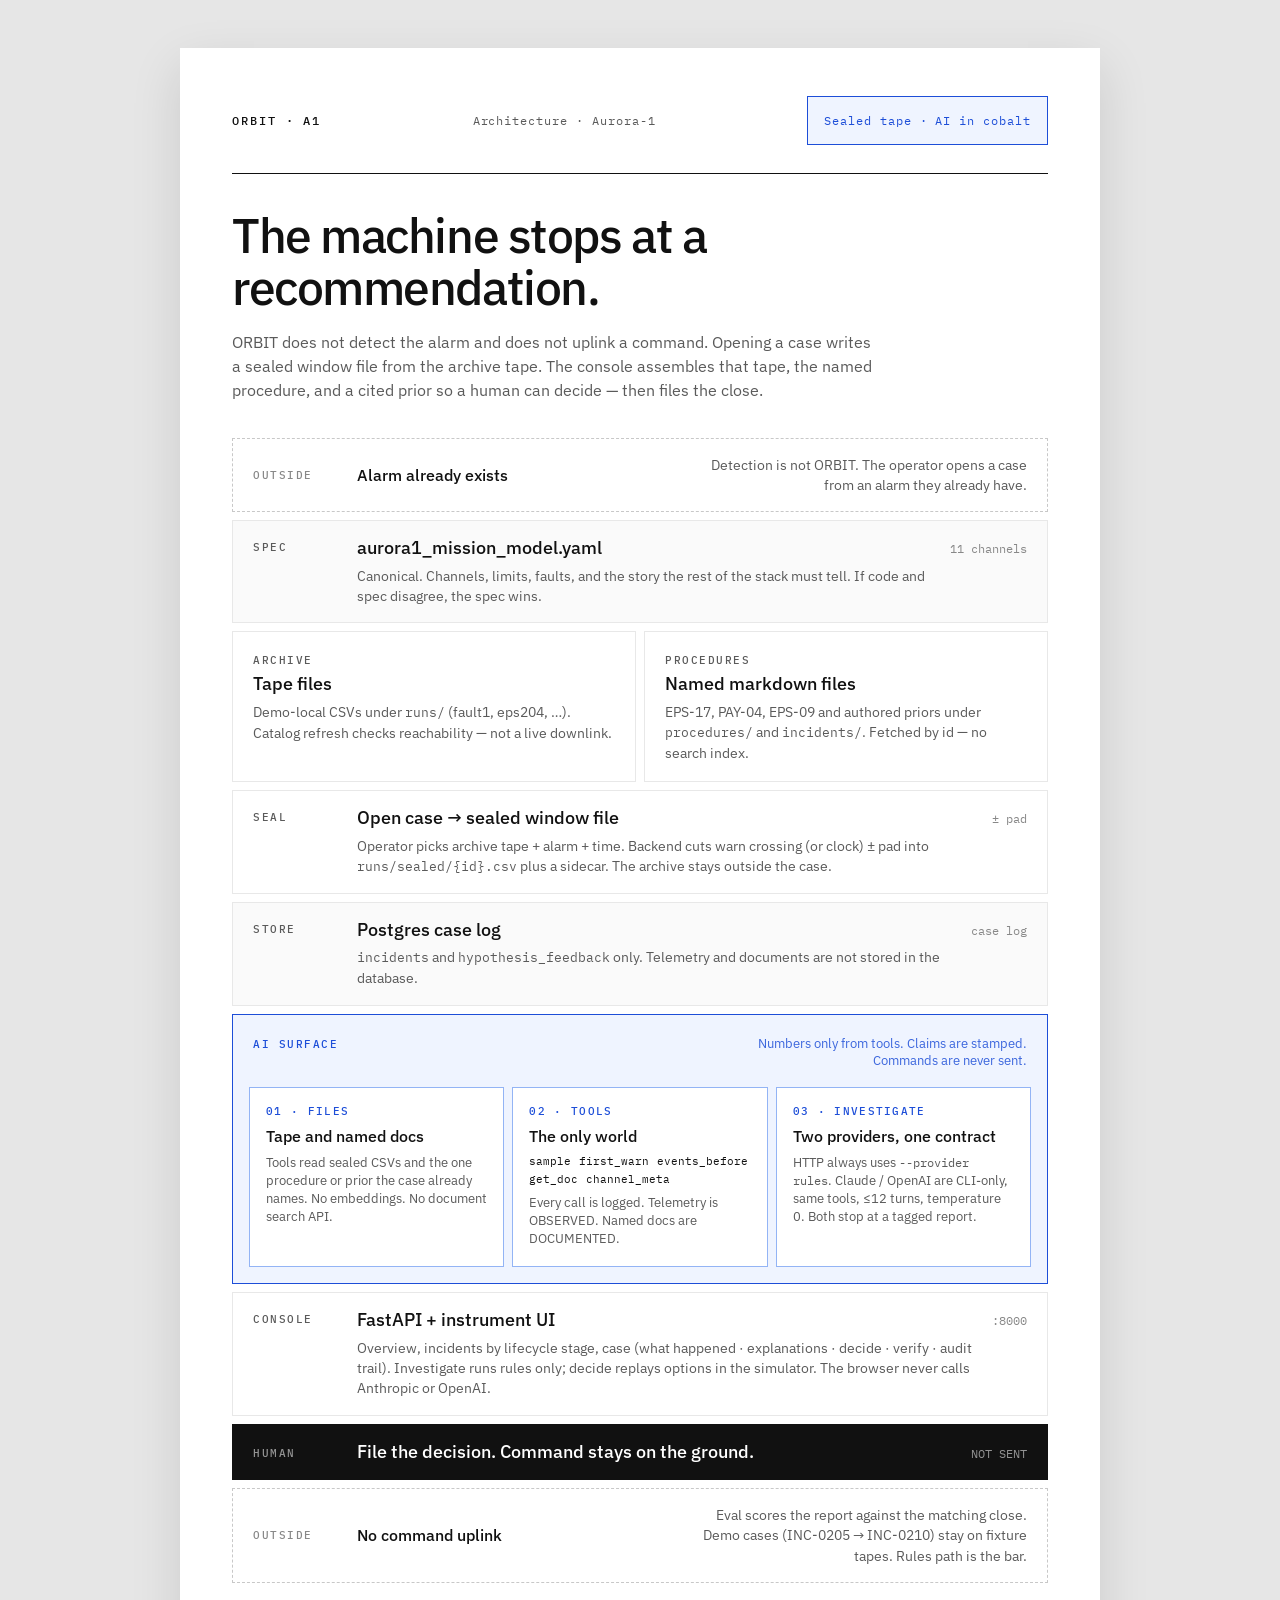
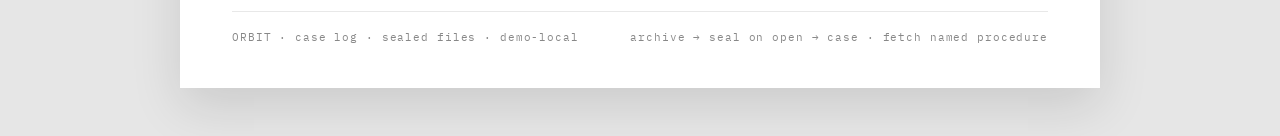
<file: docs/architecture.html>
<!DOCTYPE html>
<html lang="en">
<head>
  <meta charset="utf-8" />
  <meta name="viewport" content="width=device-width, initial-scale=1" />
  <title>ORBIT · Architecture · Sealed tape</title>
  <link rel="preconnect" href="https://fonts.googleapis.com" />
  <link rel="preconnect" href="https://fonts.gstatic.com" crossorigin />
  <link href="https://fonts.googleapis.com/css2?family=IBM+Plex+Mono:wght@400;500&family=IBM+Plex+Sans:wght@400;500;600&display=swap" rel="stylesheet" />
  <style>
    :root {
      --ink: #111111;
      --mute: #5a5a5a;
      --faint: #888888;
      --line: #e8e8e8;
      --dash: #c8c8c8;
      --wash: #fafafa;
      --paper: #ffffff;
      --cobalt: #1d4ed8;
      --cobalt-soft: #eff4ff;
      --cobalt-line: #93b4f5;
      --human: #111111;
    }

    * { box-sizing: border-box; }
    html, body {
      margin: 0;
      padding: 0;
      background: #e6e6e6;
      color: var(--ink);
      font-family: "IBM Plex Sans", sans-serif;
      -webkit-font-smoothing: antialiased;
    }

    .stage {
      min-height: 100vh;
      display: flex;
      justify-content: center;
      padding: 48px 24px;
    }

    .poster {
      width: 920px;
      background: var(--paper);
      padding: 48px 52px 44px;
      box-shadow: 0 18px 48px rgba(0, 0, 0, 0.12);
    }

    .mast {
      display: flex;
      align-items: baseline;
      justify-content: space-between;
      padding-bottom: 28px;
      border-bottom: 1px solid var(--ink);
    }
    .mast p {
      margin: 0;
      font-family: "IBM Plex Mono", monospace;
      font-size: 12px;
      letter-spacing: 0.12em;
    }
    .mast .brand { font-weight: 500; letter-spacing: 0.16em; }
    .mast .mid { color: var(--mute); font-weight: 400; letter-spacing: 0.08em; }
    .mast .ai { color: var(--cobalt); font-weight: 400; letter-spacing: 0.08em; }

    .title-block {
      display: flex;
      flex-direction: column;
      gap: 16px;
      padding: 36px 0 36px;
    }
    .title-block h1 {
      margin: 0;
      max-width: 18ch;
      font-size: 48px;
      font-weight: 500;
      letter-spacing: -0.03em;
      line-height: 1.08;
    }
    .title-block .lede {
      margin: 0;
      max-width: 64ch;
      font-size: 16px;
      line-height: 1.5;
      color: var(--mute);
    }

    .stack {
      display: flex;
      flex-direction: column;
      gap: 8px;
    }

    .row {
      display: flex;
      align-items: flex-start;
      gap: 16px;
      width: 100%;
      padding: 16px 20px;
      border: 1px solid var(--line);
      background: var(--paper);
    }
    .row.outside {
      align-items: center;
      justify-content: space-between;
      border-style: dashed;
      border-color: var(--dash);
      background: transparent;
    }
    .row.wash { background: var(--wash); }
    .row.human {
      background: var(--human);
      border-color: var(--human);
      color: #fff;
      align-items: center;
      justify-content: space-between;
    }
    .row.human .kicker { color: rgba(255, 255, 255, 0.55); }
    .row.human .name { color: #fff; }
    .row.human .note { color: rgba(255, 255, 255, 0.7); }
    .row.human .tag { color: rgba(255, 255, 255, 0.55); }

    .pair {
      display: flex;
      gap: 8px;
      width: 100%;
    }
    .pair > .cell {
      flex: 1;
      display: flex;
      flex-direction: column;
      gap: 6px;
      padding: 18px 20px;
      border: 1px solid var(--line);
      background: var(--paper);
      min-width: 0;
    }

    .kicker {
      margin: 0;
      width: 88px;
      flex-shrink: 0;
      padding-top: 3px;
      font-family: "IBM Plex Mono", monospace;
      font-size: 11px;
      font-weight: 500;
      letter-spacing: 0.14em;
      color: var(--mute);
    }
    .outside .kicker { color: var(--faint); width: 88px; padding-top: 0; }
    .body { flex: 1; min-width: 0; display: flex; flex-direction: column; gap: 6px; }
    .name {
      margin: 0;
      font-size: 18px;
      font-weight: 500;
      line-height: 1.25;
    }
    .note {
      margin: 0;
      font-size: 14px;
      font-weight: 400;
      line-height: 1.45;
      color: var(--mute);
    }
    .tag {
      margin: 0;
      flex-shrink: 0;
      font-family: "IBM Plex Mono", monospace;
      font-size: 12px;
      color: var(--faint);
      padding-top: 4px;
    }
    .outside-left {
      display: flex;
      align-items: center;
      gap: 16px;
      min-width: 0;
    }
    .outside .name { font-size: 16px; }
    .outside .note { max-width: 42ch; text-align: right; }

    .ai {
      border: 1.5px solid var(--cobalt);
      background: var(--cobalt-soft);
      padding: 16px;
      display: flex;
      flex-direction: column;
      gap: 10px;
    }
    .ai-head {
      display: flex;
      align-items: baseline;
      justify-content: space-between;
      gap: 16px;
      padding: 4px 4px 8px;
    }
    .ai-head .label {
      margin: 0;
      font-family: "IBM Plex Mono", monospace;
      font-size: 11px;
      font-weight: 500;
      letter-spacing: 0.14em;
      color: var(--cobalt);
    }
    .ai-head .hint {
      margin: 0;
      font-size: 13px;
      color: var(--cobalt);
      opacity: 0.85;
      text-align: right;
      max-width: 42ch;
    }
    .ai-grid {
      display: grid;
      grid-template-columns: 1fr 1fr 1fr;
      gap: 8px;
    }
    .ai-card {
      background: var(--paper);
      border: 1px solid var(--cobalt-line);
      padding: 16px 16px 18px;
      display: flex;
      flex-direction: column;
      gap: 8px;
      min-width: 0;
    }
    .ai-card .num {
      margin: 0;
      font-family: "IBM Plex Mono", monospace;
      font-size: 11px;
      font-weight: 500;
      letter-spacing: 0.12em;
      color: var(--cobalt);
    }
    .ai-card .name { font-size: 16px; }
    .ai-card .note { font-size: 13px; line-height: 1.4; }
    .tools {
      margin: 0;
      padding: 0;
      list-style: none;
      display: flex;
      flex-wrap: wrap;
      gap: 4px 8px;
      font-family: "IBM Plex Mono", monospace;
      font-size: 11px;
      color: var(--ink);
    }
    .tools li::before { content: none; }

    .foot {
      margin-top: 28px;
      padding-top: 18px;
      border-top: 1px solid var(--line);
      display: flex;
      justify-content: space-between;
      gap: 16px;
      font-family: "IBM Plex Mono", monospace;
      font-size: 11px;
      letter-spacing: 0.08em;
      color: var(--faint);
    }

    @media print {
      body { background: #fff; }
      .stage { padding: 0; }
      .poster { box-shadow: none; width: 100%; }
    }
  </style>
</head>
<body>
  <div class="stage">
    <article class="poster" aria-label="ORBIT architecture poster">
      <header class="mast">
        <p class="brand">ORBIT · A1</p>
        <p class="mid">Architecture · Aurora-1</p>
        <p class="ai">Sealed tape · AI in cobalt</p>
      </header>

      <div class="title-block">
        <h1>The machine stops at a recommendation.</h1>
        <p class="lede">
          ORBIT does not detect the alarm and does not uplink a command.
          Opening a case writes a sealed window file from the archive tape.
          The console assembles that tape, the named procedure, and a cited prior so a human can decide — then files the close.
        </p>
      </div>

      <div class="stack">
        <div class="row outside">
          <div class="outside-left">
            <p class="kicker">OUTSIDE</p>
            <p class="name">Alarm already exists</p>
          </div>
          <p class="note">Detection is not ORBIT. The operator opens a case from an alarm they already have.</p>
        </div>

        <div class="row wash">
          <p class="kicker">SPEC</p>
          <div class="body">
            <p class="name">aurora1_mission_model.yaml</p>
            <p class="note">Canonical. Channels, limits, faults, and the story the rest of the stack must tell. If code and spec disagree, the spec wins.</p>
          </div>
          <p class="tag">11 channels</p>
        </div>

        <div class="pair">
          <div class="cell">
            <p class="kicker" style="width:auto">ARCHIVE</p>
            <p class="name">Tape files</p>
            <p class="note">Demo-local CSVs under <span style="font-family:'IBM Plex Mono',monospace;font-size:13px">runs/</span> (fault1, eps204, …). Catalog refresh checks reachability — not a live downlink.</p>
          </div>
          <div class="cell">
            <p class="kicker" style="width:auto">PROCEDURES</p>
            <p class="name">Named markdown files</p>
            <p class="note">EPS-17, PAY-04, EPS-09 and authored priors under <span style="font-family:'IBM Plex Mono',monospace;font-size:13px">procedures/</span> and <span style="font-family:'IBM Plex Mono',monospace;font-size:13px">incidents/</span>. Fetched by id — no search index.</p>
          </div>
        </div>

        <div class="row">
          <p class="kicker">SEAL</p>
          <div class="body">
            <p class="name">Open case → sealed window file</p>
            <p class="note">Operator picks archive tape + alarm + time. Backend cuts warn crossing (or clock) ± pad into <span style="font-family:'IBM Plex Mono',monospace;font-size:13px">runs/sealed/{id}.csv</span> plus a sidecar. The archive stays outside the case.</p>
          </div>
          <p class="tag">± pad</p>
        </div>

        <div class="row wash">
          <p class="kicker">STORE</p>
          <div class="body">
            <p class="name">Postgres case log</p>
            <p class="note"><span style="font-family:'IBM Plex Mono',monospace;font-size:13px">incidents</span> and <span style="font-family:'IBM Plex Mono',monospace;font-size:13px">hypothesis_feedback</span> only. Telemetry and documents are not stored in the database.</p>
          </div>
          <p class="tag">case log</p>
        </div>

        <div class="ai">
          <div class="ai-head">
            <p class="label">AI SURFACE</p>
            <p class="hint">Numbers only from tools. Claims are stamped. Commands are never sent.</p>
          </div>
          <div class="ai-grid">
            <div class="ai-card">
              <p class="num">01 · FILES</p>
              <p class="name">Tape and named docs</p>
              <p class="note">Tools read sealed CSVs and the one procedure or prior the case already names. No embeddings. No document search API.</p>
            </div>
            <div class="ai-card">
              <p class="num">02 · TOOLS</p>
              <p class="name">The only world</p>
              <ul class="tools">
                <li>sample</li>
                <li>first_warn</li>
                <li>events_before</li>
                <li>get_doc</li>
                <li>channel_meta</li>
              </ul>
              <p class="note">Every call is logged. Telemetry is OBSERVED. Named docs are DOCUMENTED.</p>
            </div>
            <div class="ai-card">
              <p class="num">03 · INVESTIGATE</p>
              <p class="name">Two providers, one contract</p>
              <p class="note">HTTP always uses <span style="font-family:'IBM Plex Mono',monospace;font-size:12px">--provider rules</span>. Claude / OpenAI are CLI-only, same tools, ≤12 turns, temperature 0. Both stop at a tagged report.</p>
            </div>
          </div>
        </div>

        <div class="row">
          <p class="kicker">CONSOLE</p>
          <div class="body">
            <p class="name">FastAPI + instrument UI</p>
            <p class="note">Overview, incidents by lifecycle stage, case (what happened · explanations · decide · verify · audit trail). Investigate runs rules only; decide replays options in the simulator. The browser never calls Anthropic or OpenAI.</p>
          </div>
          <p class="tag">:8000</p>
        </div>

        <div class="row human">
          <div class="outside-left">
            <p class="kicker">HUMAN</p>
            <p class="name">File the decision. Command stays on the ground.</p>
          </div>
          <p class="tag">NOT SENT</p>
        </div>

        <div class="row outside">
          <div class="outside-left">
            <p class="kicker">OUTSIDE</p>
            <p class="name">No command uplink</p>
          </div>
          <p class="note">Eval scores the report against the matching close. Demo cases (INC-0205 → INC-0210) stay on fixture tapes. Rules path is the bar.</p>
        </div>
      </div>

      <footer class="foot">
        <span>ORBIT · case log · sealed files · demo-local</span>
        <span>archive → seal on open → case · fetch named procedure</span>
      </footer>
    </article>
  </div>
</body>
</html>
</file>
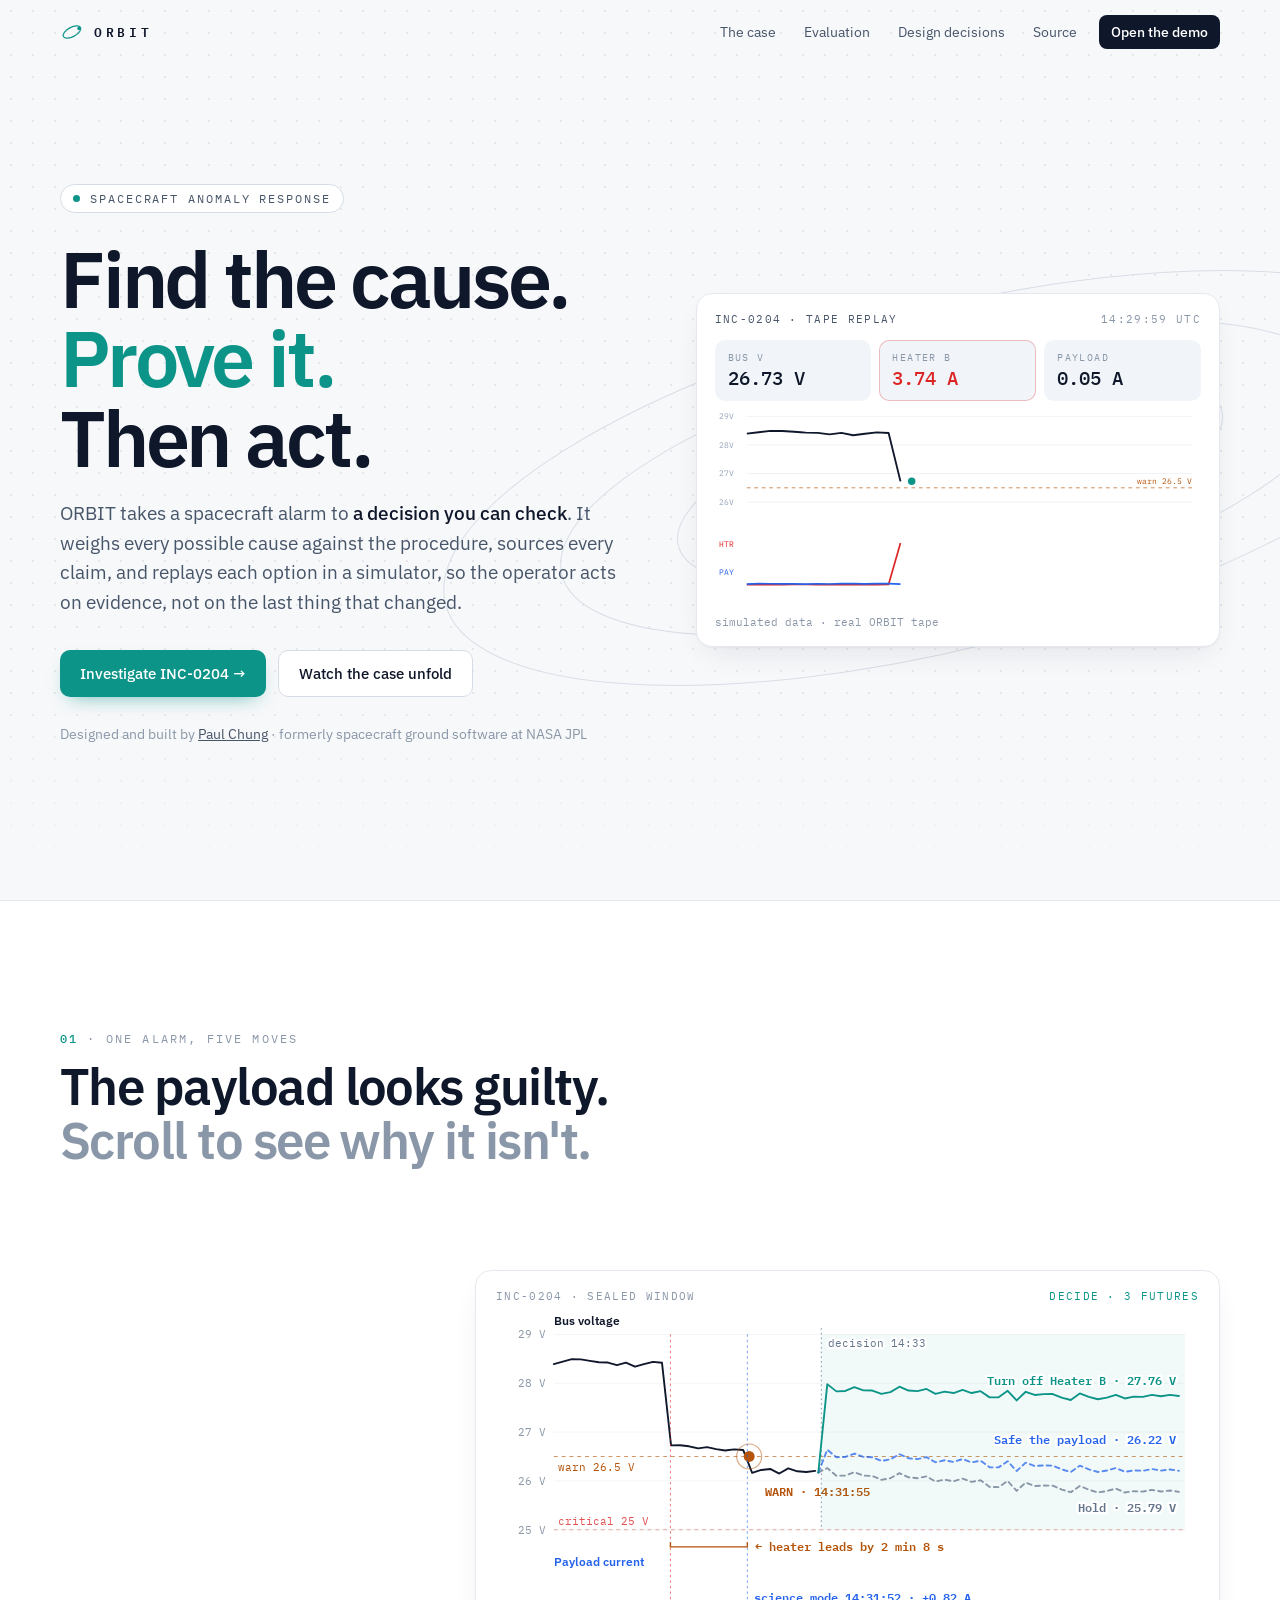
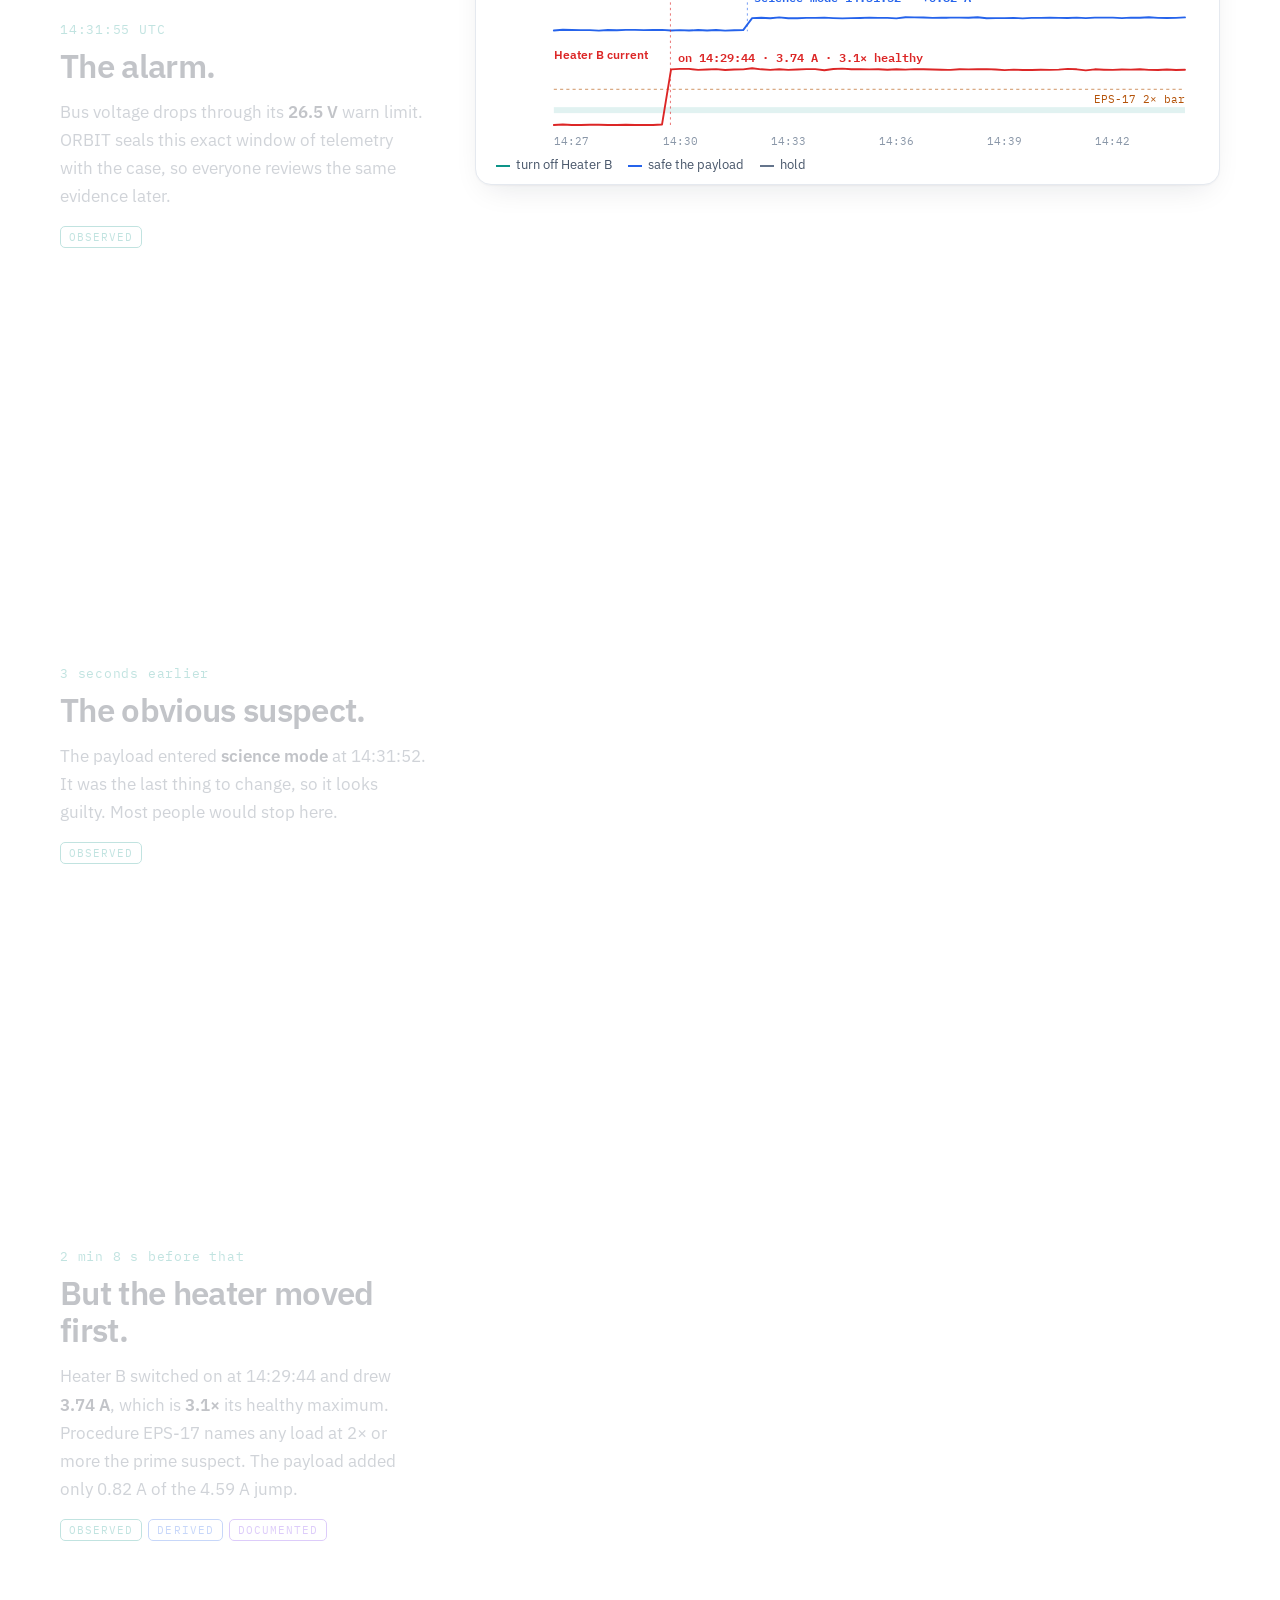
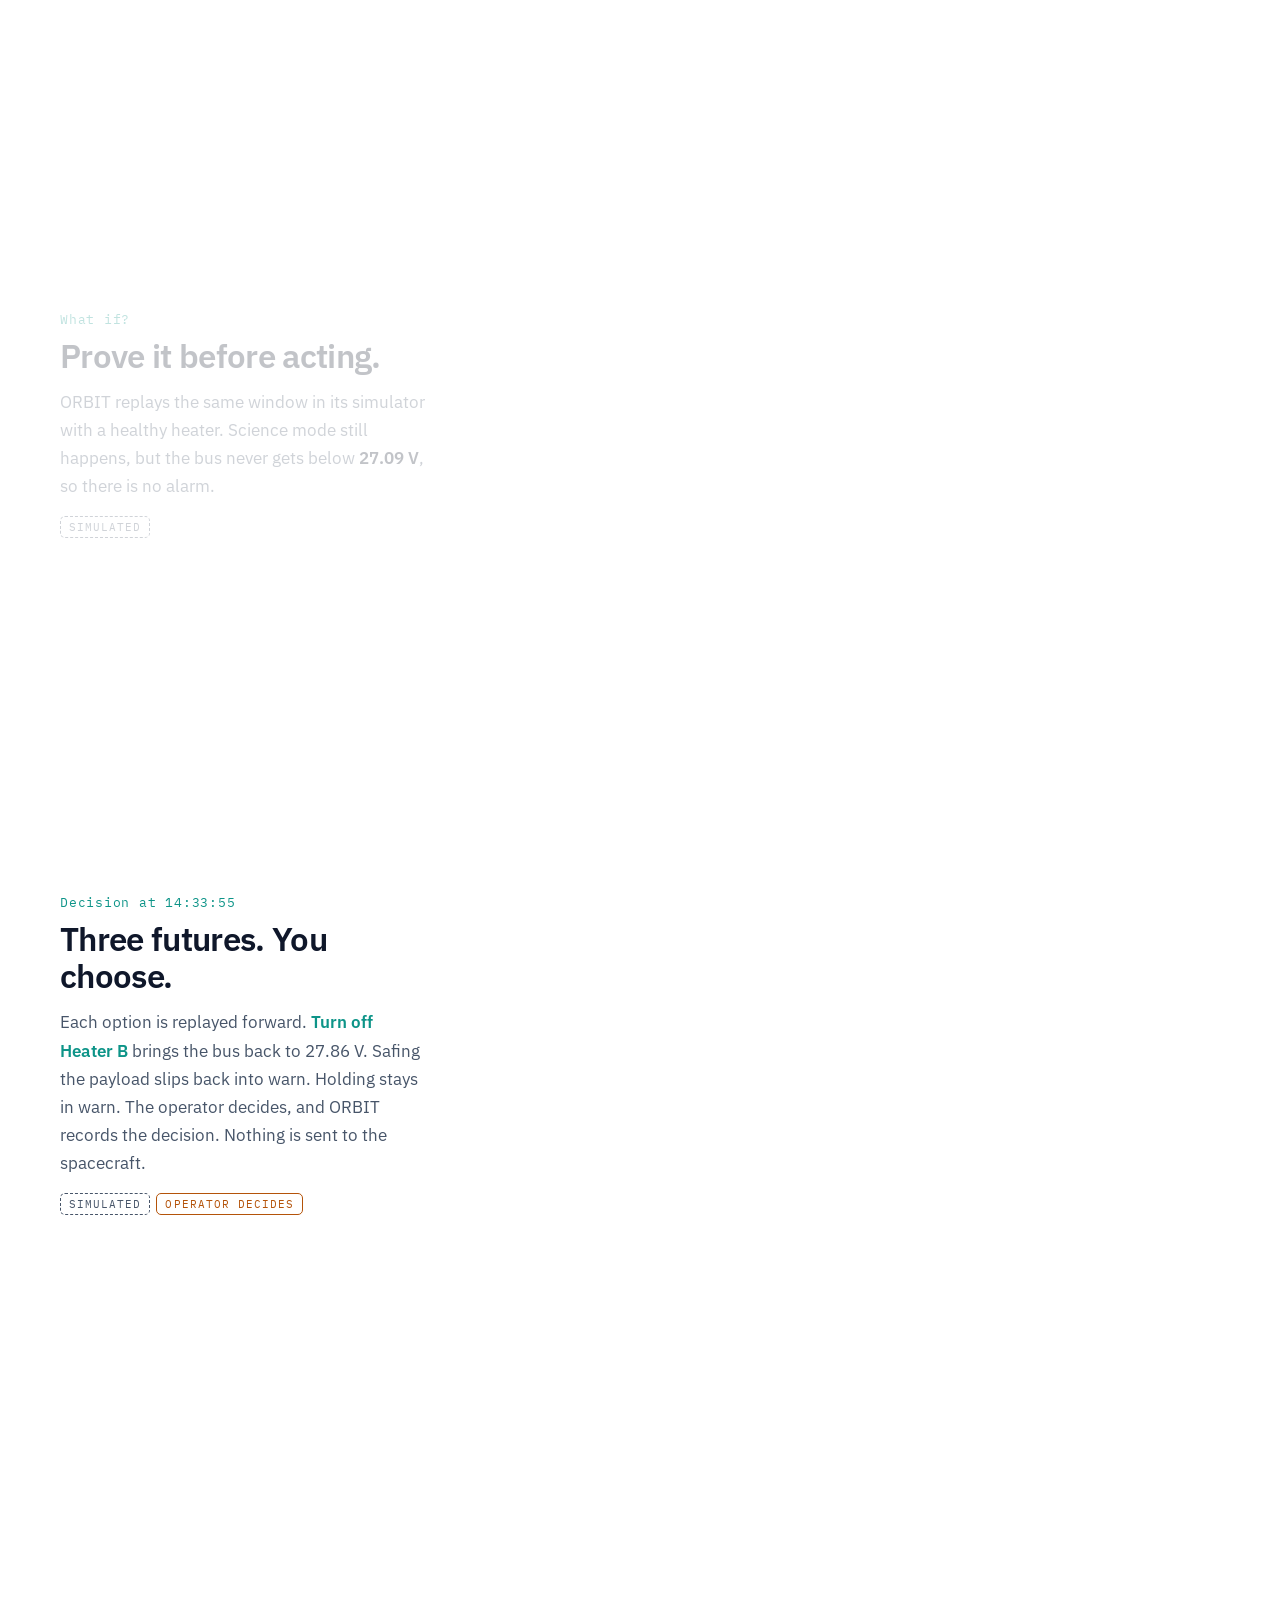
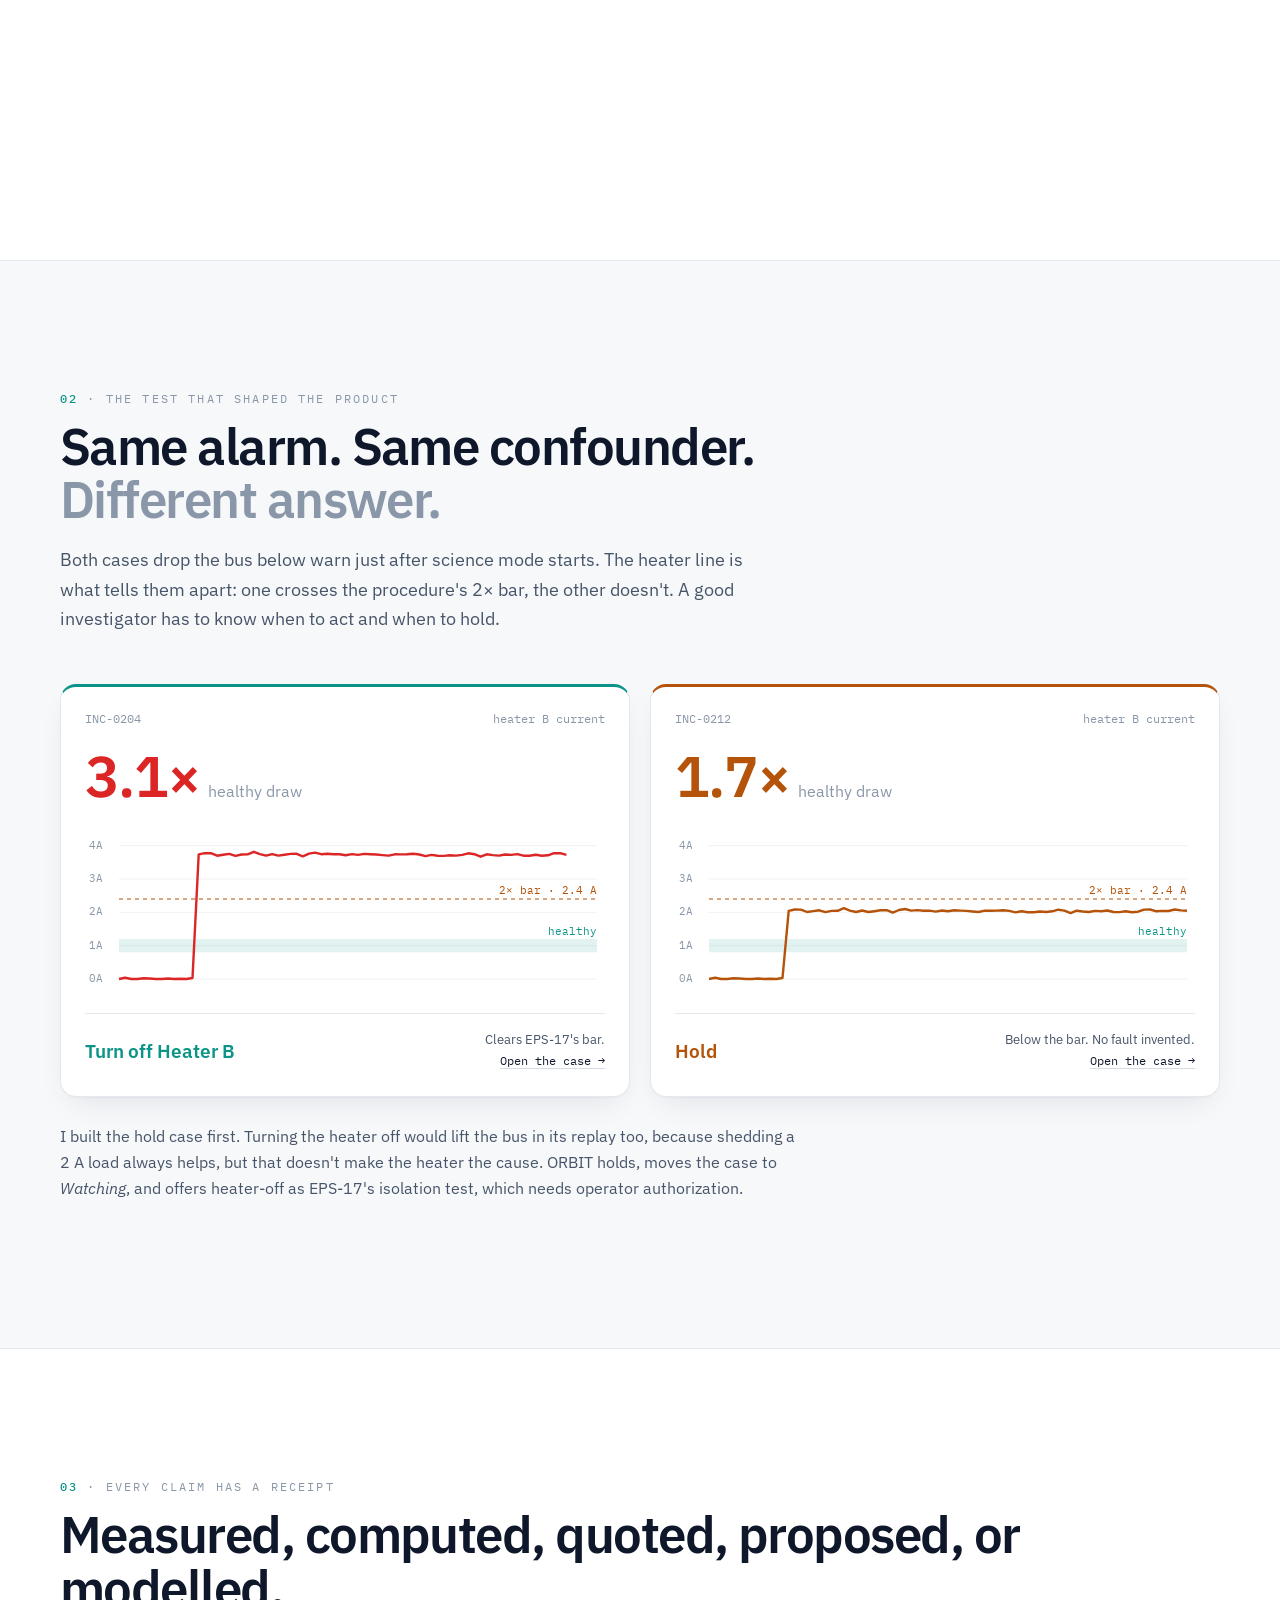
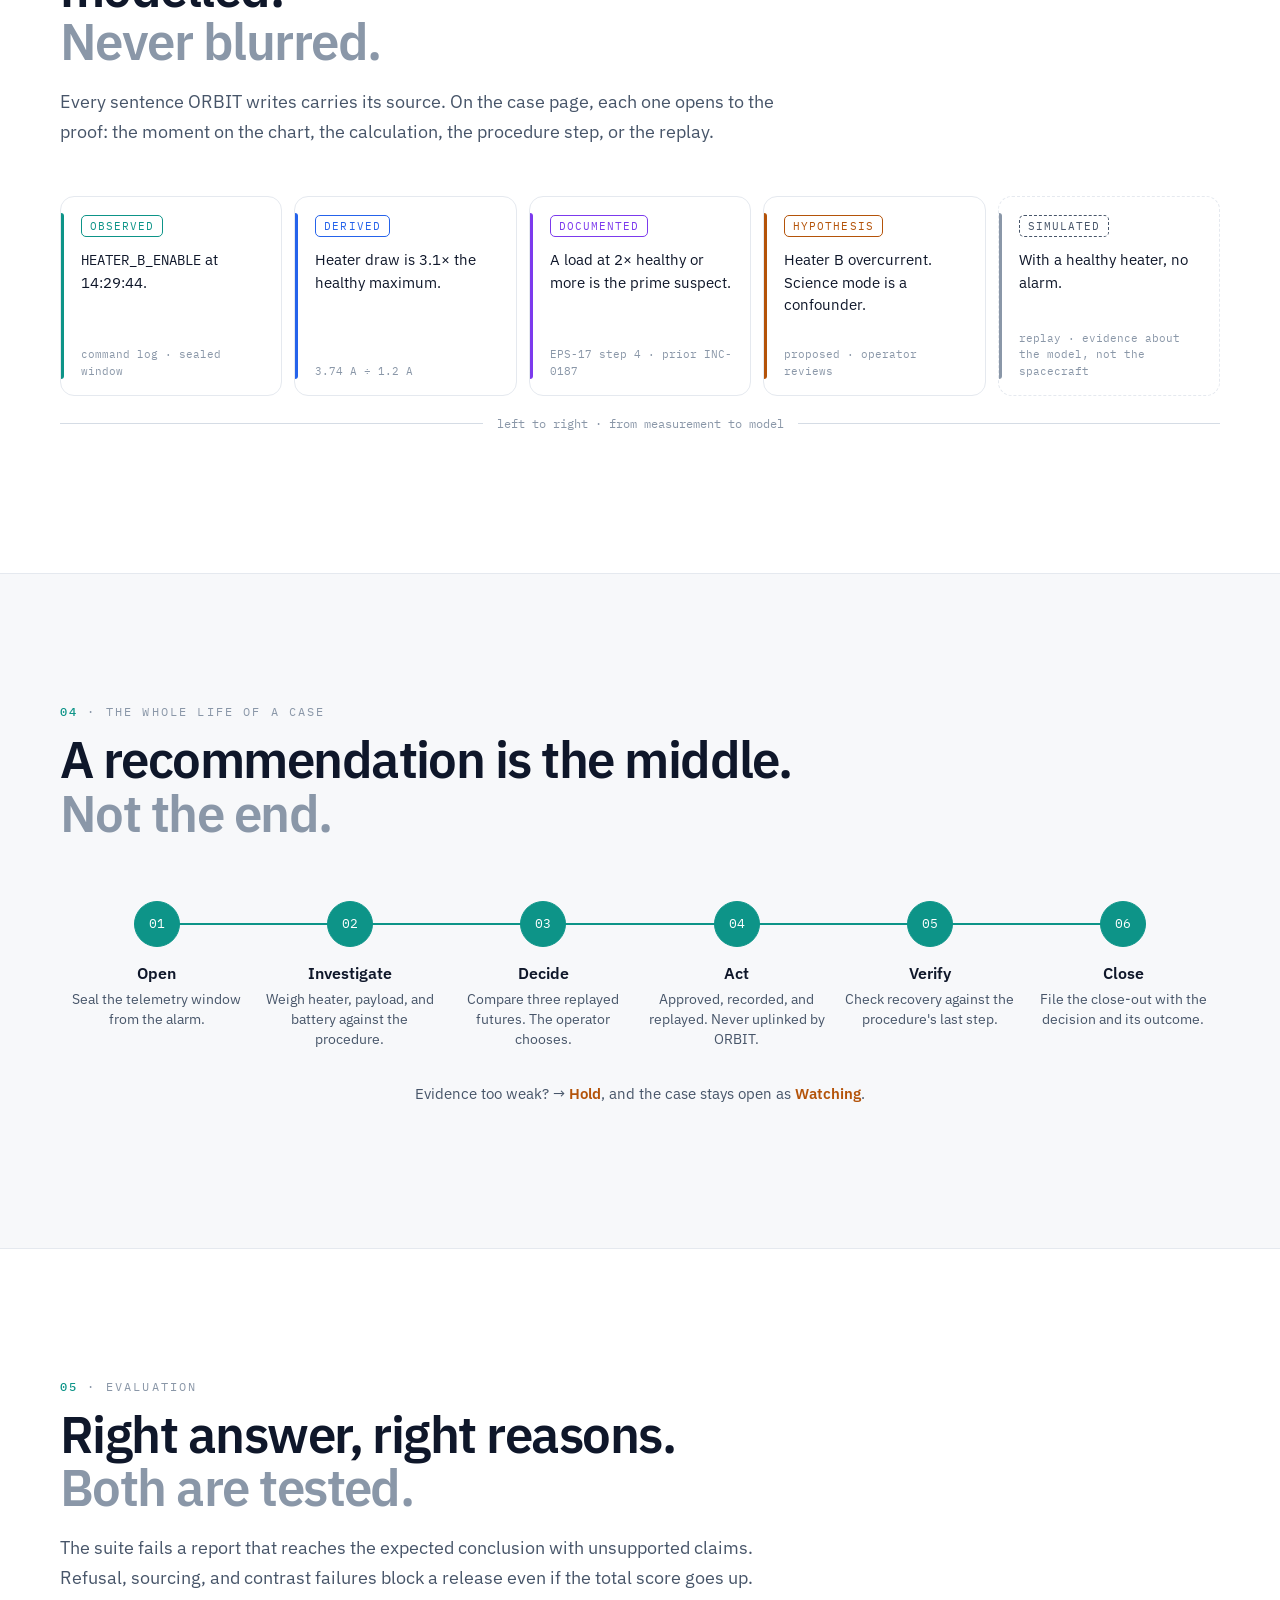
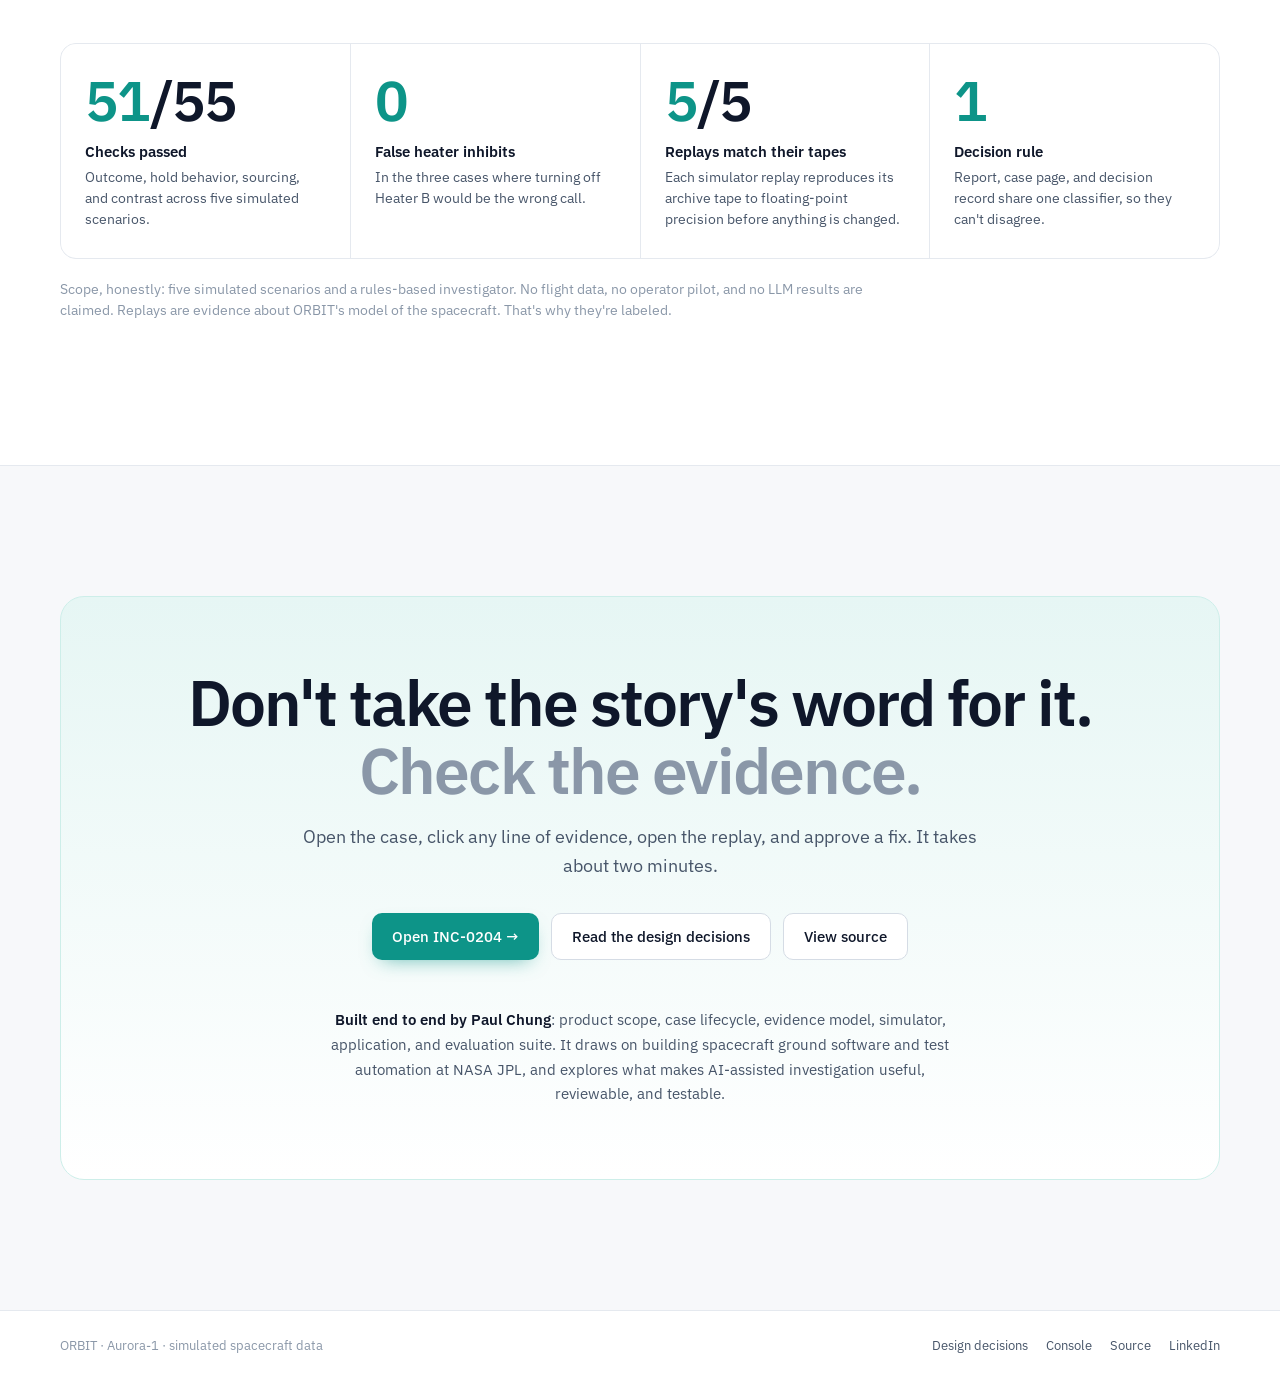
<file: ui/landing-v2.html>
<!doctype html>
<html lang="en">
<head>
<meta charset="utf-8" />
<meta name="viewport" content="width=device-width, initial-scale=1" />
<title>ORBIT — Find the cause. Prove it. Then act.</title>
<meta name="description" content="ORBIT takes a spacecraft anomaly from alarm to a decision you can check: every explanation weighed, every claim sourced, every option replayed before anyone acts. Built by Paul Chung." />
<link rel="preconnect" href="https://fonts.googleapis.com" />
<link rel="preconnect" href="https://fonts.gstatic.com" crossorigin />
<link href="https://fonts.googleapis.com/css2?family=IBM+Plex+Mono:wght@400;500;600&family=IBM+Plex+Sans:wght@300;400;500;600;700&display=swap" rel="stylesheet" />
<style>
:root {
  --bg: #f7f8fa; --paper: #ffffff; --tint: #f1f5f9;
  --line: #e5e9ef; --line-2: #d5dce5;
  --text: #0f172a; --text-2: #475569; --text-3: #8a97a8;
  --signal: #0d9488; --signal-2: #14b8a6; --signal-soft: #e6f6f4;
  --warn: #b45309; --warn-soft: #fdf3e6; --crit: #dc2626;
  --heater: #dc2626; --payload: #2563eb; --bus: #0f172a; --violet: #7c3aed;
  --sans: "IBM Plex Sans", system-ui, sans-serif; --mono: "IBM Plex Mono", ui-monospace, monospace;
  --ease: cubic-bezier(.2,.7,.2,1);
  --shadow: 0 1px 2px rgba(15,23,42,.04), 0 12px 32px -12px rgba(15,23,42,.12);
}
* { box-sizing: border-box; }
html { scroll-behavior: smooth; background: var(--bg); }
body { margin: 0; color: var(--text); font-family: var(--sans); -webkit-font-smoothing: antialiased; overflow-x: hidden; background: var(--bg); }
a { color: inherit; }
code { font-family: var(--mono); font-size: .92em; }
.wrap { width: min(1160px, calc(100% - 48px)); margin-inline: auto; }

/* nav */
.nav { position: fixed; inset: 0 0 auto; z-index: 50; transition: background .3s, border-color .3s; border-bottom: 1px solid transparent; }
.nav.scrolled { background: rgba(247,248,250,.86); backdrop-filter: blur(12px); border-bottom-color: var(--line); }
.nav-in { display: flex; align-items: center; justify-content: space-between; height: 64px; }
.brand { display: flex; align-items: center; gap: 10px; text-decoration: none; font-family: var(--mono); letter-spacing: .28em; font-size: 13px; font-weight: 600; }
.brand svg { width: 24px; height: 24px; color: var(--signal); }
.nav-links { display: flex; gap: 4px; align-items: center; }
.nav-links a { text-decoration: none; font-size: 14px; color: var(--text-2); padding: 8px 12px; border-radius: 8px; }
.nav-links a:hover { color: var(--text); }
.nav-links .cta { color: #fff; background: var(--text); font-weight: 500; margin-left: 6px; }
.nav-links .cta:hover { color: #fff; background: #1e293b; }

/* hero */
.hero { position: relative; min-height: 100vh; display: grid; align-items: center; overflow: hidden; padding: 120px 0 80px;
  background-image: radial-gradient(rgba(15,23,42,.07) 1px, transparent 1px); background-size: 22px 22px; }
.hero::after { content: ""; position: absolute; inset: auto 0 0; height: 200px; background: linear-gradient(transparent, var(--bg)); pointer-events: none; }
.orbits { position: absolute; right: -220px; top: 50%; width: 1100px; height: 700px; transform: translateY(-46%); pointer-events: none; opacity: .9; }
.orbits ellipse { fill: none; stroke: var(--line-2); stroke-width: 1; }
.orbits .sat { fill: var(--signal); }
.orbits .sat-halo { fill: var(--signal); opacity: .15; }
.hero-in { position: relative; z-index: 2; display: grid; grid-template-columns: 1.05fr .95fr; gap: 56px; align-items: center; }
.eyebrow { display: inline-flex; align-items: center; gap: 10px; font-family: var(--mono); font-size: 12px; letter-spacing: .16em; text-transform: uppercase; color: var(--text-2); padding: 6px 12px; border: 1px solid var(--line-2); border-radius: 99px; background: var(--paper); }
.eyebrow .live { width: 7px; height: 7px; border-radius: 50%; background: var(--signal); animation: ping 2.4s infinite; }
@keyframes ping { 0% { box-shadow: 0 0 0 0 rgba(13,148,136,.45); } 70% { box-shadow: 0 0 0 8px rgba(13,148,136,0); } 100% { box-shadow: 0 0 0 0 rgba(13,148,136,0); } }
h1 { margin: 26px 0 22px; font-size: clamp(46px, 6.2vw, 86px); line-height: 1; letter-spacing: -.04em; font-weight: 600; }
h1 span { display: block; }
h1 .accent { color: var(--signal); }
.lede { font-size: clamp(17px, 1.45vw, 19.5px); line-height: 1.6; color: var(--text-2); max-width: 34em; }
.lede b { color: var(--text); font-weight: 500; }
.actions { display: flex; flex-wrap: wrap; gap: 12px; margin-top: 32px; }
.btn { display: inline-flex; align-items: center; gap: 10px; padding: 13px 20px; border-radius: 10px; font-weight: 500; font-size: 15px; text-decoration: none; transition: transform .2s var(--ease), box-shadow .2s, background .2s, border-color .2s; }
.btn.primary { background: var(--signal); color: #fff; box-shadow: 0 8px 20px -10px rgba(13,148,136,.7); }
.btn.primary:hover { transform: translateY(-1px); background: #0f766e; }
.btn.ghost { border: 1px solid var(--line-2); color: var(--text); background: var(--paper); }
.btn.ghost:hover { border-color: var(--text-3); transform: translateY(-1px); }
.byline { margin-top: 28px; font-size: 13.5px; color: var(--text-3); }
.byline a { color: var(--text-2); }

/* console */
.console { position: relative; border-radius: 16px; padding: 18px 18px 14px; background: var(--paper); border: 1px solid var(--line); box-shadow: var(--shadow); }
.console-top { display: flex; justify-content: space-between; align-items: center; font-family: var(--mono); font-size: 11px; letter-spacing: .12em; color: var(--text-3); text-transform: uppercase; }
.console-top .id { color: var(--text-2); }
.readouts { display: grid; grid-template-columns: repeat(3, 1fr); gap: 8px; margin: 14px 0 6px; }
.ro { padding: 10px 12px; border-radius: 10px; background: var(--tint); border: 1px solid transparent; transition: border-color .3s, background .3s; }
.ro .k { font-family: var(--mono); font-size: 10px; letter-spacing: .14em; color: var(--text-3); }
.ro .v { font-family: var(--mono); font-size: 19px; font-weight: 500; margin-top: 2px; transition: color .3s; }
.ro.alarm { background: var(--warn-soft); border-color: rgba(180,83,9,.3); }
.ro.alarm .v { color: var(--warn); }
.ro.hot { border-color: rgba(220,38,38,.28); }
.ro.hot .v { color: var(--heater); }
#live { width: 100%; height: auto; display: block; }
.console-foot { display: flex; justify-content: space-between; align-items: center; margin-top: 8px; font-family: var(--mono); font-size: 11px; color: var(--text-3); }
.alarm-chip { opacity: 0; padding: 3px 9px; border-radius: 99px; color: var(--warn); background: var(--warn-soft); transition: opacity .3s; letter-spacing: .08em; }
.alarm-chip.on { opacity: 1; }

/* sections */
section.s { position: relative; padding: 130px 0; }
section.s.alt { background: var(--paper); border-block: 1px solid var(--line); }
.kicker { font-family: var(--mono); font-size: 12px; letter-spacing: .18em; text-transform: uppercase; color: var(--text-3); margin: 0; }
.kicker b { color: var(--signal); font-weight: 500; }
h2 { font-size: clamp(34px, 4vw, 56px); line-height: 1.05; letter-spacing: -.03em; font-weight: 600; margin: 14px 0 18px; }
h2 .dim { color: var(--text-3); }
.sub { font-size: 18px; line-height: 1.65; color: var(--text-2); max-width: 40em; margin: 0; }
.reveal { opacity: 0; transform: translateY(18px); transition: opacity .8s var(--ease), transform .8s var(--ease); }
.reveal.in { opacity: 1; transform: none; }

/* story */
.story-grid { display: grid; grid-template-columns: .66fr 1.34fr; gap: 48px; }
.steps { padding: 26vh 0 40vh; }
.step { min-height: 70vh; display: flex; flex-direction: column; justify-content: center; opacity: .25; transition: opacity .5s; }
.step.on { opacity: 1; }
.step .t { font-family: var(--mono); font-size: 13px; color: var(--signal); letter-spacing: .06em; }
.step h3 { font-size: clamp(26px, 2.6vw, 36px); line-height: 1.1; letter-spacing: -.02em; margin: 10px 0 14px; font-weight: 600; }
.step p { font-size: 17px; line-height: 1.65; color: var(--text-2); margin: 0; max-width: 30em; }
.step p b { color: var(--text); font-weight: 600; }
.step .tagline { margin-top: 16px; display: flex; flex-wrap: wrap; gap: 6px; }
.tg { font-family: var(--mono); font-size: 10.5px; letter-spacing: .1em; padding: 3px 8px; border-radius: 5px; border: 1px solid currentColor; background: var(--paper); }
.tg.o { color: var(--signal); } .tg.d { color: var(--payload); } .tg.doc { color: var(--violet); } .tg.h { color: var(--warn); } .tg.s { color: var(--text-2); border-style: dashed; }
.stage-wrap { position: relative; }
.stage { position: sticky; top: 12vh; height: 76vh; display: flex; flex-direction: column; justify-content: center; }
.stage-card { border-radius: 16px; border: 1px solid var(--line); background: var(--paper); padding: 18px 20px 12px; box-shadow: var(--shadow); }
.stage-head { display: flex; justify-content: space-between; align-items: center; gap: 12px; font-family: var(--mono); font-size: 11px; letter-spacing: .12em; text-transform: uppercase; color: var(--text-3); }
.stage-head .status { color: var(--warn); transition: color .3s; }
#story-svg { width: 100%; height: auto; display: block; margin-top: 8px; overflow: visible; }
#story-svg text { font-family: var(--mono); font-size: 14px; }
#story-svg text:not([fill]) { fill: var(--text-3); }
#story-svg .grid { stroke: rgba(15,23,42,.06); }
#story-svg .ln { fill: none; stroke-width: 2.4; stroke-linejoin: round; stroke-linecap: round; }
#story-svg .layer { opacity: 0; transition: opacity .7s var(--ease); }
#story-svg .layer.on { opacity: 1; }
#story-svg .draw { transition: stroke-dashoffset 1.6s var(--ease); }
#story-svg .lane-label { font-family: var(--sans); font-size: 16px; font-weight: 600; }
#story-svg .big { font-family: var(--mono); font-size: 15px; font-weight: 600; }
#story-svg .halo { paint-order: stroke; stroke: #fff; stroke-width: 6px; stroke-linejoin: round; }
.legend-row { display: flex; gap: 16px; flex-wrap: wrap; margin-top: 8px; font-size: 12.5px; color: var(--text-2); }
.legend-row i { display: inline-block; width: 14px; height: 2px; margin-right: 6px; vertical-align: middle; }

/* two answers */
.duo { display: grid; grid-template-columns: 1fr 1fr; gap: 20px; margin-top: 50px; }
.case { position: relative; border-radius: 16px; padding: 24px; border: 1px solid var(--line); background: var(--paper); box-shadow: var(--shadow); border-top: 3px solid var(--c); transition: transform .3s var(--ease); }
.case:hover { transform: translateY(-3px); }
.case.act { --c: var(--signal); } .case.hold { --c: var(--warn); }
.case-top { display: flex; justify-content: space-between; align-items: baseline; font-family: var(--mono); font-size: 12px; color: var(--text-3); }
.case-ratio { font-size: 58px; font-weight: 600; letter-spacing: -.03em; margin: 12px 0 0; }
.case.act .case-ratio { color: var(--heater); } .case.hold .case-ratio { color: var(--warn); }
.case-ratio small { font-size: 16px; color: var(--text-3); font-weight: 400; letter-spacing: 0; margin-left: 8px; }
.case svg { width: 100%; height: auto; display: block; margin: 12px 0 8px; }
.case svg text { font-family: var(--mono); font-size: 10.5px; }
.case svg text:not([fill]) { fill: var(--text-3); }
.verdict { display: flex; justify-content: space-between; align-items: center; gap: 12px; padding-top: 16px; border-top: 1px solid var(--line); }
.verdict b { font-size: 19px; font-weight: 600; }
.case.act .verdict b { color: var(--signal); } .case.hold .verdict b { color: var(--warn); }
.verdict span { font-size: 13px; color: var(--text-2); text-align: right; line-height: 1.6; }
.verdict a { font-family: var(--mono); font-size: 12px; text-decoration: none; color: var(--text); border-bottom: 1px solid var(--line-2); }
.duo-note { margin-top: 26px; font-size: 16px; color: var(--text-2); max-width: 46em; line-height: 1.65; }

/* receipts */
.receipts { display: grid; grid-template-columns: repeat(5, 1fr); gap: 12px; margin-top: 50px; }
.rc { position: relative; padding: 18px 18px 16px 20px; border-radius: 14px; background: var(--paper); border: 1px solid var(--line); min-height: 200px; display: flex; flex-direction: column; gap: 12px; transition: transform .3s var(--ease), box-shadow .3s; }
.rc:hover { transform: translateY(-4px); box-shadow: var(--shadow); }
.rc .tg { align-self: flex-start; }
.rc p { margin: 0; font-size: 15px; line-height: 1.5; color: var(--text); }
.rc small { margin-top: auto; font-family: var(--mono); font-size: 11px; color: var(--text-3); line-height: 1.5; }
.rc .rail { position: absolute; left: 0; top: 16px; bottom: 16px; width: 3px; background: var(--c); border-radius: 0 3px 3px 0; }
.rc.o { --c: var(--signal); } .rc.d { --c: var(--payload); } .rc.doc { --c: var(--violet); } .rc.h { --c: var(--warn); } .rc.s { --c: var(--text-3); border-style: dashed; }
.line-note { display: flex; align-items: center; gap: 14px; margin-top: 20px; font-family: var(--mono); font-size: 12px; color: var(--text-3); }
.line-note::before, .line-note::after { content: ""; height: 1px; flex: 1; background: var(--line-2); }

/* lifecycle */
.life { margin-top: 60px; position: relative; }
.track { position: relative; display: grid; grid-template-columns: repeat(6, 1fr); }
.track::before { content: ""; position: absolute; left: 8%; right: 8%; top: 22px; height: 2px; background: var(--line); }
.track .fill { position: absolute; left: 8%; top: 22px; height: 2px; width: 0; background: var(--signal); transition: width 2.4s var(--ease); }
.life.in .track .fill { width: 84%; }
.node { position: relative; text-align: center; padding: 0 8px; }
.node .dot { width: 46px; height: 46px; margin: 0 auto; border-radius: 50%; display: grid; place-items: center; font-family: var(--mono); font-size: 13px; background: var(--paper); border: 1.5px solid var(--line-2); color: var(--text-3); transition: all .5s var(--ease); position: relative; z-index: 1; }
.life.in .node .dot { border-color: var(--signal); color: #fff; background: var(--signal); }
.life.in .node:nth-child(2) .dot { transition-delay: .3s; } .life.in .node:nth-child(3) .dot { transition-delay: .7s; }
.life.in .node:nth-child(4) .dot { transition-delay: 1.1s; } .life.in .node:nth-child(5) .dot { transition-delay: 1.5s; }
.life.in .node:nth-child(6) .dot { transition-delay: 1.9s; } .life.in .node:nth-child(7) .dot { transition-delay: 2.3s; }
.node h4 { margin: 16px 0 6px; font-size: 16px; font-weight: 600; }
.node p { margin: 0; font-size: 13.5px; line-height: 1.5; color: var(--text-2); }
.branch { margin-top: 34px; text-align: center; font-size: 15px; color: var(--text-2); }
.branch b { color: var(--warn); font-weight: 600; }

/* proof */
.proof { display: grid; grid-template-columns: repeat(4, 1fr); gap: 1px; margin-top: 50px; background: var(--line); border: 1px solid var(--line); border-radius: 16px; overflow: hidden; }
.pf { background: var(--paper); padding: 28px 24px; }
.pf .n { font-size: clamp(40px, 4.4vw, 58px); font-weight: 600; letter-spacing: -.03em; line-height: 1; }
.pf .n span { color: var(--signal); }
.pf h4 { margin: 14px 0 6px; font-size: 15px; font-weight: 600; }
.pf p { margin: 0; font-size: 13.5px; line-height: 1.55; color: var(--text-2); }
.honest { margin-top: 20px; font-size: 13.5px; line-height: 1.6; color: var(--text-3); max-width: 60em; }

/* final */
.final { text-align: center; padding: 140px 0 120px; }
.final-card { padding: 72px 40px; border-radius: 24px; background: linear-gradient(180deg, var(--signal-soft), var(--paper)); border: 1px solid #cdeee9; }
.final h2 { font-size: clamp(36px, 5vw, 64px); margin-top: 0; }
.final .sub { margin-inline: auto; }
.final .actions { justify-content: center; }
.builder { margin: 48px auto 0; max-width: 620px; font-size: 15px; line-height: 1.65; color: var(--text-2); }
.builder b { color: var(--text); font-weight: 600; }
footer { border-top: 1px solid var(--line); padding: 26px 0; font-size: 13px; color: var(--text-3); background: var(--paper); }
footer .wrap { display: flex; justify-content: space-between; gap: 20px; flex-wrap: wrap; }
footer a { color: var(--text-2); text-decoration: none; margin-left: 18px; }

@media (max-width: 980px) {
  .hero-in, .story-grid, .duo { grid-template-columns: 1fr; }
  .orbits { right: -520px; opacity: .5; }
  .stage-wrap { order: -1; position: sticky; top: 64px; z-index: 3; background: var(--bg); padding-bottom: 8px; }
  .stage { position: static; height: auto; }
  .stage-card { padding: 12px 12px 8px; }
  .legend-row { display: none; }
  .steps { padding: 4vh 0 20vh; }
  .step { min-height: 55vh; justify-content: flex-start; padding-top: 4vh; }
  .nav-links a:not(.cta) { display: none; }
  .receipts { grid-template-columns: 1fr 1fr; }
  .proof { grid-template-columns: 1fr 1fr; }
  .track { grid-template-columns: repeat(3, 1fr); row-gap: 34px; }
  .track::before, .track .fill { display: none; }
  .final-card { padding: 48px 20px; }
}
@media (prefers-reduced-motion: reduce) {
  *, *::before, *::after { animation: none !important; transition: none !important; }
  .reveal { opacity: 1; transform: none; }
}
</style>
</head>
<body>

<nav class="nav" id="nav">
  <div class="wrap nav-in">
    <a class="brand" href="/">
      <svg viewBox="0 0 32 32"><ellipse cx="16" cy="16" rx="13" ry="6.2" fill="none" stroke="currentColor" stroke-width="1.6" transform="rotate(-28 16 16)"/><circle cx="25.4" cy="11.2" r="2.4" fill="currentColor"/></svg>
      ORBIT
    </a>
    <div class="nav-links">
      <a href="#story">The case</a>
      <a href="#proof">Evaluation</a>
      <a href="/about">Design decisions</a>
      <a href="https://github.com/pchung39/orbit" target="_blank" rel="noopener">Source</a>
      <a class="cta" href="/app/incidents/INC-0204">Open the demo</a>
    </div>
  </div>
</nav>

<!-- HERO -->
<header class="hero">
  <svg class="orbits" viewBox="0 0 1100 700" aria-hidden="true">
    <g transform="rotate(-14 550 350)">
      <ellipse cx="550" cy="350" rx="520" ry="170" />
      <ellipse cx="550" cy="350" rx="400" ry="128" />
      <ellipse cx="550" cy="350" rx="280" ry="88" />
      <g><circle class="sat-halo" r="14" /><circle class="sat" r="5" />
        <animateMotion dur="30s" repeatCount="indefinite" path="M1070,350 a520,170 0 1,1 -1040,0 a520,170 0 1,1 1040,0" /></g>
    </g>
  </svg>
  <div class="wrap hero-in">
    <div>
      <span class="eyebrow"><i class="live"></i>Spacecraft anomaly response</span>
      <h1><span>Find the cause.</span><span class="accent">Prove it.</span><span>Then act.</span></h1>
      <p class="lede">ORBIT takes a spacecraft alarm to <b>a decision you can check</b>. It weighs every possible cause against the procedure, sources every claim, and replays each option in a simulator, so the operator acts on evidence, not on the last thing that changed.</p>
      <div class="actions">
        <a class="btn primary" href="/app/incidents/INC-0204">Investigate INC-0204 →</a>
        <a class="btn ghost" href="#story">Watch the case unfold</a>
      </div>
      <p class="byline">Designed and built by <a href="https://www.linkedin.com/in/paulchung39/" target="_blank" rel="noopener">Paul Chung</a> · formerly spacecraft ground software at NASA JPL</p>
    </div>
    <div class="console" aria-label="Telemetry replay of INC-0204">
      <div class="console-top"><span class="id">INC-0204 · tape replay</span><span id="clock">14:26:30 UTC</span></div>
      <div class="readouts">
        <div class="ro" id="ro-bus"><div class="k">BUS V</div><div class="v" id="v-bus">—</div></div>
        <div class="ro" id="ro-htr"><div class="k">HEATER B</div><div class="v" id="v-htr">—</div></div>
        <div class="ro" id="ro-pay"><div class="k">PAYLOAD</div><div class="v" id="v-pay">—</div></div>
      </div>
      <svg id="live" viewBox="0 0 520 210" aria-hidden="true"></svg>
      <div class="console-foot"><span>simulated data · real ORBIT tape</span><span class="alarm-chip" id="alarm-chip">WARN · EPS.bus_voltage</span></div>
    </div>
  </div>
</header>

<!-- STORY -->
<section class="s story alt" id="story">
  <div class="wrap">
    <div class="reveal">
      <p class="kicker"><b>01</b> · One alarm, five moves</p>
      <h2>The payload looks guilty.<br /><span class="dim">Scroll to see why it isn't.</span></h2>
    </div>
    <div class="story-grid">
      <div class="steps" id="steps">
        <div class="step" data-step="1">
          <span class="t">14:31:55 UTC</span>
          <h3>The alarm.</h3>
          <p>Bus voltage drops through its <b>26.5 V</b> warn limit. ORBIT seals this exact window of telemetry with the case, so everyone reviews the same evidence later.</p>
          <div class="tagline"><span class="tg o">OBSERVED</span></div>
        </div>
        <div class="step" data-step="2">
          <span class="t">3 seconds earlier</span>
          <h3>The obvious suspect.</h3>
          <p>The payload entered <b>science mode</b> at 14:31:52. It was the last thing to change, so it looks guilty. Most people would stop here.</p>
          <div class="tagline"><span class="tg o">OBSERVED</span></div>
        </div>
        <div class="step" data-step="3">
          <span class="t">2 min 8 s before that</span>
          <h3>But the heater moved first.</h3>
          <p>Heater B switched on at 14:29:44 and drew <b>3.74 A</b>, which is <b>3.1×</b> its healthy maximum. Procedure EPS-17 names any load at 2× or more the prime suspect. The payload added only 0.82 A of the 4.59 A jump.</p>
          <div class="tagline"><span class="tg o">OBSERVED</span><span class="tg d">DERIVED</span><span class="tg doc">DOCUMENTED</span></div>
        </div>
        <div class="step" data-step="4">
          <span class="t">What if?</span>
          <h3>Prove it before acting.</h3>
          <p>ORBIT replays the same window in its simulator with a healthy heater. Science mode still happens, but the bus never gets below <b>27.09 V</b>, so there is no alarm.</p>
          <div class="tagline"><span class="tg s">SIMULATED</span></div>
        </div>
        <div class="step" data-step="5">
          <span class="t">Decision at 14:33:55</span>
          <h3>Three futures. You choose.</h3>
          <p>Each option is replayed forward. <b style="color:var(--signal)">Turn off Heater B</b> brings the bus back to 27.86 V. Safing the payload slips back into warn. Holding stays in warn. The operator decides, and ORBIT records the decision. Nothing is sent to the spacecraft.</p>
          <div class="tagline"><span class="tg s">SIMULATED</span><span class="tg h">OPERATOR DECIDES</span></div>
        </div>
      </div>
      <div class="stage-wrap">
        <div class="stage">
          <div class="stage-card">
            <div class="stage-head"><span>INC-0204 · sealed window</span><span class="status" id="stage-status">ALARM</span></div>
            <svg id="story-svg" viewBox="0 0 900 560" role="img" aria-label="Bus voltage, payload current and heater current around the INC-0204 alarm, with a replay and three option previews."></svg>
            <div class="legend-row" id="stage-legend"></div>
          </div>
        </div>
      </div>
    </div>
  </div>
</section>

<!-- TWO ANSWERS -->
<section class="s">
  <div class="wrap">
    <div class="reveal">
      <p class="kicker"><b>02</b> · The test that shaped the product</p>
      <h2>Same alarm. Same confounder.<br /><span class="dim">Different answer.</span></h2>
      <p class="sub">Both cases drop the bus below warn just after science mode starts. The heater line is what tells them apart: one crosses the procedure's 2× bar, the other doesn't. A good investigator has to know when to act and when to hold.</p>
    </div>
    <div class="duo">
      <article class="case act reveal">
        <div class="case-top"><span>INC-0204</span><span>heater B current</span></div>
        <p class="case-ratio">3.1×<small>healthy draw</small></p>
        <svg id="duo-a" viewBox="0 0 520 180" aria-hidden="true"></svg>
        <div class="verdict"><b>Turn off Heater B</b><span>Clears EPS-17's bar.<br /><a href="/app/incidents/INC-0204">Open the case →</a></span></div>
      </article>
      <article class="case hold reveal">
        <div class="case-top"><span>INC-0212</span><span>heater B current</span></div>
        <p class="case-ratio">1.7×<small>healthy draw</small></p>
        <svg id="duo-b" viewBox="0 0 520 180" aria-hidden="true"></svg>
        <div class="verdict"><b>Hold</b><span>Below the bar. No fault invented.<br /><a href="/app/incidents/INC-0212">Open the case →</a></span></div>
      </article>
    </div>
    <p class="duo-note reveal">I built the hold case first. Turning the heater off would lift the bus in its replay too, because shedding a 2 A load always helps, but that doesn't make the heater the cause. ORBIT holds, moves the case to <i>Watching</i>, and offers heater-off as EPS-17's isolation test, which needs operator authorization.</p>
  </div>
</section>

<!-- RECEIPTS -->
<section class="s alt">
  <div class="wrap">
    <div class="reveal">
      <p class="kicker"><b>03</b> · Every claim has a receipt</p>
      <h2>Measured, computed, quoted, proposed, or modelled.<br /><span class="dim">Never blurred.</span></h2>
      <p class="sub">Every sentence ORBIT writes carries its source. On the case page, each one opens to the proof: the moment on the chart, the calculation, the procedure step, or the replay.</p>
    </div>
    <div class="receipts">
      <div class="rc o reveal"><i class="rail"></i><span class="tg o">OBSERVED</span><p><code>HEATER_B_ENABLE</code> at 14:29:44.</p><small>command log · sealed window</small></div>
      <div class="rc d reveal"><i class="rail"></i><span class="tg d">DERIVED</span><p>Heater draw is 3.1× the healthy maximum.</p><small>3.74 A ÷ 1.2 A</small></div>
      <div class="rc doc reveal"><i class="rail"></i><span class="tg doc">DOCUMENTED</span><p>A load at 2× healthy or more is the prime suspect.</p><small>EPS-17 step 4 · prior INC-0187</small></div>
      <div class="rc h reveal"><i class="rail"></i><span class="tg h">HYPOTHESIS</span><p>Heater B overcurrent. Science mode is a confounder.</p><small>proposed · operator reviews</small></div>
      <div class="rc s reveal"><i class="rail"></i><span class="tg s">SIMULATED</span><p>With a healthy heater, no alarm.</p><small>replay · evidence about the model, not the spacecraft</small></div>
    </div>
    <p class="line-note">left to right · from measurement to model</p>
  </div>
</section>

<!-- LIFECYCLE -->
<section class="s">
  <div class="wrap">
    <div class="reveal">
      <p class="kicker"><b>04</b> · The whole life of a case</p>
      <h2>A recommendation is the middle.<br /><span class="dim">Not the end.</span></h2>
    </div>
    <div class="life" id="life">
      <div class="track">
        <span class="fill"></span>
        <div class="node"><div class="dot">01</div><h4>Open</h4><p>Seal the telemetry window from the alarm.</p></div>
        <div class="node"><div class="dot">02</div><h4>Investigate</h4><p>Weigh heater, payload, and battery against the procedure.</p></div>
        <div class="node"><div class="dot">03</div><h4>Decide</h4><p>Compare three replayed futures. The operator chooses.</p></div>
        <div class="node"><div class="dot">04</div><h4>Act</h4><p>Approved, recorded, and replayed. Never uplinked by ORBIT.</p></div>
        <div class="node"><div class="dot">05</div><h4>Verify</h4><p>Check recovery against the procedure's last step.</p></div>
        <div class="node"><div class="dot">06</div><h4>Close</h4><p>File the close-out with the decision and its outcome.</p></div>
      </div>
      <p class="branch reveal">Evidence too weak? → <b>Hold</b>, and the case stays open as <b>Watching</b>.</p>
    </div>
  </div>
</section>

<!-- PROOF -->
<section class="s alt" id="proof">
  <div class="wrap">
    <div class="reveal">
      <p class="kicker"><b>05</b> · Evaluation</p>
      <h2>Right answer, right reasons.<br /><span class="dim">Both are tested.</span></h2>
      <p class="sub">The suite fails a report that reaches the expected conclusion with unsupported claims. Refusal, sourcing, and contrast failures block a release even if the total score goes up.</p>
    </div>
    <div class="proof reveal">
      <div class="pf"><div class="n"><span data-count="55">0</span>/55</div><h4>Checks passed</h4><p>Outcome, hold behavior, sourcing, and contrast across five simulated scenarios.</p></div>
      <div class="pf"><div class="n"><span data-count="0">0</span></div><h4>False heater inhibits</h4><p>In the three cases where turning off Heater B would be the wrong call.</p></div>
      <div class="pf"><div class="n"><span data-count="5">0</span>/5</div><h4>Replays match their tapes</h4><p>Each simulator replay reproduces its archive tape to floating-point precision before anything is changed.</p></div>
      <div class="pf"><div class="n"><span data-count="1">0</span></div><h4>Decision rule</h4><p>Report, case page, and decision record share one classifier, so they can't disagree.</p></div>
    </div>
    <p class="honest reveal">Scope, honestly: five simulated scenarios and a rules-based investigator. No flight data, no operator pilot, and no LLM results are claimed. Replays are evidence about ORBIT's model of the spacecraft. That's why they're labeled.</p>
  </div>
</section>

<!-- FINAL -->
<section class="s final">
  <div class="wrap final-card">
    <h2 class="reveal">Don't take the story's word for it.<br /><span class="dim">Check the evidence.</span></h2>
    <p class="sub reveal">Open the case, click any line of evidence, open the replay, and approve a fix. It takes about two minutes.</p>
    <div class="actions reveal">
      <a class="btn primary" href="/app/incidents/INC-0204">Open INC-0204 →</a>
      <a class="btn ghost" href="/about">Read the design decisions</a>
      <a class="btn ghost" href="https://github.com/pchung39/orbit" target="_blank" rel="noopener">View source</a>
    </div>
    <p class="builder reveal"><b>Built end to end by Paul Chung</b>: product scope, case lifecycle, evidence model, simulator, application, and evaluation suite. It draws on building spacecraft ground software and test automation at NASA JPL, and explores what makes AI-assisted investigation useful, reviewable, and testable.</p>
  </div>
</section>

<footer>
  <div class="wrap">
    <span>ORBIT · Aurora-1 · simulated spacecraft data</span>
    <span><a href="/about">Design decisions</a><a href="/app">Console</a><a href="https://github.com/pchung39/orbit" target="_blank" rel="noopener">Source</a><a href="https://www.linkedin.com/in/paulchung39/" target="_blank" rel="noopener">LinkedIn</a></span>
  </div>
</footer>

<script>
const D = {"t0":51990.0,"t1":53040.0,"warn":26.5,"crit":25.0,"t_warn":52315.0,"t_heater":52184.0,"t_sci":52312.0,"t_dec":52435.0,"bus":[[51990,28.393],[52005,28.442],[52020,28.493],[52035,28.488],[52050,28.459],[52065,28.43],[52080,28.424],[52095,28.37],[52110,28.422],[52125,28.339],[52140,28.391],[52155,28.439],[52170,28.419],[52185,26.727],[52200,26.73],[52215,26.709],[52230,26.665],[52245,26.691],[52260,26.649],[52275,26.623],[52290,26.647],[52305,26.633],[52320,26.164],[52335,26.224],[52350,26.245],[52365,26.15],[52380,26.258],[52395,26.196],[52410,26.182],[52425,26.206],[52440,26.207],[52455,26.169],[52470,26.124],[52485,26.174],[52500,26.07],[52515,26.159],[52530,26.105],[52545,26.058],[52560,26.034],[52575,26.05],[52590,26.147],[52605,26.11],[52620,26.046],[52635,26.034],[52650,25.934],[52665,26.044],[52680,26.02],[52695,26.02],[52710,25.912],[52725,25.91],[52740,26.028],[52755,25.958],[52770,25.913],[52785,25.926],[52800,25.907],[52815,25.83],[52830,25.806],[52845,25.903],[52860,25.848],[52875,25.912],[52890,25.874],[52905,25.874],[52920,25.825],[52935,25.79],[52950,25.76],[52965,25.747],[52980,25.781],[52995,25.779],[53010,25.809],[53025,25.748],[53040,25.666]],"heater":[[51990,0.0],[52005,0.036],[52020,0.0],[52035,0.0],[52050,0.021],[52065,0.015],[52080,0.0],[52095,0.0],[52110,0.016],[52125,0.0],[52140,0.008],[52155,0.0],[52170,0.031],[52185,3.739],[52200,3.777],[52215,3.773],[52230,3.7],[52245,3.728],[52260,3.752],[52275,3.695],[52290,3.735],[52305,3.739],[52320,3.816],[52335,3.743],[52350,3.702],[52365,3.747],[52380,3.702],[52395,3.726],[52410,3.752],[52425,3.755],[52440,3.682],[52455,3.763],[52470,3.793],[52485,3.743],[52500,3.76],[52515,3.74],[52530,3.744],[52545,3.714],[52560,3.747],[52575,3.722],[52590,3.752],[52605,3.743],[52620,3.734],[52635,3.718],[52650,3.703],[52665,3.742],[52680,3.739],[52695,3.743],[52710,3.757],[52725,3.735],[52740,3.688],[52755,3.723],[52770,3.696],[52785,3.694],[52800,3.715],[52815,3.703],[52830,3.723],[52845,3.771],[52860,3.743],[52875,3.67],[52890,3.742],[52905,3.718],[52920,3.702],[52935,3.735],[52950,3.722],[52965,3.747],[52980,3.7],[52995,3.698],[53010,3.725],[53025,3.696],[53040,3.71]],"payload":[[51990,0.053],[52005,0.1],[52020,0.084],[52035,0.072],[52050,0.071],[52065,0.047],[52080,0.082],[52095,0.07],[52110,0.096],[52125,0.095],[52140,0.075],[52155,0.093],[52170,0.091],[52185,0.053],[52200,0.079],[52215,0.053],[52230,0.083],[52245,0.055],[52260,0.085],[52275,0.044],[52290,0.07],[52305,0.074],[52320,0.884],[52335,0.906],[52350,0.87],[52365,0.93],[52380,0.879],[52395,0.875],[52410,0.904],[52425,0.898],[52440,0.915],[52455,0.885],[52470,0.865],[52485,0.884],[52500,0.893],[52515,0.913],[52530,0.896],[52545,0.896],[52560,0.865],[52575,0.939],[52590,0.932],[52605,0.927],[52620,0.9],[52635,0.908],[52650,0.912],[52665,0.914],[52680,0.909],[52695,0.938],[52710,0.879],[52725,0.881],[52740,0.888],[52755,0.903],[52770,0.865],[52785,0.901],[52800,0.899],[52815,0.908],[52830,0.902],[52845,0.891],[52860,0.921],[52875,0.882],[52890,0.917],[52905,0.918],[52920,0.92],[52935,0.886],[52950,0.912],[52965,0.909],[52980,0.945],[52995,0.896],[53010,0.894],[53025,0.905],[53040,0.935]],"healthy_bus":[[51990,28.393],[52005,28.442],[52020,28.493],[52035,28.488],[52050,28.459],[52065,28.43],[52080,28.424],[52095,28.37],[52110,28.422],[52125,28.339],[52140,28.391],[52155,28.439],[52170,28.419],[52185,27.908],[52200,27.915],[52215,27.899],[52230,27.858],[52245,27.889],[52260,27.851],[52275,27.83],[52290,27.858],[52305,27.848],[52320,27.383],[52335,27.447],[52350,27.473],[52365,27.382],[52380,27.494],[52395,27.437],[52410,27.427],[52425,27.455],[52440,27.46],[52455,27.427],[52470,27.386],[52485,27.44],[52500,27.341],[52515,27.433],[52530,27.384],[52545,27.341],[52560,27.322],[52575,27.341],[52590,27.443],[52605,27.411],[52620,27.35],[52635,27.343],[52650,27.247],[52665,27.361],[52680,27.342],[52695,27.346],[52710,27.243],[52725,27.245],[52740,27.367],[52755,27.301],[52770,27.261],[52785,27.278],[52800,27.264],[52815,27.191],[52830,27.171],[52845,27.272],[52860,27.222],[52875,27.289],[52890,27.256],[52905,27.26],[52920,27.215],[52935,27.185],[52950,27.159],[52965,27.15],[52980,27.188],[52995,27.19],[53010,27.225],[53025,27.168],[53040,27.091]],"options":{"heater_off":[[52430,26.171],[52445,27.983],[52460,27.833],[52475,27.842],[52490,27.918],[52505,27.855],[52520,27.851],[52535,27.782],[52550,27.819],[52565,27.929],[52580,27.851],[52595,27.839],[52610,27.883],[52625,27.783],[52640,27.828],[52655,27.8],[52670,27.863],[52685,27.8],[52700,27.839],[52715,27.71],[52730,27.712],[52745,27.845],[52760,27.648],[52775,27.825],[52790,27.76],[52805,27.777],[52820,27.779],[52835,27.706],[52850,27.657],[52865,27.792],[52880,27.72],[52895,27.672],[52910,27.707],[52925,27.763],[52940,27.688],[52955,27.724],[52970,27.721],[52985,27.762],[53000,27.734],[53015,27.761],[53030,27.74],[53045,27.734],[53060,27.74],[53075,27.673],[53090,27.759],[53105,27.733],[53120,27.689],[53135,27.671],[53150,27.657],[53165,27.642],[53180,27.755],[53195,27.673],[53210,27.792],[53225,27.681],[53240,27.631],[53255,27.697],[53270,27.688],[53285,27.706],[53300,27.618],[53315,27.582],[53330,27.694]],"payload_safe":[[52430,26.171],[52445,26.64],[52460,26.485],[52475,26.489],[52490,26.56],[52505,26.492],[52520,26.483],[52535,26.41],[52550,26.442],[52565,26.547],[52580,26.464],[52595,26.447],[52610,26.487],[52625,26.381],[52640,26.422],[52655,26.389],[52670,26.446],[52685,26.379],[52700,26.413],[52715,26.279],[52730,26.277],[52745,26.404],[52760,26.203],[52775,26.375],[52790,26.305],[52805,26.317],[52820,26.314],[52835,26.237],[52850,26.183],[52865,26.312],[52880,26.236],[52895,26.183],[52910,26.213],[52925,26.264],[52940,26.185],[52955,26.216],[52970,26.207],[52985,26.244],[53000,26.211],[53015,26.233],[53030,26.207],[53045,26.196],[53060,26.198],[53075,26.126],[53090,26.207],[53105,26.175],[53120,26.127],[53135,26.104],[53150,26.085],[53165,26.065],[53180,26.174],[53195,26.087],[53210,26.201],[53225,26.085],[53240,26.03],[53255,26.091],[53270,26.078],[53285,26.09],[53300,25.998],[53315,25.957],[53330,26.064]],"hold":[[52430,26.171],[52445,26.262],[52460,26.106],[52475,26.108],[52490,26.178],[52505,26.109],[52520,26.099],[52535,26.023],[52550,26.054],[52565,26.158],[52580,26.074],[52595,26.055],[52610,26.093],[52625,25.987],[52640,26.026],[52655,25.992],[52670,26.048],[52685,25.979],[52700,26.012],[52715,25.876],[52730,25.873],[52745,25.999],[52760,25.796],[52775,25.966],[52790,25.896],[52805,25.906],[52820,25.902],[52835,25.823],[52850,25.768],[52865,25.896],[52880,25.819],[52895,25.763],[52910,25.792],[52925,25.842],[52940,25.762],[52955,25.791],[52970,25.781],[52985,25.816],[53000,25.782],[53015,25.803],[53030,25.776],[53045,25.763],[53060,25.764],[53075,25.691],[53090,25.77],[53105,25.737],[53120,25.688],[53135,25.663],[53150,25.643],[53165,25.622],[53180,25.729],[53195,25.64],[53210,25.753],[53225,25.636],[53240,25.58],[53255,25.64],[53270,25.624],[53285,25.636],[53300,25.542],[53315,25.5],[53330,25.605]]},"option_text":{"heater_off":{"label":"Turn off Heater B","first":27.86,"ten":27.76,"worst":27.54,"result":"clears"},"payload_safe":{"label":"Safe the payload","first":26.52,"ten":26.22,"worst":25.93,"result":"fails"},"hold":{"label":"Hold","first":26.14,"ten":25.79,"worst":25.48,"result":"stays"}},"loads":{"before_window":[51944.0,52179.0],"after_window":[52375.0,52495.0],"before_label":"14:25\u201314:29","after_label":"14:32\u201314:34","heater":{"before":0.01,"after":3.737,"delta":3.727},"payload":{"before":0.078,"after":0.896,"delta":0.818},"bus":{"before":1.577,"after":6.169,"delta":4.592},"other":{"before":1.489,"after":1.536,"delta":0.047}},"heater_ratio":3.1,"heater_a":3.74,"marg":{"t0":51990.0,"t1":53160.0,"t_warn":52570.0,"bus":[[51990,28.047],[52005,28.096],[52020,28.147],[52035,28.143],[52050,28.114],[52065,28.085],[52080,28.078],[52095,28.025],[52110,28.076],[52125,27.994],[52140,28.046],[52155,28.093],[52170,28.074],[52185,27.16],[52200,27.166],[52215,27.148],[52230,27.106],[52245,27.135],[52260,27.096],[52275,27.073],[52290,27.1],[52305,27.089],[52320,26.622],[52335,26.685],[52350,26.709],[52365,26.616],[52380,26.727],[52395,26.669],[52410,26.657],[52425,26.684],[52440,26.688],[52455,26.653],[52470,26.61],[52485,26.663],[52500,26.562],[52515,26.653],[52530,26.602],[52545,26.558],[52560,26.537],[52575,26.556],[52590,26.655],[52605,26.622],[52620,26.56],[52635,26.551],[52650,26.454],[52665,26.567],[52680,26.546],[52695,26.549],[52710,26.444],[52725,26.444],[52740,26.565],[52755,26.498],[52770,26.456],[52785,26.472],[52800,26.456],[52815,26.381],[52830,26.36],[52845,26.46],[52860,26.408],[52875,26.474],[52890,26.439],[52905,26.442],[52920,26.396],[52935,26.364],[52950,26.337],[52965,26.326],[52980,26.363],[52995,26.364],[53010,26.397],[53025,26.339],[53040,26.26],[53055,26.28],[53070,26.331],[53085,26.351],[53100,26.291],[53115,26.224],[53130,26.32],[53145,26.272],[53160,26.311]],"heater":[[51990,0.0],[52005,0.036],[52020,0.0],[52035,0.0],[52050,0.021],[52065,0.015],[52080,0.0],[52095,0.0],[52110,0.016],[52125,0.0],[52140,0.008],[52155,0.0],[52170,0.031],[52185,2.047],[52200,2.086],[52215,2.082],[52230,2.009],[52245,2.037],[52260,2.061],[52275,2.004],[52290,2.043],[52305,2.047],[52320,2.124],[52335,2.051],[52350,2.01],[52365,2.056],[52380,2.01],[52395,2.034],[52410,2.061],[52425,2.063],[52440,1.99],[52455,2.071],[52470,2.101],[52485,2.052],[52500,2.068],[52515,2.048],[52530,2.052],[52545,2.022],[52560,2.056],[52575,2.031],[52590,2.06],[52605,2.051],[52620,2.042],[52635,2.026],[52650,2.011],[52665,2.051],[52680,2.047],[52695,2.052],[52710,2.065],[52725,2.044],[52740,1.997],[52755,2.031],[52770,2.005],[52785,2.002],[52800,2.024],[52815,2.011],[52830,2.032],[52845,2.079],[52860,2.051],[52875,1.978],[52890,2.05],[52905,2.026],[52920,2.01],[52935,2.044],[52950,2.03],[52965,2.056],[52980,2.009],[52995,2.007],[53010,2.033],[53025,2.004],[53040,2.019],[53055,2.082],[53070,2.085],[53085,2.032],[53100,2.043],[53115,2.039],[53130,2.086],[53145,2.059],[53160,2.048]]},"eps":{"bus":[[51990,28.393],[52005,28.442],[52020,28.493],[52035,28.488],[52050,28.459],[52065,28.43],[52080,28.424],[52095,28.37],[52110,28.422],[52125,28.339],[52140,28.391],[52155,28.439],[52170,28.419],[52185,26.727],[52200,26.73],[52215,26.709],[52230,26.665],[52245,26.691],[52260,26.649],[52275,26.623],[52290,26.647],[52305,26.633],[52320,26.164],[52335,26.224],[52350,26.245],[52365,26.15],[52380,26.258],[52395,26.196],[52410,26.182],[52425,26.206],[52440,26.207],[52455,26.169],[52470,26.124],[52485,26.174],[52500,26.07],[52515,26.159],[52530,26.105],[52545,26.058],[52560,26.034],[52575,26.05],[52590,26.147],[52605,26.11],[52620,26.046],[52635,26.034],[52650,25.934],[52665,26.044],[52680,26.02],[52695,26.02],[52710,25.912],[52725,25.91],[52740,26.028],[52755,25.958],[52770,25.913],[52785,25.926],[52800,25.907],[52815,25.83],[52830,25.806],[52845,25.903],[52860,25.848],[52875,25.912],[52890,25.874],[52905,25.874],[52920,25.825],[52935,25.79],[52950,25.76],[52965,25.747],[52980,25.781],[52995,25.779],[53010,25.809],[53025,25.748],[53040,25.666],[53055,25.683],[53070,25.732],[53085,25.749]],"heater":[[51990,0.0],[52005,0.036],[52020,0.0],[52035,0.0],[52050,0.021],[52065,0.015],[52080,0.0],[52095,0.0],[52110,0.016],[52125,0.0],[52140,0.008],[52155,0.0],[52170,0.031],[52185,3.739],[52200,3.777],[52215,3.773],[52230,3.7],[52245,3.728],[52260,3.752],[52275,3.695],[52290,3.735],[52305,3.739],[52320,3.816],[52335,3.743],[52350,3.702],[52365,3.747],[52380,3.702],[52395,3.726],[52410,3.752],[52425,3.755],[52440,3.682],[52455,3.763],[52470,3.793],[52485,3.743],[52500,3.76],[52515,3.74],[52530,3.744],[52545,3.714],[52560,3.747],[52575,3.722],[52590,3.752],[52605,3.743],[52620,3.734],[52635,3.718],[52650,3.703],[52665,3.742],[52680,3.739],[52695,3.743],[52710,3.757],[52725,3.735],[52740,3.688],[52755,3.723],[52770,3.696],[52785,3.694],[52800,3.715],[52815,3.703],[52830,3.723],[52845,3.771],[52860,3.743],[52875,3.67],[52890,3.742],[52905,3.718],[52920,3.702],[52935,3.735],[52950,3.722],[52965,3.747],[52980,3.7],[52995,3.698],[53010,3.725],[53025,3.696],[53040,3.71],[53055,3.773],[53070,3.776],[53085,3.724]]}};
const NS = "http://www.w3.org/2000/svg";
const reduce = matchMedia("(prefers-reduced-motion: reduce)").matches;
const el = (tag, attrs = {}, parent) => {
  const n = document.createElementNS(NS, tag);
  for (const [k, v] of Object.entries(attrs)) k === "text" ? (n.textContent = v) : n.setAttribute(k, v);
  if (parent) parent.appendChild(n);
  return n;
};
const clk = (t, s = true) => { const h = Math.floor(t / 3600), m = Math.floor(t % 3600 / 60), x = Math.round(t % 60);
  return `${String(h).padStart(2, "0")}:${String(m).padStart(2, "0")}${s ? ":" + String(x).padStart(2, "0") : ""}`; };
const pathOf = (pts, x, y) => pts.map(([t, v], i) => `${i ? "L" : "M"}${x(t).toFixed(1)},${y(v).toFixed(1)}`).join("");

/* nav */
const nav = document.getElementById("nav");
addEventListener("scroll", () => nav.classList.toggle("scrolled", scrollY > 30), { passive: true });

/* hero live console: plays the real tape */
(() => {
  const svg = document.getElementById("live");
  const W = 520, H = 210, P = { l: 34, r: 10, t: 10, b: 20 };
  const t0 = D.t0, t1 = D.t_warn + 240;
  const x = (t) => P.l + (t - t0) / (t1 - t0) * (W - P.l - P.r);
  const yb = (v) => P.t + (29 - v) / (29 - 25.4) * 110;
  const yc = (v) => 140 + (4.2 - v) / 4.2 * 50;
  for (const v of [26, 27, 28, 29]) { el("line", { x1: P.l, x2: W - P.r, y1: yb(v), y2: yb(v), stroke: "rgba(15,23,42,.06)" }, svg); el("text", { x: 4, y: yb(v) + 3, "font-size": 9, fill: "#94a3b8", "font-family": "IBM Plex Mono", text: v + "V" }, svg); }
  el("line", { x1: P.l, x2: W - P.r, y1: yb(26.5), y2: yb(26.5), stroke: "#b45309", "stroke-dasharray": "4 4", opacity: .7 }, svg);
  el("text", { x: W - P.r, y: yb(26.5) - 4, "text-anchor": "end", "font-size": 9, fill: "#b45309", "font-family": "IBM Plex Mono", text: "warn 26.5 V" }, svg);
  el("text", { x: 4, y: 150, "font-size": 9, fill: "#dc2626", "font-family": "IBM Plex Mono", text: "HTR" }, svg);
  el("text", { x: 4, y: 180, "font-size": 9, fill: "#2563eb", "font-family": "IBM Plex Mono", text: "PAY" }, svg);
  const bus = el("path", { fill: "none", stroke: "#0f172a", "stroke-width": 2, "stroke-linejoin": "round" }, svg);
  const htr = el("path", { fill: "none", stroke: "#dc2626", "stroke-width": 1.8 }, svg);
  const pay = el("path", { fill: "none", stroke: "#2563eb", "stroke-width": 1.8 }, svg);
  const head = el("circle", { r: 4, fill: "#0d9488" }, svg);
  const flash = el("circle", { r: 0, fill: "none", stroke: "#b45309", "stroke-width": 2, opacity: 0 }, svg);
  const cut = (arr, t) => arr.filter(([s]) => s <= t);
  const val = (arr, t) => (cut(arr, t).at(-1) || arr[0])[1];
  const dur = 9000; let start = null;
  const frame = (ts) => {
    if (start == null) start = ts;
    const k = Math.min(1, ((ts - start) % (dur + 2600)) / dur);
    const t = reduce ? t1 : t0 + (t1 - t0) * k;
    bus.setAttribute("d", pathOf(cut(D.bus, t), x, yb));
    htr.setAttribute("d", pathOf(cut(D.heater, t), x, yc));
    pay.setAttribute("d", pathOf(cut(D.payload, t), x, yc));
    const bv = val(D.bus, t);
    head.setAttribute("cx", x(Math.min(t, t1))); head.setAttribute("cy", yb(bv));
    document.getElementById("clock").textContent = clk(t) + " UTC";
    document.getElementById("v-bus").textContent = bv.toFixed(2) + " V";
    document.getElementById("v-htr").textContent = val(D.heater, t).toFixed(2) + " A";
    document.getElementById("v-pay").textContent = val(D.payload, t).toFixed(2) + " A";
    const alarm = t >= D.t_warn;
    document.getElementById("ro-bus").classList.toggle("alarm", alarm);
    document.getElementById("alarm-chip").classList.toggle("on", alarm);
    document.getElementById("ro-htr").classList.toggle("hot", t >= D.t_heater + 10);
    if (alarm) { const r = ((ts - start) % 1200) / 1200; flash.setAttribute("cx", x(D.t_warn)); flash.setAttribute("cy", yb(26.5)); flash.setAttribute("r", 4 + r * 22); flash.setAttribute("opacity", 1 - r); }
    else flash.setAttribute("opacity", 0);
    if (!reduce) requestAnimationFrame(frame);
  };
  requestAnimationFrame(frame);
})();

/* story chart */
const story = (() => {
  const svg = document.getElementById("story-svg");
  const W = 900, L = 74, R = 18;
  const t0 = D.t0, t1 = D.t1;
  const x = (t) => L + (t - t0) / (t1 - t0) * (W - L - R);
  const yb = (v) => 30 + (29 - v) / (29 - 25) * 250;     // bus panel 30–280
  const yp = (v) => 330 + (4.2 - v) / 4.2 * 80;           // payload lane 330–410
  const yh = (v) => 450 + (4.2 - v) / 4.2 * 80;           // heater lane 450–530
  const g = (cls) => el("g", { class: "layer " + cls }, svg);

  // base: axes, lanes
  const base = el("g", {}, svg);
  for (const v of [25, 26, 27, 28, 29]) { el("line", { x1: L, x2: W - R, y1: yb(v), y2: yb(v), class: "grid" }, base); el("text", { x: L - 10, y: yb(v) + 5, "text-anchor": "end", text: `${v} V` }, base); }
  for (let t = Math.ceil(t0 / 180) * 180; t <= t1; t += 180) el("text", { x: x(t), y: 556, "text-anchor": "middle", text: clk(t, false) }, base);
  el("text", { x: L, y: 18, class: "lane-label", fill: "#0f172a", text: "Bus voltage" }, base);
  el("line", { x1: L, x2: W - R, y1: yb(26.5), y2: yb(26.5), stroke: "#b45309", "stroke-dasharray": "5 5", opacity: .8 }, base);
  el("text", { x: L + 6, y: yb(26.5) + 18, fill: "#b45309", text: "warn 26.5 V" }, base);
  el("line", { x1: L, x2: W - R, y1: yb(25), y2: yb(25), stroke: "#dc2626", "stroke-dasharray": "5 5", opacity: .5 }, base);
  el("text", { x: L + 6, y: yb(25) - 6, fill: "#dc2626", opacity: .8, text: "critical 25 V" }, base);

  const busActual = (() => { const l = g("s-bus"); return el("path", { d: pathOf(D.bus.filter(([t]) => t <= D.t_dec), x, yb), class: "ln draw", stroke: "#0f172a" }, l); })();
  const busRest = (() => { const l = g("s-rest"); return el("path", { d: pathOf(D.bus.filter(([t]) => t >= D.t_dec - 15), x, yb), class: "ln", stroke: "#0f172a", opacity: .9 }, l); })();
  // alarm marker
  const alarm = g("s-alarm");
  el("circle", { cx: x(D.t_warn), cy: yb(26.5), r: 7, fill: "#b45309" }, alarm);
  el("circle", { cx: x(D.t_warn), cy: yb(26.5), r: 16, fill: "none", stroke: "#b45309", "stroke-width": 1.5, opacity: .5 }, alarm);
  el("text", { x: x(D.t_warn) + 20, y: yb(26.5) + 50, class: "big halo", fill: "#b45309", text: `WARN · ${clk(D.t_warn)}` }, alarm);

  // payload lane
  const pay = g("s-pay");
  el("text", { x: L, y: 326, class: "lane-label", fill: "#2563eb", text: "Payload current" }, pay);
  el("path", { d: pathOf(D.payload, x, yp), class: "ln draw", stroke: "#2563eb" }, pay);
  el("line", { x1: x(D.t_sci), x2: x(D.t_sci), y1: 30, y2: 410, stroke: "#2563eb", "stroke-dasharray": "3 4", opacity: .8 }, pay);
  el("text", { x: x(D.t_sci) + 8, y: 372, class: "big halo", fill: "#2563eb", text: `science mode ${clk(D.t_sci)} · +0.82 A` }, pay);

  // heater lane
  const htr = g("s-htr");
  el("text", { x: L, y: 446, class: "lane-label", fill: "#dc2626", text: "Heater B current" }, htr);
  el("rect", { x: L, width: W - L - R, y: yh(1.2), height: yh(0.8) - yh(1.2), fill: "#0d9488", opacity: .12 }, htr);
  el("line", { x1: L, x2: W - R, y1: yh(2.4), y2: yh(2.4), stroke: "#b45309", "stroke-dasharray": "4 4", opacity: .8 }, htr);
  el("text", { x: W - R, y: yh(2.4) + 18, "text-anchor": "end", fill: "#b45309", text: "EPS-17 2× bar" }, htr);
  el("path", { d: pathOf(D.heater, x, yh), class: "ln draw", stroke: "#dc2626" }, htr);
  el("line", { x1: x(D.t_heater), x2: x(D.t_heater), y1: 30, y2: 530, stroke: "#dc2626", "stroke-dasharray": "3 4", opacity: .8 }, htr);
  el("text", { x: x(D.t_heater) + 10, y: yh(3.74) - 10, class: "big halo", fill: "#dc2626", text: `on ${clk(D.t_heater)} · 3.74 A · 3.1× healthy` }, htr);
  const by = 302;
  el("path", { d: `M${x(D.t_heater)},${by - 6}V${by}H${x(D.t_sci)}V${by - 6}`, fill: "none", stroke: "#b45309", "stroke-width": 1.8 }, htr);
  el("text", { x: x(D.t_sci) + 10, y: by + 5, class: "big halo", fill: "#b45309", text: "← heater leads by 2 min 8 s" }, htr);

  // what-if
  const wi = g("s-whatif");
  el("path", { d: pathOf(D.healthy_bus, x, yb), class: "ln draw", stroke: "#0d9488", "stroke-dasharray": "7 6" }, wi);
  el("text", { x: W - R, y: yb(27.6) - 14, "text-anchor": "end", class: "big halo", fill: "#0d9488", text: "replay, healthy heater · worst 27.09 V · no alarm" }, wi);

  // options
  const op = g("s-opts");
  el("rect", { x: x(D.t_dec), y: 30, width: W - R - x(D.t_dec), height: 250, fill: "rgba(13,148,136,.05)" }, op);
  el("line", { x1: x(D.t_dec), x2: x(D.t_dec), y1: 22, y2: 280, stroke: "#64748b", "stroke-dasharray": "2 4" }, op);
  el("text", { x: x(D.t_dec) + 8, y: 46, class: "halo", fill: "#64748b", text: `decision ${clk(D.t_dec, false)}` }, op);
  const col = { heater_off: "#0d9488", payload_safe: "#2563eb", hold: "#64748b" };
  for (const id of ["hold", "payload_safe", "heater_off"]) {
    const pts = D.options[id].filter(([t]) => t <= t1);
    el("path", { d: pathOf(pts, x, yb), class: "ln draw", stroke: col[id], "stroke-width": id === "heater_off" ? 3 : 1.8, "stroke-dasharray": id === "heater_off" ? "" : "6 5", opacity: id === "heater_off" ? 1 : .75 }, op);
    const [lt, lv] = pts.at(-1);
    const o = D.option_text[id];
    const dy = { heater_off: -14, payload_safe: -34, hold: 26 }[id];
    el("text", { x: x(lt) - 4, y: yb(lv) + dy, "text-anchor": "end", class: "big halo", fill: col[id], text: `${o.label} · ${o.ten} V` }, op);
  }

  // prep draw-on paths
  svg.querySelectorAll(".draw").forEach((p) => {
    const len = p.getTotalLength();
    p.dataset.len = len;
    if (!p.getAttribute("stroke-dasharray")) { p.style.strokeDasharray = len; p.style.strokeDashoffset = len; }
  });

  const layersFor = {
    1: ["s-bus", "s-alarm"],
    2: ["s-bus", "s-alarm", "s-pay"],
    3: ["s-bus", "s-alarm", "s-pay", "s-htr"],
    4: ["s-bus", "s-rest", "s-alarm", "s-pay", "s-htr", "s-whatif"],
    5: ["s-bus", "s-alarm", "s-pay", "s-htr", "s-opts"],
  };
  const status = { 1: "ALARM", 2: "SUSPECT · PAYLOAD?", 3: "PRIME SUSPECT · HEATER B", 4: "REPLAY · SIMULATED", 5: "DECIDE · 3 FUTURES" };
  const legend = {
    1: [["#0f172a", "bus voltage (tape)"]],
    2: [["#0f172a", "bus voltage"], ["#2563eb", "payload current"]],
    3: [["#0f172a", "bus voltage"], ["#2563eb", "payload"], ["#dc2626", "heater B"]],
    4: [["#0f172a", "what happened"], ["#0d9488", "replay, healthy heater (simulated)"]],
    5: [["#0d9488", "turn off Heater B"], ["#2563eb", "safe the payload"], ["#64748b", "hold"]],
  };
  return (n) => {
    const on = new Set(layersFor[n]);
    svg.querySelectorAll(".layer").forEach((l) => {
      const show = [...l.classList].some((c) => on.has(c));
      l.classList.toggle("on", show);
      l.querySelectorAll(".draw").forEach((p) => { if (!p.getAttribute("stroke-dasharray")) p.style.strokeDashoffset = show ? 0 : p.dataset.len; });
    });
    document.getElementById("stage-status").textContent = status[n];
    document.getElementById("stage-status").style.color = n >= 4 ? "#0d9488" : n === 3 ? "#dc2626" : "#b45309";
    document.getElementById("stage-legend").innerHTML = legend[n].map(([c, t]) => `<span><i style="background:${c}"></i>${t}</span>`).join("");
  };
})();
story(1);
const stepIO = new IntersectionObserver((entries) => {
  for (const e of entries) if (e.isIntersecting) {
    document.querySelectorAll(".step").forEach((s) => s.classList.toggle("on", s === e.target));
    story(Number(e.target.dataset.step));
  }
}, { rootMargin: "-45% 0px -45% 0px" });
document.querySelectorAll(".step").forEach((s) => stepIO.observe(s));

/* duo charts */
function duo(id, bus, heater, ratioColor) {
  const svg = document.getElementById(id);
  const W = 520, L = 34, R = 8, t0 = D.marg.t0, t1 = D.marg.t1;
  const x = (t) => L + (t - t0) / (t1 - t0) * (W - L - R);
  const y = (v) => 14 + (4.2 - v) / 4.2 * 140;
  for (const v of [0, 1, 2, 3, 4]) { el("line", { x1: L, x2: W - R, y1: y(v), y2: y(v), stroke: "rgba(15,23,42,.06)" }, svg); el("text", { x: 4, y: y(v) + 3, text: `${v}A` }, svg); }
  el("rect", { x: L, width: W - L - R, y: y(1.2), height: y(0.8) - y(1.2), fill: "#0d9488", opacity: .12 }, svg);
  el("line", { x1: L, x2: W - R, y1: y(2.4), y2: y(2.4), stroke: "#b45309", "stroke-dasharray": "4 4" }, svg);
  el("text", { x: W - R, y: y(2.4) - 5, "text-anchor": "end", fill: "#b45309", text: "2× bar · 2.4 A" }, svg);
  el("text", { x: W - R, y: y(1.2) - 4, "text-anchor": "end", fill: "#0d9488", text: "healthy" }, svg);
  const p = el("path", { d: pathOf(heater, x, y), fill: "none", stroke: ratioColor, "stroke-width": 2.4, "stroke-linejoin": "round" }, svg);
  const len = p.getTotalLength(); p.style.strokeDasharray = len; p.style.strokeDashoffset = len; p.style.transition = "stroke-dashoffset 2s cubic-bezier(.2,.7,.2,1)";
  new IntersectionObserver(([e], o) => { if (e.isIntersecting) { p.style.strokeDashoffset = 0; o.disconnect(); } }, { threshold: .5 }).observe(svg);
}
duo("duo-a", D.eps.bus, D.eps.heater, "#dc2626");
duo("duo-b", D.marg.bus, D.marg.heater, "#b45309");

/* reveals, lifecycle, counters */
const io = new IntersectionObserver((entries) => entries.forEach((e) => { if (e.isIntersecting) { e.target.classList.add("in"); io.unobserve(e.target); } }), { threshold: .15 });
document.querySelectorAll(".reveal, .life").forEach((n, i) => { n.style.transitionDelay = n.classList.contains("rc") ? `${(i % 5) * 80}ms` : ""; io.observe(n); });
const cio = new IntersectionObserver((entries) => entries.forEach((e) => {
  if (!e.isIntersecting) return;
  e.target.querySelectorAll("[data-count]").forEach((n) => {
    const to = Number(n.dataset.count); const t0 = performance.now();
    const step = (ts) => { const k = Math.min(1, (ts - t0) / 1400); n.textContent = Math.round(to * (1 - Math.pow(1 - k, 3))); if (k < 1) requestAnimationFrame(step); };
    requestAnimationFrame(step);
  });
  cio.unobserve(e.target);
}), { threshold: .4 });
document.querySelectorAll(".proof").forEach((n) => cio.observe(n));
</script>
</body>
</html>
</file>
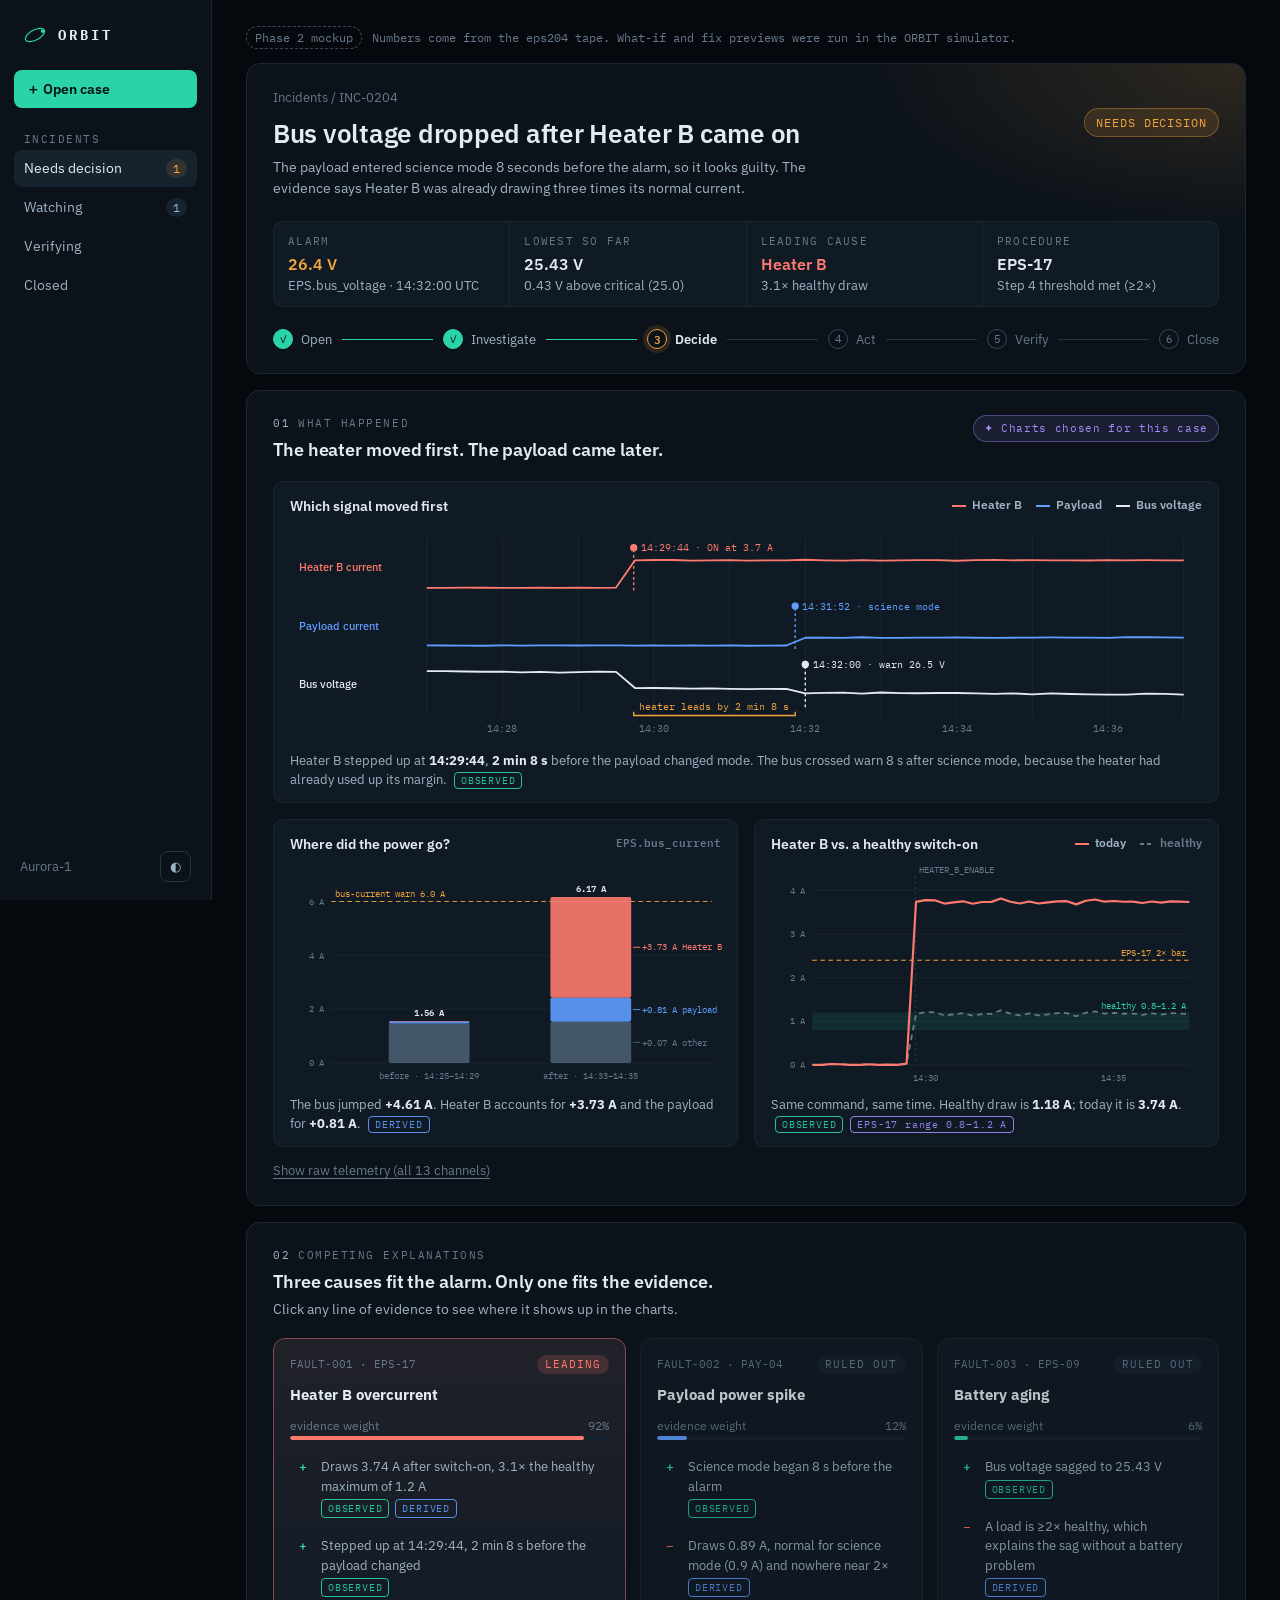
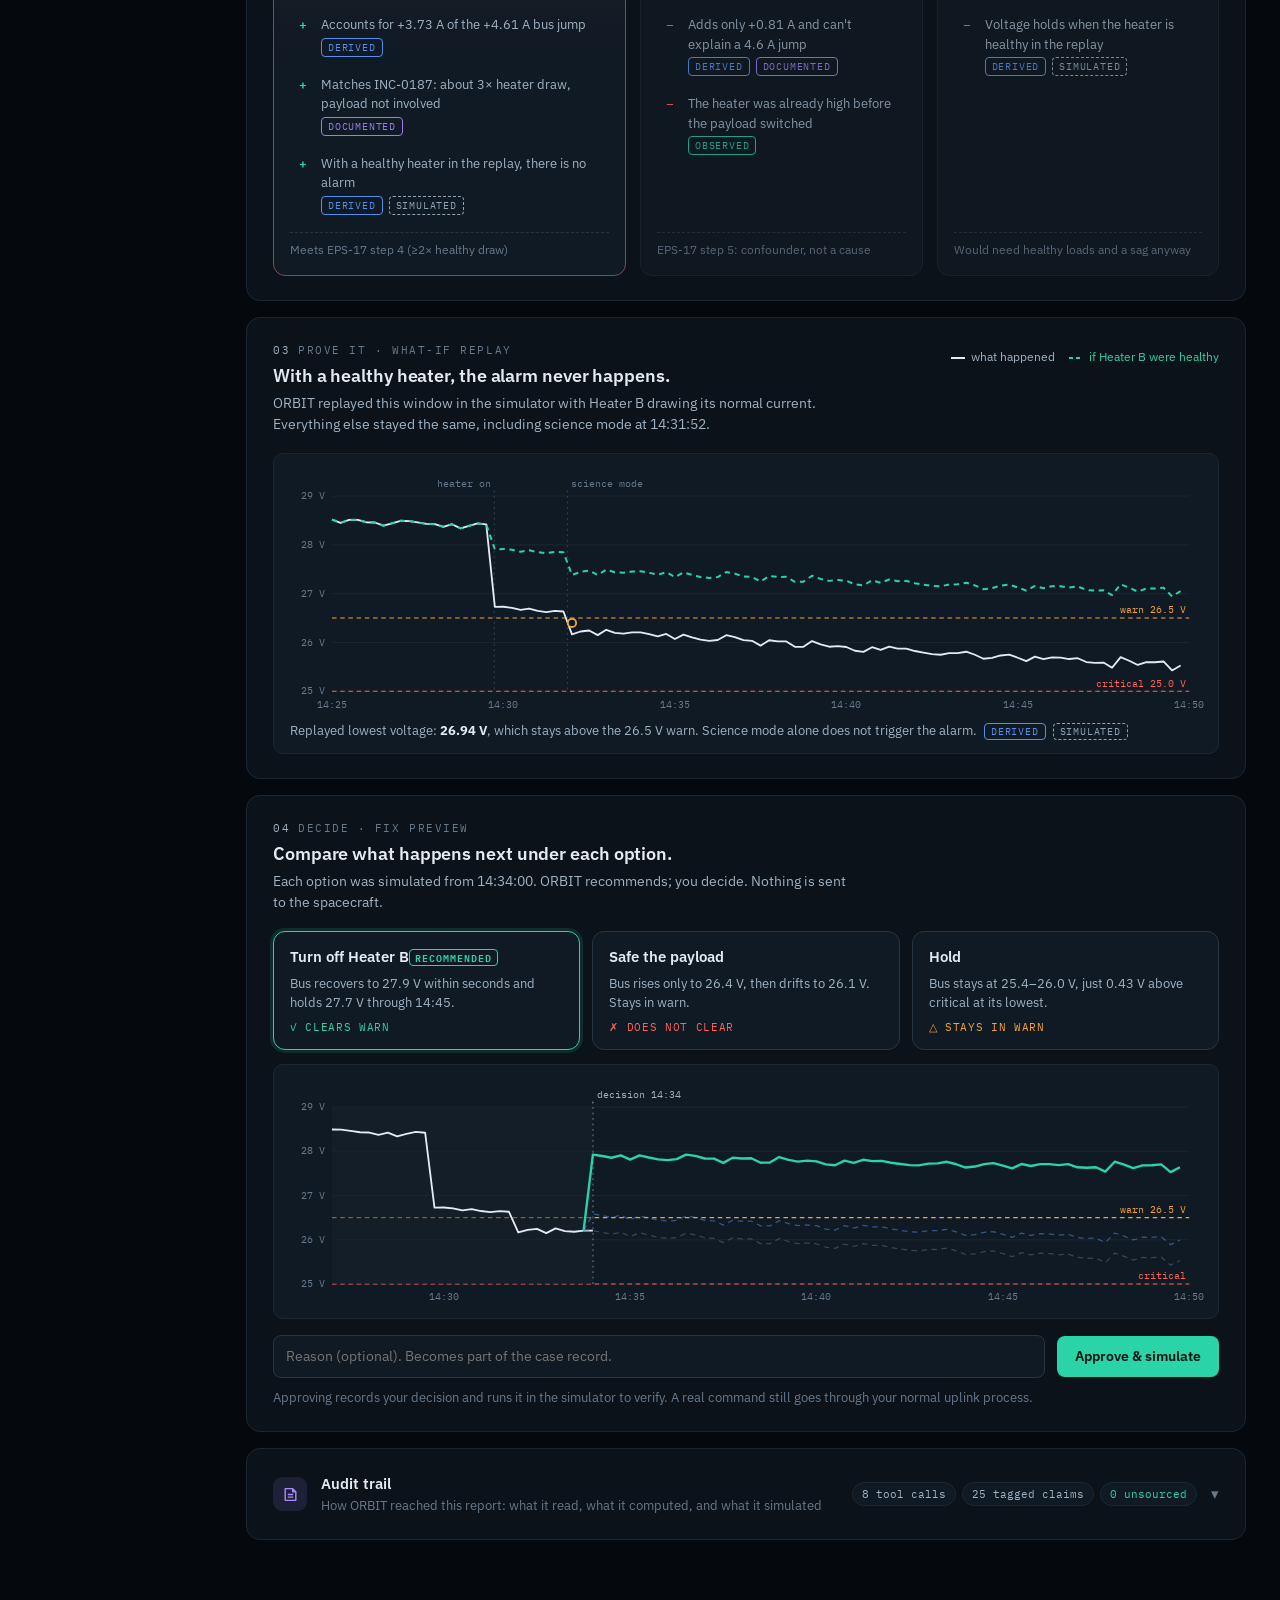
<file: docs/mockups/case-v2.html>
<!doctype html>
<html lang="en" data-theme="dark">
<head>
<meta charset="utf-8" />
<meta name="viewport" content="width=device-width, initial-scale=1" />
<title>INC-0204 · ORBIT (Phase 2 mockup)</title>
<link rel="preconnect" href="https://fonts.googleapis.com" />
<link rel="preconnect" href="https://fonts.gstatic.com" crossorigin />
<link href="https://fonts.googleapis.com/css2?family=IBM+Plex+Mono:wght@400;500;600&family=IBM+Plex+Sans:wght@400;500;600&display=swap" rel="stylesheet" />
<style>
:root {
  color-scheme: dark;
  --void: #05080c; --surface: #0b121a; --surface-2: #101a24; --surface-3: #16222e; --raised: #1b2a37;
  --line: #1a2733; --line-2: #253544; --line-3: #35495b;
  --text: #e3ebf2; --text-2: #9fb3c4; --text-3: #66798c;
  --signal: #2ad3a8; --signal-soft: rgba(42,211,168,.13);
  --warn: #f2a33c; --warn-soft: rgba(242,163,60,.13);
  --crit: #ff6257; --crit-soft: rgba(255,98,87,.13);
  --info: #5f9dff; --violet: #a78bfa;
  --ch-bus: #e3ebf2; --ch-heater: #ff7a6e; --ch-payload: #5f9dff; --ch-other: #4a5d70;
  --observed: #2ad3a8; --derived: #5f9dff; --documented: #a78bfa; --hypothesis: #f2a33c;
  --btn-ink: #04120e; --grid: rgba(227,235,242,.06);
  --sans: "IBM Plex Sans", "Helvetica Neue", sans-serif;
  --mono: "IBM Plex Mono", "SF Mono", ui-monospace, monospace;
  --r: 14px; --r-sm: 8px;
}
[data-theme="light"] {
  color-scheme: light;
  --void: #eaeef3; --surface: #fff; --surface-2: #f4f7fa; --surface-3: #e9eef4; --raised: #dde4ec;
  --line: #e3e9f0; --line-2: #cdd7e2; --line-3: #97a8b9;
  --text: #0e1a24; --text-2: #45596b; --text-3: #6d8296;
  --signal: #0d9488; --signal-soft: rgba(13,148,136,.1);
  --warn: #b45309; --warn-soft: rgba(180,83,9,.1);
  --crit: #dc2626; --crit-soft: rgba(220,38,38,.09);
  --info: #2563eb; --violet: #7c3aed;
  --ch-bus: #1e293b; --ch-heater: #dc2626; --ch-payload: #2563eb; --ch-other: #b6c3d0;
  --observed: #0d9488; --derived: #2563eb; --documented: #7c3aed; --hypothesis: #b45309;
  --btn-ink: #fff; --grid: rgba(14,26,36,.06);
}
* { box-sizing: border-box; }
html, body { margin: 0; background: var(--void); color: var(--text); font-family: var(--sans); font-size: 15px; line-height: 1.5; -webkit-font-smoothing: antialiased; }
button { font: inherit; color: inherit; }
.mono { font-family: var(--mono); }

/* Shell */
.shell { display: grid; grid-template-columns: 212px 1fr; min-height: 100vh; }
.sidebar { position: sticky; top: 0; height: 100vh; border-right: 1px solid var(--line); background: var(--surface); padding: 18px 14px; display: flex; flex-direction: column; gap: 18px; }
.brand { display: flex; align-items: center; gap: 10px; padding: 4px 8px; color: var(--signal); }
.brand svg { width: 26px; height: 26px; }
.brand b { font-family: var(--mono); letter-spacing: .22em; font-size: 14px; color: var(--text); }
.side-cta { display: flex; align-items: center; gap: 8px; padding: 9px 12px; border-radius: var(--r-sm); border: 0; background: var(--signal); color: var(--btn-ink); font-weight: 600; font-size: 13.5px; cursor: pointer; }
.side-nav { display: flex; flex-direction: column; gap: 2px; }
.side-nav a { display: flex; align-items: center; justify-content: space-between; padding: 8px 10px; border-radius: var(--r-sm); color: var(--text-2); text-decoration: none; font-size: 14px; }
.side-nav a.on { background: var(--surface-3); color: var(--text); }
.side-nav .n { font-family: var(--mono); font-size: 11.5px; padding: 1px 7px; border-radius: 99px; background: var(--warn-soft); color: var(--warn); }
.side-group { font-family: var(--mono); font-size: 10.5px; letter-spacing: .14em; text-transform: uppercase; color: var(--text-3); padding: 0 10px; margin-top: 6px; }
.side-foot { margin-top: auto; display: flex; justify-content: space-between; align-items: center; padding: 0 6px; font-size: 13px; color: var(--text-3); }
.icon-btn { border: 1px solid var(--line-2); background: transparent; border-radius: var(--r-sm); padding: 5px 9px; cursor: pointer; color: var(--text-2); }

main { padding: 26px 34px 80px; max-width: 1160px; width: 100%; }
.mock-note { font-family: var(--mono); font-size: 11.5px; color: var(--text-3); margin-bottom: 14px; display: flex; gap: 10px; align-items: center; }
.mock-note span { padding: 2px 8px; border-radius: 99px; border: 1px dashed var(--line-3); }

/* Cards & sections */
.card { background: var(--surface); border: 1px solid var(--line); border-radius: var(--r); padding: 24px 26px; margin-bottom: 16px; }
.sec-head { display: flex; align-items: flex-start; justify-content: space-between; gap: 16px; margin-bottom: 18px; }
.eyebrow { font-family: var(--mono); font-size: 11px; letter-spacing: .14em; text-transform: uppercase; color: var(--text-3); display: flex; align-items: center; gap: 8px; }
.eyebrow .num { color: var(--text-2); }
h1 { font-size: 26px; font-weight: 600; letter-spacing: -.01em; margin: 6px 0 4px; }
h2 { font-size: 18px; font-weight: 600; margin: 4px 0 0; letter-spacing: -.005em; }
.lede { color: var(--text-2); font-size: 14px; margin: 4px 0 0; max-width: 72ch; }
.muted { color: var(--text-3); }

/* Tags */
.tag { font-family: var(--mono); font-size: 10px; letter-spacing: .08em; padding: 1px 6px; border-radius: 4px; border: 1px solid currentColor; white-space: nowrap; opacity: .9; }
.tag.obs { color: var(--observed); } .tag.der { color: var(--derived); } .tag.doc { color: var(--documented); } .tag.hyp { color: var(--hypothesis); }
.tag.sim { color: var(--text-2); border-style: dashed; }

/* Header */
.case-head { position: relative; overflow: hidden;
  background: radial-gradient(560px 240px at 100% 0%, color-mix(in srgb, var(--accent-h, var(--warn)) 15%, transparent), transparent 70%), var(--surface); }
.crumb { font-size: 13px; color: var(--text-3); }
.crumb a { color: var(--text-3); text-decoration: none; }
.head-row { display: flex; justify-content: space-between; gap: 24px; align-items: flex-start; }
.status-pill { font-family: var(--mono); font-size: 11.5px; letter-spacing: .08em; padding: 5px 11px; border-radius: 99px; background: var(--warn-soft); color: var(--warn); border: 1px solid color-mix(in srgb, var(--warn) 35%, transparent); white-space: nowrap; }
.status-pill.ok { background: var(--signal-soft); color: var(--signal); border-color: color-mix(in srgb, var(--signal) 35%, transparent); }
.facts { display: grid; grid-template-columns: repeat(4, 1fr); gap: 1px; margin-top: 22px; background: var(--line); border: 1px solid var(--line); border-radius: 10px; overflow: hidden; }
.fact { background: var(--surface-2); padding: 12px 14px; }
.fact .k { font-family: var(--mono); font-size: 10.5px; letter-spacing: .12em; text-transform: uppercase; color: var(--text-3); }
.fact .v { font-size: 16px; font-weight: 600; margin-top: 2px; }
.fact .s { font-size: 12.5px; color: var(--text-2); }
.v.warn { color: var(--warn); } .v.heater { color: var(--ch-heater); } .v.ok { color: var(--signal); }

/* Lifecycle stepper */
.stepper { display: flex; align-items: center; gap: 0; margin-top: 22px; }
.step { display: flex; align-items: center; gap: 8px; font-size: 13px; color: var(--text-3); white-space: nowrap; }
.step .dot { width: 20px; height: 20px; border-radius: 50%; border: 1.5px solid var(--line-3); display: grid; place-items: center; font-size: 11px; font-family: var(--mono); }
.step.done { color: var(--text-2); } .step.done .dot { background: var(--signal); border-color: var(--signal); color: var(--btn-ink); }
.step.now { color: var(--text); font-weight: 600; } .step.now .dot { border-color: var(--warn); color: var(--warn); box-shadow: 0 0 0 4px var(--warn-soft); }
.step-line { flex: 1; height: 1.5px; background: var(--line-2); margin: 0 10px; min-width: 18px; }
.step-line.done { background: var(--signal); }

/* Charts */
.chosen { position: relative; }
.chosen summary { list-style: none; cursor: pointer; font-family: var(--mono); font-size: 11px; letter-spacing: .06em; color: var(--violet); border: 1px solid color-mix(in srgb, var(--violet) 40%, transparent); background: color-mix(in srgb, var(--violet) 10%, transparent); padding: 4px 10px; border-radius: 99px; white-space: nowrap; }
.chosen summary::-webkit-details-marker { display: none; }
.chosen .pop { position: absolute; right: 0; top: 34px; width: 360px; z-index: 5; background: var(--surface-2); border: 1px solid var(--line-2); border-radius: 10px; padding: 14px 16px; font-size: 13px; color: var(--text-2); box-shadow: 0 18px 40px -16px rgba(0,0,0,.6); }
.chosen .pop b { color: var(--text); }
.chosen .pop ul { margin: 8px 0 0; padding-left: 18px; }
.viz-grid { display: grid; grid-template-columns: 1fr 1fr; gap: 16px; margin-top: 16px; }
.viz { background: var(--surface-2); border: 1px solid var(--line); border-radius: 10px; padding: 14px 16px 12px; }
.viz-title { font-size: 13.5px; font-weight: 600; display: flex; justify-content: space-between; gap: 10px; }
.viz-cap { font-size: 13px; color: var(--text-2); margin-top: 8px; }
.viz-cap .tag { margin-left: 4px; }
.viz-cap b { color: var(--text); }
svg.chart { width: 100%; height: auto; display: block; margin-top: 8px; overflow: visible; }
svg text { font-family: var(--mono); font-size: 10.5px; fill: var(--text-3); }
.raw-toggle { background: none; border: 0; padding: 0; color: var(--text-3); font-size: 12.5px; cursor: pointer; text-decoration: underline; text-underline-offset: 3px; }
.legend { display: flex; gap: 14px; font-size: 12px; color: var(--text-2); }
.legend i { display: inline-block; width: 14px; height: 2px; vertical-align: middle; margin-right: 6px; }
.legend i.dash { background: repeating-linear-gradient(90deg, currentColor 0 4px, transparent 4px 7px) !important; height: 2px; }

/* Explanations */
.hyp-grid { display: grid; grid-template-columns: 1.25fr 1fr 1fr; gap: 14px; }
.hyp { border: 1px solid var(--line); border-radius: 12px; padding: 16px; background: var(--surface-2); display: flex; flex-direction: column; gap: 10px; }
.hyp.lead { border-color: color-mix(in srgb, var(--ch-heater) 45%, var(--line)); background: linear-gradient(180deg, color-mix(in srgb, var(--ch-heater) 7%, var(--surface-2)), var(--surface-2) 60%); }
.hyp.out { opacity: .82; }
.hyp-top { display: flex; justify-content: space-between; align-items: center; gap: 8px; }
.verdict { font-family: var(--mono); font-size: 10.5px; letter-spacing: .1em; padding: 2px 8px; border-radius: 99px; }
.verdict.lead { background: color-mix(in srgb, var(--ch-heater) 16%, transparent); color: var(--ch-heater); }
.verdict.out { background: var(--surface-3); color: var(--text-3); }
.hyp h3 { margin: 0; font-size: 15px; }
.hyp .code { font-family: var(--mono); font-size: 11px; color: var(--text-3); }
.ev { list-style: none; margin: 0; padding: 0; display: flex; flex-direction: column; gap: 4px; }
.ev li { display: grid; grid-template-columns: 16px 1fr; gap: 6px; padding: 6px 8px; border-radius: 6px; font-size: 13px; color: var(--text-2); cursor: pointer; border: 1px solid transparent; }
.ev li:hover, .ev li.active { background: var(--surface-3); border-color: var(--line-2); color: var(--text); }
.ev .sgn { font-family: var(--mono); font-weight: 600; }
.ev .sgn.p { color: var(--signal); } .ev .sgn.m { color: var(--crit); }
.ev .meta { display: flex; gap: 6px; margin-top: 3px; }
.bar-meter { height: 4px; background: var(--surface-3); border-radius: 99px; overflow: hidden; margin-top: 2px; }
.bar-meter span { display: block; height: 100%; border-radius: 99px; }
.hyp-foot { margin-top: auto; font-size: 12px; color: var(--text-3); border-top: 1px dashed var(--line-2); padding-top: 8px; }

/* Decide */
.options { display: grid; grid-template-columns: repeat(3, 1fr); gap: 12px; margin-top: 4px; }
.opt { text-align: left; border: 1px solid var(--line-2); border-radius: 12px; padding: 14px 16px; background: var(--surface-2); cursor: pointer; display: flex; flex-direction: column; gap: 6px; }
.opt:hover { border-color: var(--line-3); }
.opt.sel { border-color: var(--signal); box-shadow: 0 0 0 3px var(--signal-soft); }
.opt .t { font-weight: 600; font-size: 14.5px; display: flex; justify-content: space-between; align-items: center; }
.opt .o { font-size: 13px; color: var(--text-2); }
.opt .res { font-family: var(--mono); font-size: 11px; letter-spacing: .06em; }
.res.good { color: var(--signal); } .res.bad { color: var(--crit); } .res.meh { color: var(--warn); }
.rec { font-family: var(--mono); font-size: 10px; letter-spacing: .1em; color: var(--signal); border: 1px solid var(--signal); border-radius: 4px; padding: 0 5px; }
.decide-row { display: flex; gap: 12px; align-items: center; margin-top: 16px; }
.decide-row input { flex: 1; background: var(--surface-2); border: 1px solid var(--line-2); border-radius: var(--r-sm); padding: 10px 12px; color: var(--text); font: inherit; font-size: 14px; }
.btn { border: 0; border-radius: var(--r-sm); padding: 10px 18px; font-weight: 600; font-size: 14px; cursor: pointer; background: var(--signal); color: var(--btn-ink); white-space: nowrap; }
.btn.ghost { background: transparent; color: var(--text-2); border: 1px solid var(--line-2); }
.btn:disabled { opacity: .5; cursor: default; }
.guard { font-size: 12.5px; color: var(--text-3); margin-top: 10px; }

/* Verify */
.verify { display: none; border-color: color-mix(in srgb, var(--signal) 40%, var(--line)); background: radial-gradient(500px 200px at 100% 0%, var(--signal-soft), transparent 70%), var(--surface); }
.verify.show { display: block; animation: rise .35s ease-out; }
@keyframes rise { from { opacity: 0; transform: translateY(8px); } to { opacity: 1; transform: none; } }
.checks { list-style: none; padding: 0; margin: 14px 0 0; display: grid; gap: 8px; }
.checks li { display: flex; gap: 10px; align-items: baseline; font-size: 14px; color: var(--text-2); }
.checks li::before { content: "✓"; color: var(--signal); font-weight: 700; }
.remember { margin-top: 16px; padding: 12px 14px; border-radius: 10px; border: 1px dashed var(--line-3); font-size: 13.5px; color: var(--text-2); display: none; }
.remember.show { display: block; }

details.drawer summary { cursor: pointer; list-style: none; display: flex; align-items: center; gap: 14px; }
details.drawer summary::-webkit-details-marker { display: none; }
.dr-icon { width: 34px; height: 34px; border-radius: 9px; display: grid; place-items: center; background: color-mix(in srgb, var(--violet) 12%, transparent); color: var(--violet); flex: none; }
.dr-icon svg { width: 17px; height: 17px; }
.dr-title { display: flex; flex-direction: column; flex: 1; min-width: 0; }
.dr-title b { font-size: 15px; font-weight: 600; }
.dr-title span { font-size: 13px; color: var(--text-3); }
.dr-stats { display: flex; gap: 6px; flex-wrap: wrap; justify-content: flex-end; }
.dr-stats span { font-family: var(--mono); font-size: 11px; padding: 3px 9px; border-radius: 99px; background: var(--surface-2); border: 1px solid var(--line); color: var(--text-2); white-space: nowrap; }
.dr-chev { color: var(--text-3); transition: transform .2s; }
details.drawer[open] .dr-chev { transform: rotate(180deg); }
.dr-body { margin-top: 20px; padding-top: 20px; border-top: 1px solid var(--line); display: grid; gap: 22px; animation: rise .25s ease-out; }
.dr-block .eyebrow { margin-bottom: 10px; }
.seal { display: grid; grid-template-columns: repeat(4, auto); gap: 1px; background: var(--line); border: 1px solid var(--line); border-radius: 10px; overflow: hidden; }
.seal > div { background: var(--surface-2); padding: 10px 14px; display: flex; flex-direction: column; gap: 2px; }
.seal .k { font-family: var(--mono); font-size: 10px; letter-spacing: .12em; text-transform: uppercase; color: var(--text-3); }
.seal .v { font-size: 13px; color: var(--text); }
.lock { font-size: 12.5px; color: var(--signal); }
.trail { list-style: none; margin: 0; padding: 0; counter-reset: s; position: relative; }
.trail::before { content: ""; position: absolute; left: 11px; top: 14px; bottom: 14px; width: 1.5px; background: var(--line-2); }
.trail li { counter-increment: s; position: relative; display: grid; grid-template-columns: 24px 118px minmax(180px, 1fr) minmax(220px, 1.4fr) 104px; gap: 12px; align-items: center; padding: 8px 10px 8px 0; border-radius: 8px; font-size: 13px; }
.trail li:hover { background: var(--surface-2); }
.trail li::before { content: counter(s); width: 24px; height: 24px; border-radius: 50%; display: grid; place-items: center; font-family: var(--mono); font-size: 11px; background: var(--surface); border: 1.5px solid var(--kc); color: var(--kc); position: relative; z-index: 1; }
.trail li.k-read { --kc: var(--observed); } .trail li.k-doc { --kc: var(--documented); } .trail li.k-sim { --kc: var(--text-3); }
.trail .tool { font-family: var(--mono); font-size: 12px; font-weight: 500; color: var(--kc); background: color-mix(in srgb, var(--kc) 11%, transparent); padding: 2px 8px; border-radius: 5px; justify-self: start; }
.trail .args { font-family: var(--mono); font-size: 12px; color: var(--text-3); }
.trail .out { color: var(--text-2); }
.trail .out b { color: var(--text); font-family: var(--mono); font-weight: 600; }
.trail .tag { justify-self: end; }
.tally { display: flex; height: 30px; border-radius: 8px; overflow: hidden; gap: 2px; }
.tally span { display: flex; align-items: center; padding: 0 10px; font-family: var(--mono); font-size: 11px; letter-spacing: .06em; color: var(--surface); font-weight: 600; white-space: nowrap; overflow: hidden; }
.dr-foot { margin: 10px 0 0; font-size: 13px; color: var(--text-2); }
.dr-foot b { color: var(--signal); }

@media (max-width: 980px) { .hyp-grid, .options, .viz-grid { grid-template-columns: 1fr; } .facts { grid-template-columns: repeat(2, 1fr); } .shell { grid-template-columns: 1fr; } .sidebar { display: none; } }
</style>
</head>
<body>
<div class="shell">
  <aside class="sidebar">
    <div class="brand">
      <svg viewBox="0 0 32 32"><ellipse cx="16" cy="16" rx="13" ry="6.2" fill="none" stroke="currentColor" stroke-width="1.4" transform="rotate(-28 16 16)"/><circle cx="25.4" cy="11.2" r="2.3" fill="currentColor"/></svg>
      <b>ORBIT</b>
    </div>
    <button class="side-cta">＋ Open case</button>
    <nav class="side-nav">
      <div class="side-group">Incidents</div>
      <a href="#" class="on">Needs decision <span class="n">1</span></a>
      <a href="#">Watching <span class="n" style="background:var(--surface-3);color:var(--text-2)">1</span></a>
      <a href="#">Verifying</a>
      <a href="#">Closed</a>
    </nav>
    <div class="side-foot">
      <span>Aurora-1</span>
      <button class="icon-btn" id="theme">◐</button>
    </div>
  </aside>

  <main>
    <div class="mock-note"><span>Phase 2 mockup</span>Numbers come from the eps204 tape. What-if and fix previews were run in the ORBIT simulator.</div>

    <!-- HEADER -->
    <section class="card case-head" id="head">
      <div class="crumb"><a href="#">Incidents</a> / INC-0204</div>
      <div class="head-row">
        <div>
          <h1>Bus voltage dropped after Heater B came on</h1>
          <p class="lede">The payload entered science mode 8 seconds before the alarm, so it looks guilty. The evidence says Heater B was already drawing three times its normal current.</p>
        </div>
        <span class="status-pill" id="status">NEEDS DECISION</span>
      </div>

      <div class="facts">
        <div class="fact"><div class="k">Alarm</div><div class="v warn">26.4 V</div><div class="s">EPS.bus_voltage · 14:32:00 UTC</div></div>
        <div class="fact"><div class="k">Lowest so far</div><div class="v">25.43 V</div><div class="s">0.43 V above critical (25.0)</div></div>
        <div class="fact"><div class="k">Leading cause</div><div class="v heater">Heater B</div><div class="s">3.1× healthy draw</div></div>
        <div class="fact"><div class="k">Procedure</div><div class="v">EPS-17</div><div class="s">Step 4 threshold met (≥2×)</div></div>
      </div>

      <div class="stepper" id="stepper"></div>
    </section>

    <!-- 1. WHAT HAPPENED -->
    <section class="card">
      <div class="sec-head">
        <div>
          <div class="eyebrow"><span class="num">01</span> What happened</div>
          <h2>The heater moved first. The payload came later.</h2>
        </div>
        <details class="chosen">
          <summary>✦ Charts chosen for this case</summary>
          <div class="pop">
            <b>Why these three charts?</b> This is a <b>load-fault</b> case. Two loads switched on just before the alarm, so ORBIT shows:
            <ul>
              <li>the <b>order</b> in which signals moved</li>
              <li>how much each load <b>added</b> to the bus</li>
              <li>the suspect load against a <b>healthy</b> switch-on</li>
            </ul>
            <p style="margin:10px 0 0">ORBIT drew every chart from the sealed tape <span class="mono">sealed_eps204_143155_c161</span>. Current axes start at zero, limit lines are always shown, and captions are recomputed from the data before display.</p>
          </div>
        </details>
      </div>

      <div class="viz">
        <div class="viz-title"><span>Which signal moved first</span><span class="legend"><span><i style="background:var(--ch-heater)"></i>Heater B</span><span><i style="background:var(--ch-payload)"></i>Payload</span><span><i style="background:var(--ch-bus)"></i>Bus voltage</span></span></div>
        <svg class="chart" id="lanes" viewBox="0 0 1000 240"></svg>
        <div class="viz-cap">Heater B stepped up at <b>14:29:44</b>, <b>2 min 8 s</b> before the payload changed mode. The bus crossed warn 8 s after science mode, because the heater had already used up its margin. <span class="tag obs">OBSERVED</span></div>
      </div>

      <div class="viz-grid">
        <div class="viz">
          <div class="viz-title"><span>Where did the power go?</span><span class="muted mono" style="font-size:11px">EPS.bus_current</span></div>
          <svg class="chart" id="stack" viewBox="0 0 480 250"></svg>
          <div class="viz-cap">The bus jumped <b>+4.61 A</b>. Heater B accounts for <b>+3.73 A</b> and the payload for <b>+0.81 A</b>. <span class="tag der">DERIVED</span></div>
        </div>
        <div class="viz">
          <div class="viz-title"><span>Heater B vs. a healthy switch-on</span><span class="legend"><span><i style="background:var(--ch-heater)"></i>today</span><span style="color:var(--text-3)"><i class="dash"></i>healthy</span></span></div>
          <svg class="chart" id="healthy" viewBox="0 0 480 250"></svg>
          <div class="viz-cap">Same command, same time. Healthy draw is <b>1.18 A</b>; today it is <b>3.74 A</b>. <span class="tag obs">OBSERVED</span> <span class="tag doc">EPS-17 range 0.8–1.2 A</span></div>
        </div>
      </div>
      <div style="margin-top:12px"><button class="raw-toggle">Show raw telemetry (all 13 channels)</button></div>
    </section>

    <!-- 2. COMPETING EXPLANATIONS -->
    <section class="card">
      <div class="sec-head">
        <div>
          <div class="eyebrow"><span class="num">02</span> Competing explanations</div>
          <h2>Three causes fit the alarm. Only one fits the evidence.</h2>
          <p class="lede">Click any line of evidence to see where it shows up in the charts.</p>
        </div>
      </div>
      <div class="hyp-grid" id="hyps"></div>
    </section>

    <!-- 3. PROVE IT -->
    <section class="card">
      <div class="sec-head">
        <div>
          <div class="eyebrow"><span class="num">03</span> Prove it · what-if replay</div>
          <h2>With a healthy heater, the alarm never happens.</h2>
          <p class="lede">ORBIT replayed this window in the simulator with Heater B drawing its normal current. Everything else stayed the same, including science mode at 14:31:52.</p>
        </div>
        <span class="legend" style="margin-top:6px"><span><i style="background:var(--ch-bus)"></i>what happened</span><span style="color:var(--signal)"><i class="dash"></i>if Heater B were healthy</span></span>
      </div>
      <div class="viz"><svg class="chart" id="whatif" viewBox="0 0 1000 260"></svg>
        <div class="viz-cap">Replayed lowest voltage: <b>26.94 V</b>, which stays above the 26.5 V warn. Science mode alone does not trigger the alarm. <span class="tag der">DERIVED</span> <span class="tag sim">SIMULATED</span></div>
      </div>
    </section>

    <!-- 4. DECIDE -->
    <section class="card" id="decide">
      <div class="sec-head">
        <div>
          <div class="eyebrow"><span class="num">04</span> Decide · fix preview</div>
          <h2>Compare what happens next under each option.</h2>
          <p class="lede">Each option was simulated from 14:34:00. ORBIT recommends; you decide. Nothing is sent to the spacecraft.</p>
        </div>
      </div>
      <div class="options" id="options"></div>
      <div class="viz" style="margin-top:14px"><svg class="chart" id="preview" viewBox="0 0 1000 240"></svg></div>
      <div class="decide-row">
        <input id="reason" placeholder="Reason (optional). Becomes part of the case record." />
        <button class="btn" id="approve">Approve & simulate</button>
      </div>
      <div class="guard">Approving records your decision and runs it in the simulator to verify. A real command still goes through your normal uplink process.</div>
    </section>

    <!-- 5. VERIFY -->
    <section class="card verify" id="verify">
      <div class="eyebrow"><span class="num">05</span> Verify</div>
      <h2>The fix worked. The bus recovered.</h2>
      <ul class="checks">
        <li><span>Bus voltage back to <b>27.92 V</b> at the next sample, above the 26.5 V warn <span class="tag obs">OBSERVED · simulated</span></span></li>
        <li><span>Still holding at <b>27.68 V</b> at 14:45 <span class="tag obs">OBSERVED · simulated</span></span></li>
        <li><span>EPS-17 step 7: voltage recovered, so leave Heater B off and open a fault report <span class="tag doc">DOCUMENTED</span></span></li>
      </ul>
      <div class="decide-row"><button class="btn" id="close">Close as confirmed</button><button class="btn ghost">Reopen</button></div>
      <div class="remember" id="remember">📎 <b>Saved for future cases.</b> INC-0204 is now a past incident ORBIT can cite. The next Heater B alarm will be matched against it, together with INC-0187.</div>
    </section>

    <section class="card">
      <details class="drawer">
        <summary>
          <span class="dr-icon"><svg viewBox="0 0 16 16"><path d="M3 2.5h7l3 3v8H3z M10 2.5v3h3 M5.5 8h5 M5.5 10.5h5" fill="none" stroke="currentColor" stroke-width="1.3" stroke-linejoin="round"/></svg></span>
          <span class="dr-title"><b>Audit trail</b><span>How ORBIT reached this report: what it read, what it computed, and what it simulated</span></span>
          <span class="dr-stats" id="dr-stats"></span>
          <span class="dr-chev">▾</span>
        </summary>

        <div class="dr-body">
          <div class="dr-block">
            <div class="eyebrow">Sealed evidence</div>
            <div class="seal">
              <div><span class="k">Window</span><span class="v mono">sealed_eps204_143155_c161</span></div>
              <div><span class="k">Time range</span><span class="v mono">14:21:55 → 14:36:55 UTC</span></div>
              <div><span class="k">Cut from tape</span><span class="v mono">eps204</span></div>
              <div><span class="k">Status</span><span class="v"><span class="lock">🔒 Frozen at case open. Every number below reads from this window.</span></span></div>
            </div>
          </div>

          <div class="dr-block">
            <div class="eyebrow">Tool trail <span class="muted" style="letter-spacing:0;text-transform:none">· in the order ORBIT ran them</span></div>
            <ol class="trail">
              <li class="k-read"><span class="tool">first_warn</span><span class="args">EPS.bus_voltage · limit 26.5 V below</span><span class="out">14:32:00 · <b>26.4 V</b></span><span class="tag obs">OBSERVED</span></li>
              <li class="k-read"><span class="tool">events_before</span><span class="args">10 min before warn</span><span class="out"><b>2 events</b> · HEATER_B_ENABLE 14:29:44 · SCIENCE_MODE 14:31:52</span><span class="tag obs">OBSERVED</span></li>
              <li class="k-read"><span class="tool">sample</span><span class="args">THM.heater_b_current @ 14:29:44</span><span class="out"><b>3.74 A</b> → 3.1× healthy max 1.2 A</span><span class="tag der">DERIVED</span></li>
              <li class="k-read"><span class="tool">sample</span><span class="args">PAY.payload_current @ 14:32:00</span><span class="out"><b>0.89 A</b> → 1.0× science draw 0.9 A</span><span class="tag der">DERIVED</span></li>
              <li class="k-doc"><span class="tool">get_doc</span><span class="args">EPS-17 · step 4, step 5, step 7</span><span class="out">hit · ≥2× bar applies</span><span class="tag doc">DOCUMENTED</span></li>
              <li class="k-doc"><span class="tool">get_doc</span><span class="args">INC-0187 · prior close-out</span><span class="out">hit · ~3× heater signature</span><span class="tag doc">DOCUMENTED</span></li>
              <li class="k-sim"><span class="tool">what_if</span><span class="args">heater multiplier 1.0 · same commands</span><span class="out">min bus <b>26.94 V</b> · no warn</span><span class="tag sim">SIMULATED</span></li>
              <li class="k-sim"><span class="tool">preview</span><span class="args">3 options from 14:34:00</span><span class="out">heater off <b>27.92 V</b> · payload safe 26.42 V · hold 25.43 V min</span><span class="tag sim">SIMULATED</span></li>
            </ol>
          </div>

          <div class="dr-block">
            <div class="eyebrow">Claims on this page, by source</div>
            <div class="tally" id="tally"></div>
            <p class="dr-foot">✓ Every claim carries a source tag. Untagged claims: <b>0</b>.</p>
          </div>
        </div>
      </details>
    </section>
  </main>
</div>

<script>
const S = {"actual": {"t": [51600.0, 51615.0, 51630.0, 51645.0, 51660.0, 51675.0, 51690.0, 51705.0, 51720.0, 51735.0, 51750.0, 51765.0, 51780.0, 51795.0, 51810.0, 51825.0, 51840.0, 51855.0, 51870.0, 51885.0, 51900.0, 51915.0, 51930.0, 51945.0, 51960.0, 51975.0, 51990.0, 52005.0, 52020.0, 52035.0, 52050.0, 52065.0, 52080.0, 52095.0, 52110.0, 52125.0, 52140.0, 52155.0, 52170.0, 52185.0, 52200.0, 52215.0, 52230.0, 52245.0, 52260.0, 52275.0, 52290.0, 52305.0, 52320.0, 52335.0, 52350.0, 52365.0, 52380.0, 52395.0, 52410.0, 52425.0, 52440.0, 52455.0, 52470.0, 52485.0, 52500.0, 52515.0, 52530.0, 52545.0, 52560.0, 52575.0, 52590.0, 52605.0, 52620.0, 52635.0, 52650.0, 52665.0, 52680.0, 52695.0, 52710.0, 52725.0, 52740.0, 52755.0, 52770.0, 52785.0, 52800.0, 52815.0, 52830.0, 52845.0, 52860.0, 52875.0, 52890.0, 52905.0, 52920.0, 52935.0, 52950.0, 52965.0, 52980.0, 52995.0, 53010.0, 53025.0, 53040.0, 53055.0, 53070.0, 53085.0, 53100.0, 53115.0, 53130.0, 53145.0, 53160.0, 53175.0, 53190.0, 53205.0, 53220.0, 53235.0, 53250.0, 53265.0, 53280.0, 53295.0, 53310.0, 53325.0, 53340.0, 53355.0, 53370.0, 53385.0], "EPS.bus_voltage": [28.577, 28.523, 28.537, 28.64, 28.589, 28.516, 28.55, 28.516, 28.629, 28.634, 28.642, 28.541, 28.565, 28.674, 28.457, 28.479, 28.484, 28.442, 28.545, 28.512, 28.52, 28.45, 28.512, 28.512, 28.464, 28.458, 28.393, 28.442, 28.493, 28.488, 28.459, 28.43, 28.424, 28.37, 28.422, 28.339, 28.391, 28.439, 28.419, 26.727, 26.73, 26.709, 26.665, 26.691, 26.649, 26.623, 26.647, 26.633, 26.164, 26.224, 26.245, 26.15, 26.258, 26.196, 26.182, 26.206, 26.207, 26.169, 26.124, 26.174, 26.07, 26.159, 26.105, 26.058, 26.034, 26.05, 26.147, 26.11, 26.046, 26.034, 25.934, 26.044, 26.02, 26.02, 25.912, 25.91, 26.028, 25.958, 25.913, 25.926, 25.907, 25.83, 25.806, 25.903, 25.848, 25.912, 25.874, 25.874, 25.825, 25.79, 25.76, 25.747, 25.781, 25.779, 25.809, 25.748, 25.666, 25.683, 25.732, 25.749, 25.686, 25.616, 25.709, 25.658, 25.695, 25.687, 25.66, 25.676, 25.599, 25.582, 25.586, 25.481, 25.7, 25.625, 25.539, 25.599, 25.595, 25.609, 25.426, 25.529], "EPS.bus_current": [1.658, 1.662, 1.475, 1.524, 1.723, 1.571, 1.657, 1.646, 1.573, 1.695, 1.491, 1.476, 1.451, 1.571, 1.604, 1.694, 1.652, 1.731, 1.681, 1.576, 1.635, 1.626, 1.596, 1.527, 1.595, 1.507, 1.46, 1.575, 1.512, 1.554, 1.745, 1.577, 1.399, 1.442, 1.571, 1.636, 1.651, 1.468, 1.608, 5.376, 5.507, 5.409, 5.346, 5.306, 5.369, 5.263, 5.165, 5.289, 6.126, 6.051, 6.186, 6.194, 6.241, 6.051, 6.162, 6.125, 6.202, 6.178, 6.41, 6.182, 5.974, 6.19, 6.223, 6.007, 6.141, 6.042, 6.158, 6.123, 5.961, 6.073, 6.22, 6.157, 6.075, 6.257, 6.13, 6.213, 6.141, 6.088, 6.124, 5.921, 6.177, 5.978, 6.181, 6.016, 6.2, 6.067, 6.149, 6.032, 6.067, 6.129, 6.262, 6.134, 6.015, 6.174, 5.975, 6.247, 6.164, 6.051, 6.149, 6.158, 6.192, 6.159, 6.12, 5.945, 6.185, 6.121, 6.173, 6.078, 5.984, 6.164, 6.225, 6.136, 6.179, 6.136, 6.027, 6.219, 6.104, 6.15, 6.015, 6.147], "THM.heater_b_current": [0.0, 0.008, 0.04, 0.0, 0.0, 0.025, 0.042, 0.028, 0.0, 0.015, 0.0, 0.0, 0.053, 0.0, 0.058, 0.004, 0.004, 0.055, 0.013, 0.0, 0.032, 0.0, 0.013, 0.0, 0.012, 0.0, 0.0, 0.036, 0.0, 0.0, 0.021, 0.015, 0.0, 0.0, 0.016, 0.0, 0.008, 0.0, 0.031, 3.739, 3.777, 3.773, 3.7, 3.728, 3.752, 3.695, 3.735, 3.739, 3.816, 3.743, 3.702, 3.747, 3.702, 3.726, 3.752, 3.755, 3.682, 3.763, 3.793, 3.743, 3.76, 3.74, 3.744, 3.714, 3.747, 3.722, 3.752, 3.743, 3.734, 3.718, 3.703, 3.742, 3.739, 3.743, 3.757, 3.735, 3.688, 3.723, 3.696, 3.694, 3.715, 3.703, 3.723, 3.771, 3.743, 3.67, 3.742, 3.718, 3.702, 3.735, 3.722, 3.747, 3.7, 3.698, 3.725, 3.696, 3.71, 3.773, 3.776, 3.724, 3.734, 3.731, 3.778, 3.751, 3.74, 3.748, 3.757, 3.73, 3.708, 3.745, 3.746, 3.753, 3.783, 3.739, 3.809, 3.733, 3.793, 3.737, 3.707, 3.716], "PAY.payload_current": [0.069, 0.077, 0.08, 0.105, 0.069, 0.11, 0.092, 0.113, 0.128, 0.089, 0.078, 0.108, 0.095, 0.067, 0.13, 0.062, 0.073, 0.098, 0.103, 0.126, 0.095, 0.079, 0.063, 0.092, 0.087, 0.066, 0.053, 0.1, 0.084, 0.072, 0.071, 0.047, 0.082, 0.07, 0.096, 0.095, 0.075, 0.093, 0.091, 0.053, 0.079, 0.053, 0.083, 0.055, 0.085, 0.044, 0.07, 0.074, 0.884, 0.906, 0.87, 0.93, 0.879, 0.875, 0.904, 0.898, 0.915, 0.885, 0.865, 0.884, 0.893, 0.913, 0.896, 0.896, 0.865, 0.939, 0.932, 0.927, 0.9, 0.908, 0.912, 0.914, 0.909, 0.938, 0.879, 0.881, 0.888, 0.903, 0.865, 0.901, 0.899, 0.908, 0.902, 0.891, 0.921, 0.882, 0.917, 0.918, 0.92, 0.886, 0.912, 0.909, 0.945, 0.896, 0.894, 0.905, 0.935, 0.905, 0.899, 0.92, 0.91, 0.91, 0.918, 0.885, 0.899, 0.873, 0.88, 0.909, 0.901, 0.917, 0.884, 0.923, 0.903, 0.908, 0.889, 0.926, 0.895, 0.894, 0.964, 0.872]}, "healthy": {"t": [51600.0, 51615.0, 51630.0, 51645.0, 51660.0, 51675.0, 51690.0, 51705.0, 51720.0, 51735.0, 51750.0, 51765.0, 51780.0, 51795.0, 51810.0, 51825.0, 51840.0, 51855.0, 51870.0, 51885.0, 51900.0, 51915.0, 51930.0, 51945.0, 51960.0, 51975.0, 51990.0, 52005.0, 52020.0, 52035.0, 52050.0, 52065.0, 52080.0, 52095.0, 52110.0, 52125.0, 52140.0, 52155.0, 52170.0, 52185.0, 52200.0, 52215.0, 52230.0, 52245.0, 52260.0, 52275.0, 52290.0, 52305.0, 52320.0, 52335.0, 52350.0, 52365.0, 52380.0, 52395.0, 52410.0, 52425.0, 52440.0, 52455.0, 52470.0, 52485.0, 52500.0, 52515.0, 52530.0, 52545.0, 52560.0, 52575.0, 52590.0, 52605.0, 52620.0, 52635.0, 52650.0, 52665.0, 52680.0, 52695.0, 52710.0, 52725.0, 52740.0, 52755.0, 52770.0, 52785.0, 52800.0, 52815.0, 52830.0, 52845.0, 52860.0, 52875.0, 52890.0, 52905.0, 52920.0, 52935.0, 52950.0, 52965.0, 52980.0, 52995.0, 53010.0, 53025.0, 53040.0, 53055.0, 53070.0, 53085.0, 53100.0, 53115.0, 53130.0, 53145.0, 53160.0, 53175.0, 53190.0, 53205.0, 53220.0, 53235.0, 53250.0, 53265.0, 53280.0, 53295.0, 53310.0, 53325.0, 53340.0, 53355.0, 53370.0, 53385.0], "EPS.bus_voltage": [28.577, 28.523, 28.537, 28.64, 28.589, 28.516, 28.55, 28.516, 28.629, 28.634, 28.642, 28.541, 28.565, 28.674, 28.457, 28.479, 28.484, 28.442, 28.545, 28.512, 28.52, 28.45, 28.512, 28.512, 28.464, 28.458, 28.393, 28.442, 28.493, 28.488, 28.459, 28.43, 28.424, 28.37, 28.422, 28.339, 28.391, 28.439, 28.419, 27.908, 27.915, 27.899, 27.858, 27.889, 27.851, 27.83, 27.858, 27.848, 27.383, 27.447, 27.473, 27.382, 27.494, 27.437, 27.427, 27.455, 27.46, 27.427, 27.386, 27.44, 27.341, 27.433, 27.384, 27.341, 27.322, 27.341, 27.443, 27.411, 27.35, 27.343, 27.247, 27.361, 27.342, 27.346, 27.243, 27.245, 27.367, 27.301, 27.261, 27.278, 27.264, 27.191, 27.171, 27.272, 27.222, 27.289, 27.256, 27.26, 27.215, 27.185, 27.159, 27.15, 27.188, 27.19, 27.225, 27.168, 27.091, 27.112, 27.165, 27.187, 27.128, 27.062, 27.159, 27.113, 27.153, 27.15, 27.127, 27.148, 27.075, 27.062, 27.07, 26.97, 27.193, 27.122, 27.041, 27.105, 27.105, 27.124, 26.944, 27.052], "EPS.bus_current": [1.658, 1.662, 1.475, 1.524, 1.723, 1.571, 1.657, 1.646, 1.573, 1.695, 1.491, 1.476, 1.451, 1.571, 1.604, 1.694, 1.652, 1.731, 1.681, 1.576, 1.635, 1.626, 1.596, 1.527, 1.595, 1.507, 1.46, 1.575, 1.512, 1.554, 1.745, 1.577, 1.399, 1.442, 1.571, 1.636, 1.651, 1.468, 1.608, 2.809, 2.94, 2.842, 2.779, 2.74, 2.802, 2.696, 2.598, 2.722, 3.56, 3.485, 3.62, 3.627, 3.674, 3.484, 3.596, 3.559, 3.636, 3.611, 3.843, 3.615, 3.408, 3.623, 3.656, 3.441, 3.575, 3.475, 3.592, 3.556, 3.394, 3.507, 3.654, 3.59, 3.508, 3.69, 3.563, 3.646, 3.575, 3.522, 3.558, 3.355, 3.61, 3.411, 3.614, 3.449, 3.633, 3.5, 3.582, 3.465, 3.501, 3.563, 3.695, 3.568, 3.448, 3.608, 3.408, 3.681, 3.597, 3.484, 3.583, 3.591, 3.625, 3.592, 3.554, 3.378, 3.618, 3.554, 3.606, 3.511, 3.418, 3.598, 3.658, 3.569, 3.612, 3.569, 3.46, 3.653, 3.538, 3.583, 3.448, 3.581], "THM.heater_b_current": [0.0, 0.008, 0.04, 0.0, 0.0, 0.025, 0.042, 0.028, 0.0, 0.015, 0.0, 0.0, 0.053, 0.0, 0.058, 0.004, 0.004, 0.055, 0.013, 0.0, 0.032, 0.0, 0.013, 0.0, 0.012, 0.0, 0.0, 0.036, 0.0, 0.0, 0.021, 0.015, 0.0, 0.0, 0.016, 0.0, 0.008, 0.0, 0.031, 1.172, 1.211, 1.207, 1.134, 1.162, 1.186, 1.129, 1.168, 1.172, 1.249, 1.176, 1.135, 1.181, 1.135, 1.159, 1.186, 1.188, 1.115, 1.196, 1.226, 1.177, 1.193, 1.173, 1.177, 1.147, 1.181, 1.156, 1.185, 1.176, 1.167, 1.151, 1.136, 1.176, 1.172, 1.177, 1.19, 1.169, 1.122, 1.156, 1.13, 1.127, 1.149, 1.136, 1.157, 1.204, 1.176, 1.103, 1.175, 1.151, 1.135, 1.169, 1.155, 1.181, 1.134, 1.132, 1.158, 1.129, 1.144, 1.207, 1.21, 1.157, 1.168, 1.164, 1.211, 1.184, 1.173, 1.181, 1.19, 1.164, 1.141, 1.178, 1.18, 1.187, 1.216, 1.173, 1.243, 1.166, 1.226, 1.171, 1.14, 1.15], "PAY.payload_current": [0.069, 0.077, 0.08, 0.105, 0.069, 0.11, 0.092, 0.113, 0.128, 0.089, 0.078, 0.108, 0.095, 0.067, 0.13, 0.062, 0.073, 0.098, 0.103, 0.126, 0.095, 0.079, 0.063, 0.092, 0.087, 0.066, 0.053, 0.1, 0.084, 0.072, 0.071, 0.047, 0.082, 0.07, 0.096, 0.095, 0.075, 0.093, 0.091, 0.053, 0.079, 0.053, 0.083, 0.055, 0.085, 0.044, 0.07, 0.074, 0.884, 0.906, 0.87, 0.93, 0.879, 0.875, 0.904, 0.898, 0.915, 0.885, 0.865, 0.884, 0.893, 0.913, 0.896, 0.896, 0.865, 0.939, 0.932, 0.927, 0.9, 0.908, 0.912, 0.914, 0.909, 0.938, 0.879, 0.881, 0.888, 0.903, 0.865, 0.901, 0.899, 0.908, 0.902, 0.891, 0.921, 0.882, 0.917, 0.918, 0.92, 0.886, 0.912, 0.909, 0.945, 0.896, 0.894, 0.905, 0.935, 0.905, 0.899, 0.92, 0.91, 0.91, 0.918, 0.885, 0.899, 0.873, 0.88, 0.909, 0.901, 0.917, 0.884, 0.923, 0.903, 0.908, 0.889, 0.926, 0.895, 0.894, 0.964, 0.872]}, "heater_off": {"t": [51600.0, 51615.0, 51630.0, 51645.0, 51660.0, 51675.0, 51690.0, 51705.0, 51720.0, 51735.0, 51750.0, 51765.0, 51780.0, 51795.0, 51810.0, 51825.0, 51840.0, 51855.0, 51870.0, 51885.0, 51900.0, 51915.0, 51930.0, 51945.0, 51960.0, 51975.0, 51990.0, 52005.0, 52020.0, 52035.0, 52050.0, 52065.0, 52080.0, 52095.0, 52110.0, 52125.0, 52140.0, 52155.0, 52170.0, 52185.0, 52200.0, 52215.0, 52230.0, 52245.0, 52260.0, 52275.0, 52290.0, 52305.0, 52320.0, 52335.0, 52350.0, 52365.0, 52380.0, 52395.0, 52410.0, 52425.0, 52440.0, 52455.0, 52470.0, 52485.0, 52500.0, 52515.0, 52530.0, 52545.0, 52560.0, 52575.0, 52590.0, 52605.0, 52620.0, 52635.0, 52650.0, 52665.0, 52680.0, 52695.0, 52710.0, 52725.0, 52740.0, 52755.0, 52770.0, 52785.0, 52800.0, 52815.0, 52830.0, 52845.0, 52860.0, 52875.0, 52890.0, 52905.0, 52920.0, 52935.0, 52950.0, 52965.0, 52980.0, 52995.0, 53010.0, 53025.0, 53040.0, 53055.0, 53070.0, 53085.0, 53100.0, 53115.0, 53130.0, 53145.0, 53160.0, 53175.0, 53190.0, 53205.0, 53220.0, 53235.0, 53250.0, 53265.0, 53280.0, 53295.0, 53310.0, 53325.0, 53340.0, 53355.0, 53370.0, 53385.0], "EPS.bus_voltage": [28.577, 28.523, 28.537, 28.64, 28.589, 28.516, 28.55, 28.516, 28.629, 28.634, 28.642, 28.541, 28.565, 28.674, 28.457, 28.479, 28.484, 28.442, 28.545, 28.512, 28.52, 28.45, 28.512, 28.512, 28.464, 28.458, 28.393, 28.442, 28.493, 28.488, 28.459, 28.43, 28.424, 28.37, 28.422, 28.339, 28.391, 28.439, 28.419, 26.727, 26.73, 26.709, 26.665, 26.691, 26.649, 26.623, 26.647, 26.633, 26.164, 26.224, 26.245, 26.15, 26.258, 26.196, 26.182, 26.206, 27.924, 27.893, 27.854, 27.91, 27.812, 27.907, 27.859, 27.819, 27.801, 27.823, 27.926, 27.896, 27.838, 27.832, 27.738, 27.854, 27.837, 27.843, 27.742, 27.746, 27.87, 27.806, 27.767, 27.787, 27.774, 27.703, 27.685, 27.789, 27.74, 27.809, 27.778, 27.784, 27.741, 27.713, 27.689, 27.682, 27.722, 27.726, 27.763, 27.708, 27.633, 27.656, 27.71, 27.734, 27.677, 27.613, 27.713, 27.668, 27.711, 27.709, 27.688, 27.711, 27.64, 27.629, 27.639, 27.541, 27.765, 27.697, 27.618, 27.683, 27.685, 27.706, 27.529, 27.639], "EPS.bus_current": [1.658, 1.662, 1.475, 1.524, 1.723, 1.571, 1.657, 1.646, 1.573, 1.695, 1.491, 1.476, 1.451, 1.571, 1.604, 1.694, 1.652, 1.731, 1.681, 1.576, 1.635, 1.626, 1.596, 1.527, 1.595, 1.507, 1.46, 1.575, 1.512, 1.554, 1.745, 1.577, 1.399, 1.442, 1.571, 1.636, 1.651, 1.468, 1.608, 5.376, 5.507, 5.409, 5.346, 5.306, 5.369, 5.263, 5.165, 5.289, 6.126, 6.051, 6.186, 6.194, 6.241, 6.051, 6.162, 6.125, 2.469, 2.445, 2.676, 2.449, 2.241, 2.456, 2.49, 2.274, 2.408, 2.308, 2.425, 2.389, 2.227, 2.34, 2.487, 2.423, 2.341, 2.524, 2.397, 2.479, 2.408, 2.355, 2.391, 2.188, 2.443, 2.244, 2.448, 2.283, 2.466, 2.334, 2.416, 2.298, 2.334, 2.396, 2.528, 2.401, 2.282, 2.441, 2.242, 2.514, 2.431, 2.317, 2.416, 2.425, 2.459, 2.425, 2.387, 2.212, 2.451, 2.387, 2.439, 2.345, 2.251, 2.431, 2.492, 2.403, 2.445, 2.402, 2.294, 2.486, 2.371, 2.416, 2.281, 2.414], "THM.heater_b_current": [0.0, 0.008, 0.04, 0.0, 0.0, 0.025, 0.042, 0.028, 0.0, 0.015, 0.0, 0.0, 0.053, 0.0, 0.058, 0.004, 0.004, 0.055, 0.013, 0.0, 0.032, 0.0, 0.013, 0.0, 0.012, 0.0, 0.0, 0.036, 0.0, 0.0, 0.021, 0.015, 0.0, 0.0, 0.016, 0.0, 0.008, 0.0, 0.031, 3.739, 3.777, 3.773, 3.7, 3.728, 3.752, 3.695, 3.735, 3.739, 3.816, 3.743, 3.702, 3.747, 3.702, 3.726, 3.752, 3.755, 0.0, 0.029, 0.06, 0.01, 0.027, 0.007, 0.01, 0.0, 0.014, 0.0, 0.018, 0.009, 0.001, 0.0, 0.0, 0.009, 0.005, 0.01, 0.024, 0.002, 0.0, 0.0, 0.0, 0.0, 0.0, 0.0, 0.0, 0.038, 0.01, 0.0, 0.008, 0.0, 0.0, 0.002, 0.0, 0.014, 0.0, 0.0, 0.0, 0.0, 0.0, 0.04, 0.043, 0.0, 0.001, 0.0, 0.044, 0.018, 0.007, 0.015, 0.023, 0.0, 0.0, 0.011, 0.013, 0.02, 0.05, 0.006, 0.076, 0.0, 0.059, 0.004, 0.0, 0.0], "PAY.payload_current": [0.069, 0.077, 0.08, 0.105, 0.069, 0.11, 0.092, 0.113, 0.128, 0.089, 0.078, 0.108, 0.095, 0.067, 0.13, 0.062, 0.073, 0.098, 0.103, 0.126, 0.095, 0.079, 0.063, 0.092, 0.087, 0.066, 0.053, 0.1, 0.084, 0.072, 0.071, 0.047, 0.082, 0.07, 0.096, 0.095, 0.075, 0.093, 0.091, 0.053, 0.079, 0.053, 0.083, 0.055, 0.085, 0.044, 0.07, 0.074, 0.884, 0.906, 0.87, 0.93, 0.879, 0.875, 0.904, 0.898, 0.915, 0.885, 0.865, 0.884, 0.893, 0.913, 0.896, 0.896, 0.865, 0.939, 0.932, 0.927, 0.9, 0.908, 0.912, 0.914, 0.909, 0.938, 0.879, 0.881, 0.888, 0.903, 0.865, 0.901, 0.899, 0.908, 0.902, 0.891, 0.921, 0.882, 0.917, 0.918, 0.92, 0.886, 0.912, 0.909, 0.945, 0.896, 0.894, 0.905, 0.935, 0.905, 0.899, 0.92, 0.91, 0.91, 0.918, 0.885, 0.899, 0.873, 0.88, 0.909, 0.901, 0.917, 0.884, 0.923, 0.903, 0.908, 0.889, 0.926, 0.895, 0.894, 0.964, 0.872]}, "payload_safe": {"t": [51600.0, 51615.0, 51630.0, 51645.0, 51660.0, 51675.0, 51690.0, 51705.0, 51720.0, 51735.0, 51750.0, 51765.0, 51780.0, 51795.0, 51810.0, 51825.0, 51840.0, 51855.0, 51870.0, 51885.0, 51900.0, 51915.0, 51930.0, 51945.0, 51960.0, 51975.0, 51990.0, 52005.0, 52020.0, 52035.0, 52050.0, 52065.0, 52080.0, 52095.0, 52110.0, 52125.0, 52140.0, 52155.0, 52170.0, 52185.0, 52200.0, 52215.0, 52230.0, 52245.0, 52260.0, 52275.0, 52290.0, 52305.0, 52320.0, 52335.0, 52350.0, 52365.0, 52380.0, 52395.0, 52410.0, 52425.0, 52440.0, 52455.0, 52470.0, 52485.0, 52500.0, 52515.0, 52530.0, 52545.0, 52560.0, 52575.0, 52590.0, 52605.0, 52620.0, 52635.0, 52650.0, 52665.0, 52680.0, 52695.0, 52710.0, 52725.0, 52740.0, 52755.0, 52770.0, 52785.0, 52800.0, 52815.0, 52830.0, 52845.0, 52860.0, 52875.0, 52890.0, 52905.0, 52920.0, 52935.0, 52950.0, 52965.0, 52980.0, 52995.0, 53010.0, 53025.0, 53040.0, 53055.0, 53070.0, 53085.0, 53100.0, 53115.0, 53130.0, 53145.0, 53160.0, 53175.0, 53190.0, 53205.0, 53220.0, 53235.0, 53250.0, 53265.0, 53280.0, 53295.0, 53310.0, 53325.0, 53340.0, 53355.0, 53370.0, 53385.0], "EPS.bus_voltage": [28.577, 28.523, 28.537, 28.64, 28.589, 28.516, 28.55, 28.516, 28.629, 28.634, 28.642, 28.541, 28.565, 28.674, 28.457, 28.479, 28.484, 28.442, 28.545, 28.512, 28.52, 28.45, 28.512, 28.512, 28.464, 28.458, 28.393, 28.442, 28.493, 28.488, 28.459, 28.43, 28.424, 28.37, 28.422, 28.339, 28.391, 28.439, 28.419, 26.727, 26.73, 26.709, 26.665, 26.691, 26.649, 26.623, 26.647, 26.633, 26.164, 26.224, 26.245, 26.15, 26.258, 26.196, 26.182, 26.206, 26.584, 26.548, 26.504, 26.555, 26.453, 26.543, 26.49, 26.445, 26.422, 26.439, 26.537, 26.503, 26.439, 26.428, 26.33, 26.441, 26.419, 26.421, 26.314, 26.313, 26.432, 26.364, 26.32, 26.335, 26.317, 26.242, 26.219, 26.318, 26.264, 26.328, 26.292, 26.293, 26.246, 26.213, 26.184, 26.172, 26.207, 26.206, 26.238, 26.178, 26.098, 26.117, 26.166, 26.185, 26.123, 26.055, 26.149, 26.1, 26.138, 26.131, 26.105, 26.123, 26.048, 26.032, 26.037, 25.934, 26.153, 26.08, 25.996, 26.057, 26.054, 26.07, 25.888, 25.993], "EPS.bus_current": [1.658, 1.662, 1.475, 1.524, 1.723, 1.571, 1.657, 1.646, 1.573, 1.695, 1.491, 1.476, 1.451, 1.571, 1.604, 1.694, 1.652, 1.731, 1.681, 1.576, 1.635, 1.626, 1.596, 1.527, 1.595, 1.507, 1.46, 1.575, 1.512, 1.554, 1.745, 1.577, 1.399, 1.442, 1.571, 1.636, 1.651, 1.468, 1.608, 5.376, 5.507, 5.409, 5.346, 5.306, 5.369, 5.263, 5.165, 5.289, 6.126, 6.051, 6.186, 6.194, 6.241, 6.051, 6.162, 6.125, 5.382, 5.358, 5.59, 5.362, 5.154, 5.37, 5.403, 5.187, 5.321, 5.222, 5.338, 5.303, 5.141, 5.253, 5.4, 5.337, 5.255, 5.437, 5.31, 5.393, 5.321, 5.268, 5.304, 5.101, 5.357, 5.158, 5.361, 5.196, 5.38, 5.247, 5.329, 5.212, 5.247, 5.309, 5.442, 5.314, 5.195, 5.354, 5.155, 5.427, 5.344, 5.231, 5.329, 5.338, 5.372, 5.339, 5.3, 5.125, 5.365, 5.301, 5.353, 5.258, 5.164, 5.344, 5.405, 5.316, 5.359, 5.316, 5.207, 5.399, 5.284, 5.33, 5.195, 5.327], "THM.heater_b_current": [0.0, 0.008, 0.04, 0.0, 0.0, 0.025, 0.042, 0.028, 0.0, 0.015, 0.0, 0.0, 0.053, 0.0, 0.058, 0.004, 0.004, 0.055, 0.013, 0.0, 0.032, 0.0, 0.013, 0.0, 0.012, 0.0, 0.0, 0.036, 0.0, 0.0, 0.021, 0.015, 0.0, 0.0, 0.016, 0.0, 0.008, 0.0, 0.031, 3.739, 3.777, 3.773, 3.7, 3.728, 3.752, 3.695, 3.735, 3.739, 3.816, 3.743, 3.702, 3.747, 3.702, 3.726, 3.752, 3.755, 3.682, 3.763, 3.793, 3.743, 3.76, 3.74, 3.744, 3.714, 3.747, 3.722, 3.752, 3.743, 3.734, 3.718, 3.703, 3.742, 3.739, 3.743, 3.757, 3.735, 3.688, 3.723, 3.696, 3.694, 3.715, 3.703, 3.723, 3.771, 3.743, 3.67, 3.742, 3.718, 3.702, 3.735, 3.722, 3.747, 3.7, 3.698, 3.725, 3.696, 3.71, 3.773, 3.776, 3.724, 3.734, 3.731, 3.778, 3.751, 3.74, 3.748, 3.757, 3.73, 3.708, 3.745, 3.746, 3.753, 3.783, 3.739, 3.809, 3.733, 3.793, 3.737, 3.707, 3.716], "PAY.payload_current": [0.069, 0.077, 0.08, 0.105, 0.069, 0.11, 0.092, 0.113, 0.128, 0.089, 0.078, 0.108, 0.095, 0.067, 0.13, 0.062, 0.073, 0.098, 0.103, 0.126, 0.095, 0.079, 0.063, 0.092, 0.087, 0.066, 0.053, 0.1, 0.084, 0.072, 0.071, 0.047, 0.082, 0.07, 0.096, 0.095, 0.075, 0.093, 0.091, 0.053, 0.079, 0.053, 0.083, 0.055, 0.085, 0.044, 0.07, 0.074, 0.884, 0.906, 0.87, 0.93, 0.879, 0.875, 0.904, 0.898, 0.095, 0.065, 0.045, 0.064, 0.073, 0.093, 0.076, 0.076, 0.045, 0.119, 0.112, 0.107, 0.08, 0.088, 0.092, 0.094, 0.089, 0.118, 0.059, 0.061, 0.068, 0.083, 0.045, 0.081, 0.079, 0.088, 0.082, 0.071, 0.101, 0.062, 0.097, 0.098, 0.1, 0.066, 0.092, 0.089, 0.125, 0.076, 0.074, 0.085, 0.115, 0.085, 0.079, 0.1, 0.09, 0.09, 0.098, 0.065, 0.079, 0.053, 0.06, 0.089, 0.081, 0.097, 0.064, 0.103, 0.083, 0.088, 0.069, 0.106, 0.075, 0.074, 0.144, 0.052]}};
const T0 = 14*3600 + 20*60, T_HEAT = 52184, T_SCI = 52312, T_WARN = 52320, T_DEC = 52440;
const clk = (t, sec) => { const h = Math.floor(t/3600), m = Math.floor(t%3600/60), s = Math.round(t%60);
  return `${String(h).padStart(2,"0")}:${String(m).padStart(2,"0")}` + (sec ? `:${String(s).padStart(2,"0")}` : ""); };
const ns = "http://www.w3.org/2000/svg";
const el = (tag, attrs = {}, parent) => { const n = document.createElementNS(ns, tag);
  for (const [k, v] of Object.entries(attrs)) k === "text" ? (n.textContent = v) : n.setAttribute(k, v);
  parent && parent.appendChild(n); return n; };
const pts = (name, ch, a, b) => S[name].t.map((t, i) => [t, S[name][ch][i]]).filter(([t]) => t >= a && t <= b);

let pin = null;

function lineChart(svg, o) {
  svg.innerHTML = "";
  const [W, H] = svg.getAttribute("viewBox").split(" ").slice(2).map(Number);
  const P = { l: 46, r: 14, t: 22, b: 24 };
  const x = t => P.l + (t - o.x[0]) / (o.x[1] - o.x[0]) * (W - P.l - P.r);
  const y = v => H - P.b - (v - o.y[0]) / (o.y[1] - o.y[0]) * (H - P.t - P.b);
  for (const v of o.ticks) { el("line", { x1: P.l, x2: W - P.r, y1: y(v), y2: y(v), stroke: "var(--grid)", style: "stroke:var(--grid)" }, svg);
    el("text", { x: P.l - 8, y: y(v) + 3.5, "text-anchor": "end", text: v + (o.unit || "") }, svg); }
  for (let t = Math.ceil(o.x[0] / 300) * 300; t <= o.x[1]; t += o.xStep || 300)
    el("text", { x: x(t), y: H - 6, "text-anchor": "middle", text: clk(t) }, svg);
  (o.bands || []).forEach(b => { el("rect", { x: P.l, width: W - P.l - P.r, y: y(b.hi), height: y(b.lo) - y(b.hi), style: `fill:${b.color};opacity:.10` }, svg);
    el("text", { x: W - P.r - 4, y: y(b.hi) - 4, "text-anchor": "end", text: b.label, style: `fill:${b.color}` }, svg); });
  (o.limits || []).forEach(l => { el("line", { x1: P.l, x2: W - P.r, y1: y(l.v), y2: y(l.v), style: `stroke:${l.color};stroke-dasharray:5 4;stroke-width:1.2` }, svg);
    el("text", { x: W - P.r - 4, y: y(l.v) - 5, "text-anchor": "end", text: l.label, style: `fill:${l.color}` }, svg); });
  (o.events || []).forEach(e => { el("line", { x1: x(e.t), x2: x(e.t), y1: P.t - 6, y2: H - P.b, style: `stroke:${e.color || "var(--line-3)"};stroke-dasharray:2 4` }, svg);
    el("text", { x: x(e.t) + (e.dx || 4), y: P.t - 10 + (e.dy || 0), "text-anchor": e.anchor || "start", text: e.label, style: `fill:${e.color || "var(--text-3)"}` }, svg); });
  if (o.shade) el("rect", { x: x(o.shade[0]), width: x(o.shade[1]) - x(o.shade[0]), y: P.t, height: H - P.t - P.b, style: "fill:var(--surface-3);opacity:.5" }, svg);
  o.series.forEach(s => { const d = s.pts.map(([t, v], i) => `${i ? "L" : "M"}${x(t).toFixed(1)},${y(v).toFixed(1)}`).join("");
    el("path", { d, fill: "none", style: `stroke:${s.color};stroke-width:${s.w || 2};opacity:${s.op ?? 1};${s.dash ? "stroke-dasharray:6 5;" : ""}stroke-linejoin:round` }, svg);
    if (s.label) { const [lt, lv] = s.pts[s.pts.length - 1]; el("text", { x: x(lt) - 4, y: y(lv) - 7, "text-anchor": "end", text: s.label, style: `fill:${s.color}` }, svg); } });
  (o.dots || []).forEach(d => { el("circle", { cx: x(d.t), cy: y(d.v), r: 4.5, style: `fill:var(--surface-2);stroke:${d.color};stroke-width:2` }, svg); });
  if (pin && o.pinnable) { const px = x(pin.t); el("line", { x1: px, x2: px, y1: P.t - 4, y2: H - P.b, style: "stroke:var(--violet);stroke-width:1.5" }, svg);
    el("rect", { x: px - 30, y: H - P.b - 2, width: 60, height: 16, rx: 3, style: "fill:var(--violet)" }, svg);
    el("text", { x: px, y: H - P.b + 10, "text-anchor": "middle", text: clk(pin.t, 1), style: "fill:var(--surface);font-weight:600" }, svg); }
  return { x, y };
}

function drawLanes() {
  const svg = document.getElementById("lanes"); svg.innerHTML = "";
  const W = 1000, L = 150, R = 20, a = 52020, b = 52620;
  const x = t => L + (t - a) / (b - a) * (W - L - R);
  const lanes = [
    { ch: "THM.heater_b_current", name: "Heater B current", color: "var(--ch-heater)", on: T_HEAT, note: "14:29:44 · ON at 3.7 A", lo: 0, hi: 5.2 },
    { ch: "PAY.payload_current", name: "Payload current", color: "var(--ch-payload)", on: T_SCI, note: "14:31:52 · science mode", lo: 0, hi: 4 },
    { ch: "EPS.bus_voltage", name: "Bus voltage", color: "var(--ch-bus)", on: T_WARN, note: "14:32:00 · warn 26.5 V", lo: 25, hi: 29, inv: true },
  ];
  const lh = 64, top = 20;
  for (let t = Math.ceil(a / 60) * 60; t <= b; t += 60) { el("line", { x1: x(t), x2: x(t), y1: top - 6, y2: top + lh * 3, style: "stroke:var(--grid)" }, svg);
    if (t % 120 === 0) el("text", { x: x(t), y: top + lh * 3 + 16, "text-anchor": "middle", text: clk(t) }, svg); }
  lanes.forEach((ln, i) => {
    const y0 = top + i * lh, active = pin && pin.lane === i;
    el("rect", { x: 0, y: y0, width: W, height: lh - 6, rx: 6, style: `fill:${active ? "var(--surface-3)" : "transparent"}` }, svg);
    el("text", { x: 10, y: y0 + lh / 2, text: ln.name, style: `fill:${ln.color};font-family:var(--sans);font-size:12.5px;font-weight:500` }, svg);
    const yy = v => y0 + (lh - 14) - (v - ln.lo) / (ln.hi - ln.lo) * (lh - 22);
    const d = pts("actual", ln.ch, a, b).map(([t, v], k) => `${k ? "L" : "M"}${x(t).toFixed(1)},${yy(v).toFixed(1)}`).join("");
    el("path", { d, fill: "none", style: `stroke:${ln.color};stroke-width:2;stroke-linejoin:round` }, svg);
    el("line", { x1: x(ln.on), x2: x(ln.on), y1: y0 + 2, y2: y0 + lh - 8, style: `stroke:${ln.color};stroke-width:1.5;stroke-dasharray:3 3` }, svg);
    el("circle", { cx: x(ln.on), cy: y0 + 6, r: 4, style: `fill:${ln.color}` }, svg);
    el("text", { x: x(ln.on) + 8, y: y0 + 10, text: ln.note, style: `fill:${ln.color}` }, svg);
  });
  // lead bracket
  const by = top + lh * 3 - 2;
  el("path", { d: `M${x(T_HEAT)},${by - 4}V${by}H${x(T_SCI)}V${by - 4}`, fill: "none", style: "stroke:var(--warn);stroke-width:1.5" }, svg);
  el("text", { x: (x(T_HEAT) + x(T_SCI)) / 2, y: by - 6, "text-anchor": "middle", text: "heater leads by 2 min 8 s", style: "fill:var(--warn)" }, svg);
  if (pin) { const px = x(pin.t); el("line", { x1: px, x2: px, y1: top - 8, y2: top + lh * 3, style: "stroke:var(--violet);stroke-width:1.5" }, svg);
    el("rect", { x: px - 30, y: top - 18, width: 60, height: 15, rx: 3, style: "fill:var(--violet)" }, svg);
    el("text", { x: px, y: top - 7, "text-anchor": "middle", text: clk(pin.t, 1), style: "fill:var(--surface);font-weight:600" }, svg); }
}

function drawStack() {
  const svg = document.getElementById("stack"); svg.innerHTML = "";
  const H = 250, P = { l: 46, b: 26, t: 14 }, max = 7;
  const y = v => H - P.b - v / max * (H - P.t - P.b);
  [0, 2, 4, 6].forEach(v => { el("line", { x1: P.l, x2: 470, y1: y(v), y2: y(v), style: "stroke:var(--grid)" }, svg); el("text", { x: P.l - 8, y: y(v) + 3.5, "text-anchor": "end", text: v + " A" }, svg); });
  el("line", { x1: P.l, x2: 470, y1: y(6), y2: y(6), style: "stroke:var(--warn);stroke-dasharray:5 4" }, svg);
  el("text", { x: P.l + 4, y: y(6) - 5, text: "bus-current warn 6.0 A", style: "fill:var(--warn)" }, svg);
  const bars = [
    { x: 110, label: "before · 14:25–14:29", parts: [["other", 1.47], ["payload", 0.08], ["heater", 0.01]] },
    { x: 290, label: "after · 14:33–14:35", parts: [["other", 1.54], ["payload", 0.89], ["heater", 3.74]] },
  ];
  const col = { other: "var(--ch-other)", payload: "var(--ch-payload)", heater: "var(--ch-heater)" };
  bars.forEach((b, bi) => { let acc = 0; b.parts.forEach(([k, v]) => {
      const hl = pin && pin.part === k && bi === 1;
      el("rect", { x: b.x, width: 90, y: y(acc + v), height: Math.max(0.5, y(acc) - y(acc + v)), rx: 2, style: `fill:${col[k]};opacity:${pin && pin.part && !hl && bi === 1 ? .35 : .9}` }, svg);
      acc += v; });
    el("text", { x: b.x + 45, y: H - 8, "text-anchor": "middle", text: b.label }, svg);
    el("text", { x: b.x + 45, y: y(acc) - 6, "text-anchor": "middle", text: acc.toFixed(2) + " A", style: "fill:var(--text);font-weight:600" }, svg); });
  const lx = 392;
  [["heater", "+3.73 A Heater B", 1.54 + 0.89 + 3.74 / 2], ["payload", "+0.81 A payload", 1.54 + 0.89 / 2], ["other", "+0.07 A other", 1.54 / 2]].forEach(([k, t, v]) => {
    el("line", { x1: 382, x2: lx - 2, y1: y(v), y2: y(v), style: `stroke:${col[k]}` }, svg);
    el("text", { x: lx, y: y(v) + 3.5, text: t, style: `fill:${k === "other" ? "var(--text-3)" : col[k]}` }, svg); });
}

function drawHealthy() {
  lineChart(document.getElementById("healthy"), {
    x: [52020, 52620], y: [0, 4.2], ticks: [0, 1, 2, 3, 4], unit: " A", xStep: 300, pinnable: false,
    bands: [{ lo: 0.8, hi: 1.2, color: "var(--signal)", label: "healthy 0.8–1.2 A" }],
    limits: [{ v: 2.4, color: "var(--hypothesis)", label: "EPS-17 2× bar" }],
    events: [{ t: T_HEAT, label: "HEATER_B_ENABLE" }],
    series: [{ pts: pts("healthy", "THM.heater_b_current", 52020, 52620), color: "var(--text-3)", dash: 1 },
             { pts: pts("actual", "THM.heater_b_current", 52020, 52620), color: "var(--ch-heater)", w: 2.4 }],
  });
}

function drawWhatIf() {
  lineChart(document.getElementById("whatif"), {
    x: [51900, 53400], y: [25, 29], ticks: [25, 26, 27, 28, 29], unit: " V", pinnable: true,
    limits: [{ v: 26.5, color: "var(--warn)", label: "warn 26.5 V" }, { v: 25.0, color: "var(--crit)", label: "critical 25.0 V" }],
    events: [{ t: T_HEAT, label: "heater on", anchor: "end", dx: -4 }, { t: T_SCI, label: "science mode" }],
    series: [{ pts: pts("actual", "EPS.bus_voltage", 51900, 53400), color: "var(--ch-bus)", w: 2 },
             { pts: pts("healthy", "EPS.bus_voltage", 51900, 53400), color: "var(--signal)", dash: 1, w: 2.2 }],
    dots: [{ t: T_WARN, v: 26.4, color: "var(--warn)" }],
  });
}

const OPTS = [
  { id: "heater_off", t: "Turn off Heater B", o: "Bus recovers to 27.9 V within seconds and holds 27.7 V through 14:45.", res: "✓ CLEARS WARN", cls: "good", rec: true, color: "var(--signal)" },
  { id: "payload_safe", t: "Safe the payload", o: "Bus rises only to 26.4 V, then drifts to 26.1 V. Stays in warn.", res: "✗ DOES NOT CLEAR", cls: "bad", color: "var(--ch-payload)" },
  { id: "actual", t: "Hold", o: "Bus stays at 25.4–26.0 V, just 0.43 V above critical at its lowest.", res: "△ STAYS IN WARN", cls: "meh", color: "var(--text-3)" },
];
let sel = "heater_off";
function drawOptions() {
  document.getElementById("options").innerHTML = OPTS.map(o => `
    <button class="opt ${o.id === sel ? "sel" : ""}" data-opt="${o.id}">
      <span class="t">${o.t} ${o.rec ? '<span class="rec">RECOMMENDED</span>' : ""}</span>
      <span class="o">${o.o}</span><span class="res ${o.cls}">${o.res}</span></button>`).join("");
  lineChart(document.getElementById("preview"), {
    x: [52020, 53400], y: [25, 29], ticks: [25, 26, 27, 28, 29], unit: " V", xStep: 300,
    limits: [{ v: 26.5, color: "var(--warn)", label: "warn 26.5 V" }, { v: 25.0, color: "var(--crit)", label: "critical" }],
    events: [{ t: T_DEC, label: "decision 14:34", color: "var(--text-2)" }],
    shade: [52020, T_DEC],
    series: [{ pts: pts("actual", "EPS.bus_voltage", 52020, T_DEC), color: "var(--ch-bus)", w: 2 },
      ...OPTS.map(o => ({ pts: pts(o.id, "EPS.bus_voltage", T_DEC - 15, 53400), color: o.color, dash: o.id !== sel, w: o.id === sel ? 2.6 : 1.4, op: o.id === sel ? 1 : .45 }))],
  });
}

const HYPS = [
  { cls: "lead", verdict: "LEADING", name: "Heater B overcurrent", code: "FAULT-001 · EPS-17", score: 92, color: "var(--ch-heater)", ev: [
    ["p", "Draws 3.74 A after switch-on, 3.1× the healthy maximum of 1.2 A", ["obs", "der"], { t: 52200, lane: 0 }],
    ["p", "Stepped up at 14:29:44, 2 min 8 s before the payload changed", ["obs"], { t: T_HEAT, lane: 0 }],
    ["p", "Accounts for +3.73 A of the +4.61 A bus jump", ["der"], { part: "heater", t: 52400 }],
    ["p", "Matches INC-0187: about 3× heater draw, payload not involved", ["doc"], {}],
    ["p", "With a healthy heater in the replay, there is no alarm", ["der", "sim"], { t: T_WARN, scroll: "whatif" }],
  ], foot: "Meets EPS-17 step 4 (≥2× healthy draw)" },
  { cls: "out", verdict: "RULED OUT", name: "Payload power spike", code: "FAULT-002 · PAY-04", score: 12, color: "var(--ch-payload)", ev: [
    ["p", "Science mode began 8 s before the alarm", ["obs"], { t: T_SCI, lane: 1 }],
    ["m", "Draws 0.89 A, normal for science mode (0.9 A) and nowhere near 2×", ["der"], { t: T_SCI + 60, lane: 1 }],
    ["m", "Adds only +0.81 A and can't explain a 4.6 A jump", ["der", "doc"], { part: "payload", t: 52400 }],
    ["m", "The heater was already high before the payload switched", ["obs"], { t: T_HEAT, lane: 0 }],
  ], foot: "EPS-17 step 5: confounder, not a cause" },
  { cls: "out", verdict: "RULED OUT", name: "Battery aging", code: "FAULT-003 · EPS-09", score: 6, color: "var(--signal)", ev: [
    ["p", "Bus voltage sagged to 25.43 V", ["obs"], { t: 52500, lane: 2 }],
    ["m", "A load is ≥2× healthy, which explains the sag without a battery problem", ["der"], { t: 52200, lane: 0 }],
    ["m", "Voltage holds when the heater is healthy in the replay", ["der", "sim"], { t: T_WARN, scroll: "whatif" }],
  ], foot: "Would need healthy loads and a sag anyway" },
];
const TAGN = { obs: "OBSERVED", der: "DERIVED", doc: "DOCUMENTED", sim: "SIMULATED" };
function drawHyps() {
  document.getElementById("hyps").innerHTML = HYPS.map((h, hi) => `
    <article class="hyp ${h.cls}">
      <div class="hyp-top"><span class="code">${h.code}</span><span class="verdict ${h.cls}">${h.verdict}</span></div>
      <h3>${h.name}</h3>
      <div><div class="muted" style="font-size:11.5px;display:flex;justify-content:space-between"><span>evidence weight</span><span class="mono">${h.score}%</span></div>
        <div class="bar-meter"><span style="width:${h.score}%;background:${h.color}"></span></div></div>
      <ul class="ev">${h.ev.map(([s, txt, tags], ei) => `
        <li data-h="${hi}" data-e="${ei}"><span class="sgn ${s}">${s === "p" ? "+" : "−"}</span>
          <span>${txt}<span class="meta">${tags.map(t => `<span class="tag ${t}">${TAGN[t]}</span>`).join("")}</span></span></li>`).join("")}</ul>
      <div class="hyp-foot">${h.foot}</div>
    </article>`).join("");
}

const STAGES = ["Open", "Investigate", "Decide", "Act", "Verify", "Close"];
let stage = 2;
function drawStepper() {
  document.getElementById("stepper").innerHTML = STAGES.map((s, i) =>
    `${i ? `<span class="step-line ${i <= stage ? "done" : ""}"></span>` : ""}<span class="step ${i < stage ? "done" : i === stage ? "now" : ""}"><span class="dot">${i < stage ? "✓" : i + 1}</span>${s}</span>`).join("");
}

function redrawPinned() { drawLanes(); drawStack(); drawWhatIf(); }

document.addEventListener("click", e => {
  const li = e.target.closest(".ev li");
  if (li) {
    document.querySelectorAll(".ev li").forEach(n => n.classList.remove("active")); li.classList.add("active");
    pin = HYPS[li.dataset.h].ev[li.dataset.e][3]; redrawPinned();
    const target = pin.scroll ? document.getElementById(pin.scroll) : pin.part ? document.getElementById("stack") : document.getElementById("lanes");
    target.scrollIntoView({ behavior: "smooth", block: "center" });
    return;
  }
  const opt = e.target.closest("[data-opt]");
  if (opt) { sel = opt.dataset.opt; drawOptions(); return; }
  if (e.target.id === "approve") {
    stage = 4; drawStepper();
    const st = document.getElementById("status"); st.textContent = "VERIFYING"; st.classList.add("ok");
    document.getElementById("head").style.setProperty("--accent-h", "var(--signal)");
    e.target.disabled = true; e.target.textContent = "Approved · Heater B off";
    if (sel !== "heater_off") {
      const o = OPTS.find(x => x.id === sel);
      document.querySelector("#verify h2").textContent = "The bus did not recover. Back to Decide.";
      document.querySelector("#verify .checks").innerHTML = `<li><span>${o.o} <span class="tag obs">OBSERVED · simulated</span></span></li><li><span>EPS-17 step 7: no recovery, so check the next suspect load or continue to EPS-09 <span class="tag doc">DOCUMENTED</span></span></li>`;
      document.getElementById("close").textContent = "Try another option";
    }
    const v = document.getElementById("verify"); v.classList.add("show"); setTimeout(() => v.scrollIntoView({ behavior: "smooth", block: "center" }), 50);
  }
  if (e.target.id === "close" && sel !== "heater_off") { location.reload(); return; }
  if (e.target.id === "close") {
    stage = 6; drawStepper(); document.getElementById("status").textContent = "CLOSED · CONFIRMED";
    e.target.disabled = true; document.getElementById("remember").classList.add("show");
  }
  if (e.target.id === "theme") { const r = document.documentElement; r.dataset.theme = r.dataset.theme === "dark" ? "light" : "dark"; }
});

drawStepper(); drawLanes(); drawStack(); drawHealthy(); drawHyps(); drawWhatIf(); drawOptions();

// Tally the source tags actually present on the page (outside the drawer).
(function tally() {
  const kinds = [["obs", "OBSERVED", "var(--observed)"], ["der", "DERIVED", "var(--derived)"], ["doc", "DOCUMENTED", "var(--documented)"], ["sim", "SIMULATED", "var(--text-3)"]];
  const tags = [...document.querySelectorAll("main .tag")].filter(t => !t.closest(".drawer"));
  const counts = kinds.map(([k, n, c]) => [n, c, tags.filter(t => t.classList.contains(k)).length]).filter(x => x[2]);
  const total = counts.reduce((a, x) => a + x[2], 0);
  document.getElementById("tally").innerHTML = counts.map(([n, c, k]) => `<span style="flex:${k};background:${c}">${n} ${k}</span>`).join("");
  const steps = document.querySelectorAll(".trail li").length;
  document.getElementById("dr-stats").innerHTML = `<span>${steps} tool calls</span><span>${total} tagged claims</span><span style="color:var(--signal)">0 unsourced</span>`;
})();
</script>
</body>
</html>
</file>
